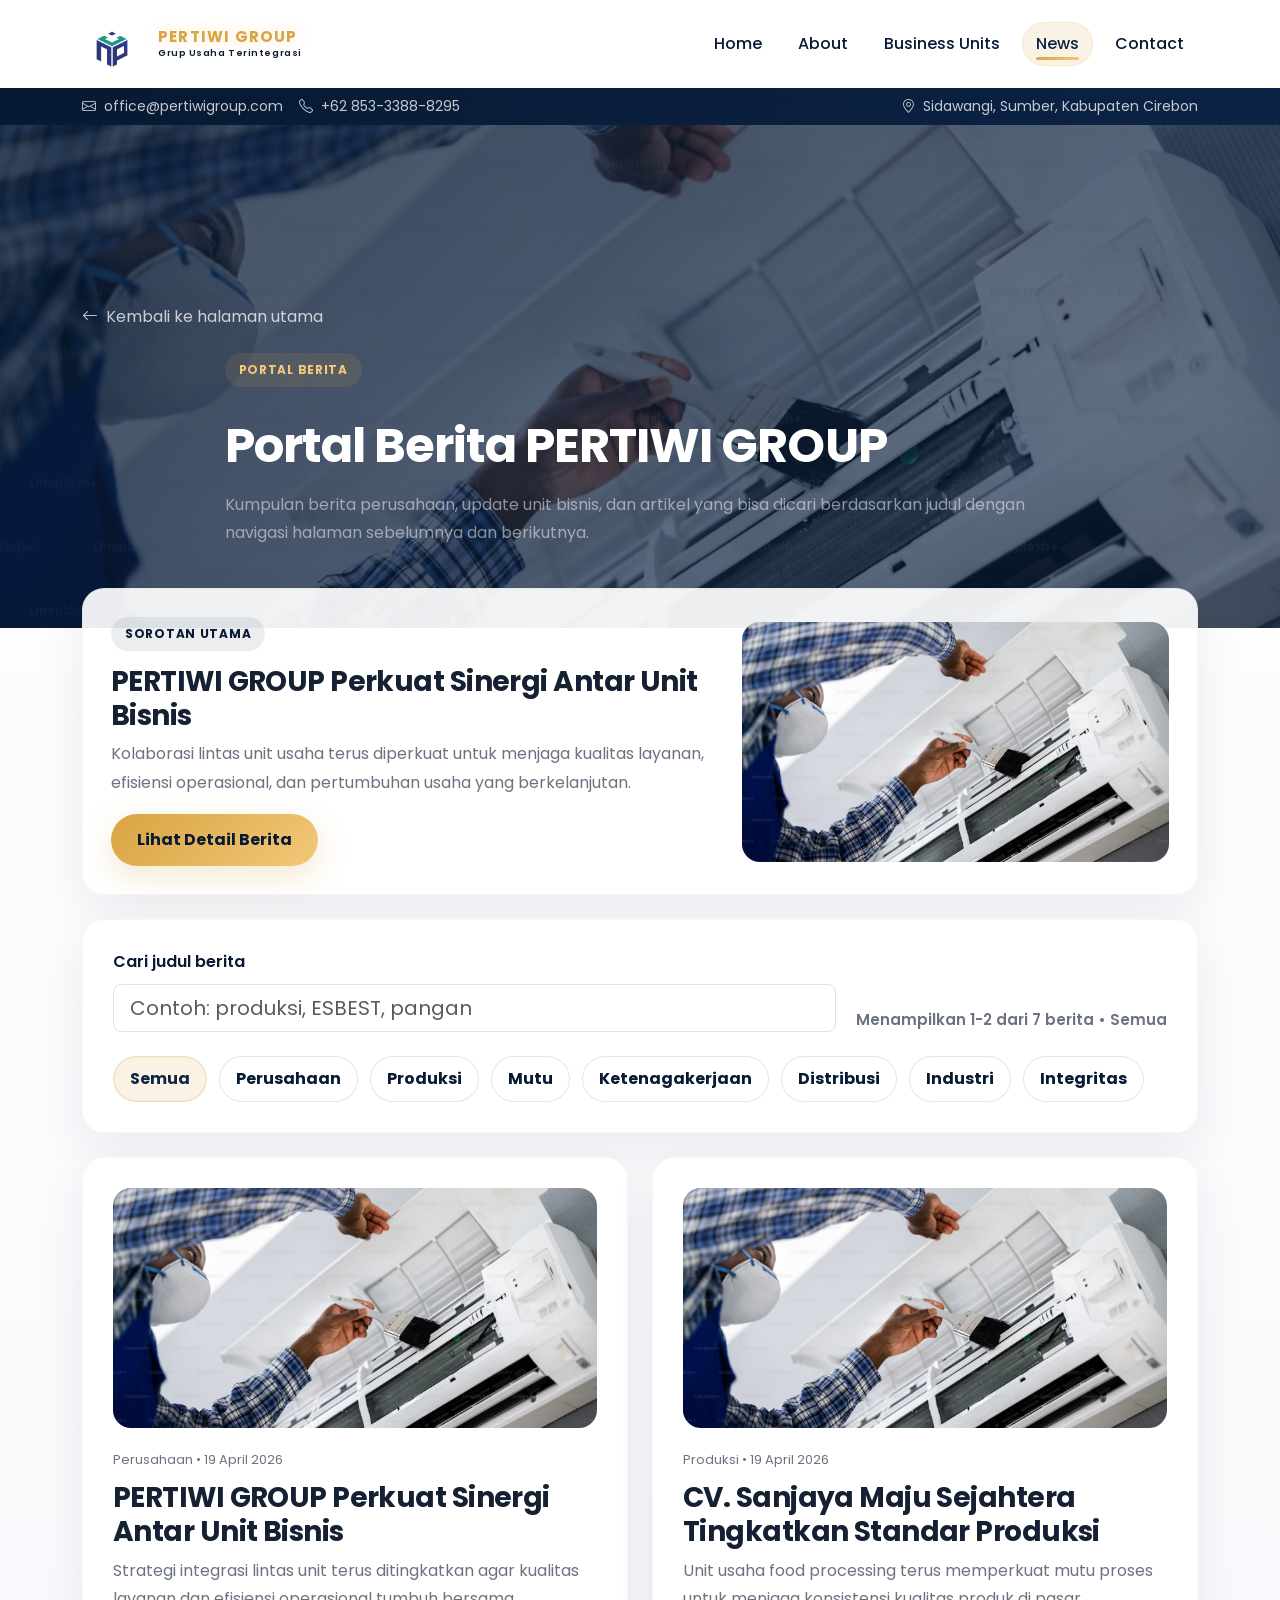
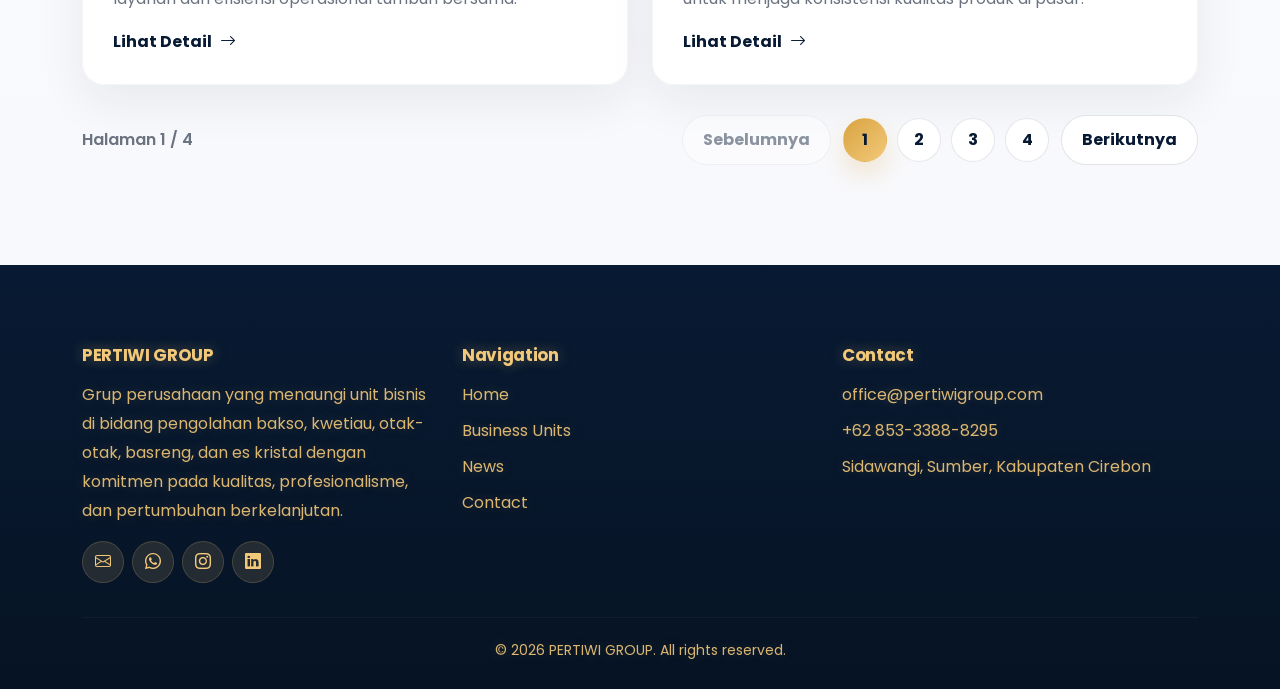
<file: portal-berita.html>
<!doctype html>
<html lang="id">
  <head>
    <meta charset="UTF-8" />
    <meta name="viewport" content="width=device-width, initial-scale=1.0" />
    <title>
      Portal Berita PERTIWI GROUP | Berita Perusahaan dan Unit Bisnis
    </title>
    <meta
      name="description"
      content="Portal berita resmi PERTIWI GROUP berisi informasi perusahaan, aktivitas unit bisnis, dan artikel industri dari PERTIWI GROUP di Cirebon."
    />
    <meta name="author" content="PERTIWI GROUP" />
    <meta name="robots" content="index,follow,max-image-preview:large" />
    <meta name="theme-color" content="#081a33" />
    <meta property="og:locale" content="id_ID" />
    <meta property="og:site_name" content="PERTIWI GROUP" />
    <meta property="og:type" content="website" />
    <meta
      property="og:title"
      content="Portal Berita PERTIWI GROUP | Berita Perusahaan dan Unit Bisnis"
    />
    <meta
      property="og:description"
      content="Portal berita resmi PERTIWI GROUP berisi informasi perusahaan, aktivitas unit bisnis, dan artikel industri dari PERTIWI GROUP di Cirebon."
    />
    <meta name="twitter:card" content="summary" />
    <meta
      name="twitter:title"
      content="Portal Berita PERTIWI GROUP | Berita Perusahaan dan Unit Bisnis"
    />
    <meta
      name="twitter:description"
      content="Portal berita resmi PERTIWI GROUP berisi informasi perusahaan, aktivitas unit bisnis, dan artikel industri dari PERTIWI GROUP di Cirebon."
    />

    <link rel="preconnect" href="https://fonts.googleapis.com" />
    <link rel="preconnect" href="https://fonts.gstatic.com" crossorigin />

    <link
      href="https://fonts.googleapis.com/css2?family=Poppins:wght@300;400;600;700&amp;display=swap"
      rel="stylesheet"
    />
    <link
      rel="stylesheet"
      href="https://cdnjs.cloudflare.com/ajax/libs/animate.css/4.1.1/animate.min.css"
    />
    <link
      href="https://cdn.jsdelivr.net/npm/bootstrap@5.3.3/dist/css/bootstrap.min.css"
      rel="stylesheet"
    />
    <link
      href="https://cdn.jsdelivr.net/npm/bootstrap-icons/font/bootstrap-icons.css"
      rel="stylesheet"
    />

    <link
      rel="shortcut icon"
      href="img/logo/logo-njp.jpeg"
      type="image/x-icon"
    />
    <link rel="stylesheet" href="css/style.css?v=20260922-2" />
  </head>
  <body>
    <div class="topbar py-2">
      <div
        class="container d-flex flex-wrap justify-content-between align-items-center gap-2 small text-white-50"
      >
        <div class="d-flex flex-wrap gap-3">
          <a class="topbar-link" href="mailto:office@pertiwigroup.com">
            <i class="bi bi-envelope me-2"></i>office@pertiwigroup.com
          </a>
          <a class="topbar-link" href="tel:+6285333888295">
            <i class="bi bi-telephone me-2"></i>+62 853-3388-8295
          </a>
        </div>
        <div>
          <a
            class="topbar-link"
            href="https://maps.google.com/?q=Seureuh+Beureum+Blok+Capar+03+Sidawangi+Sumber+Cirebon"
            target="_blank"
            rel="noopener noreferrer"
          >
            <i class="bi bi-geo-alt me-2"></i>Sidawangi, Sumber, Kabupaten
            Cirebon
          </a>
        </div>
      </div>
    </div>

    <nav
      class="navbar navbar-expand-lg fixed-top navbar-dark scrolled"
      id="mainNavbar"
    >
      <div class="container">
        <a
          class="navbar-brand fw-bold d-flex align-items-center gap-3"
          href="index.html#home"
        >
          <img
            src="img/logo/logo-njp.jpeg"
            alt="Logo PERTIWI GROUP"
            class="navbar-logo"
          />
          <span class="navbar-brand-text">
            <span class="navbar-brand-title">PERTIWI GROUP</span>
            <span class="navbar-brand-subtitle">Grup Usaha Terintegrasi</span>
          </span>
        </a>
        <button
          class="navbar-toggler border-0 shadow-none"
          type="button"
          data-bs-toggle="collapse"
          data-bs-target="#navbarNav"
          aria-controls="navbarNav"
          aria-expanded="false"
          aria-label="Buka navigasi"
        >
          <span><i class="bi bi-list fs-2"></i></span>
        </button>
        <div class="collapse navbar-collapse" id="navbarNav">
          <ul class="navbar-nav ms-auto align-items-lg-center gap-lg-2">
            <li class="nav-item">
              <a class="nav-link" href="index.html#home">Home</a>
            </li>
            <li class="nav-item">
              <a class="nav-link" href="index.html#about">About</a>
            </li>
            <li class="nav-item">
              <a class="nav-link" href="index.html#business">Business Units</a>
            </li>
            <li class="nav-item">
              <a
                class="nav-link active"
                href="portal-berita.html"
                aria-current="page"
                >News</a
              >
            </li>
            <li class="nav-item">
              <a class="nav-link" href="index.html#contact">Contact</a>
            </li>
          </ul>
        </div>
      </div>
    </nav>

    <header class="page-hero page-hero-news">
      <div class="container">
        <a class="breadcrumb-link" href="index.html#home">
          <i class="bi bi-arrow-left me-2"></i>Kembali ke halaman utama
        </a>
        <div class="row justify-content-center mt-4">
          <div class="col-xl-9">
            <span class="category-chip gold">Portal Berita</span>
            <h1 class="display-5 fw-bold mt-3">Portal Berita PERTIWI GROUP</h1>
            <p class="mt-3 mb-0 text-white-50">
              Kumpulan berita perusahaan, update unit bisnis, dan artikel yang
              bisa dicari berdasarkan judul dengan navigasi halaman sebelumnya
              dan berikutnya.
            </p>
          </div>
        </div>
      </div>
    </header>

    <main class="section-pad pt-0">
      <div class="container article-wrapper">
        <div class="feature-news premium-card mb-4">
          <div class="row align-items-center g-4">
            <div class="col-lg-7">
              <span class="category-chip">Sorotan Utama</span>
              <h3>PERTIWI GROUP Perkuat Sinergi Antar Unit Bisnis</h3>
              <p>
                Kolaborasi lintas unit usaha terus diperkuat untuk menjaga
                kualitas layanan, efisiensi operasional, dan pertumbuhan usaha
                yang berkelanjutan.
              </p>
              <a href="news/berita-detail.html" class="btn btn-gold"
                >Lihat Detail Berita</a
              >
            </div>
            <div class="col-lg-5">
              <div class="image-frame shadow-none mb-0">
                <img
                  src="img/logo/hero.jpg"
                  alt="Sorotan berita utama PERTIWI GROUP"
                />
              </div>
            </div>
          </div>
        </div>

        <div class="premium-card mb-4">
          <div class="portal-toolbar">
            <div class="portal-search-group">
              <label for="searchPortalNews">Cari judul berita</label>
              <input
                type="text"
                id="searchPortalNews"
                class="form-control form-control-lg"
                placeholder="Contoh: produksi, ESBEST, pangan"
              />
            </div>
            <div id="portalResultsInfo" class="portal-results-info">
              Menampilkan 1-2 dari 7 berita
            </div>
          </div>
          <div
            class="portal-filter-group mt-4"
            id="portalCategoryFilters"
            aria-label="Filter kategori berita"
          >
            <button
              type="button"
              class="portal-filter-btn active"
              data-news-filter="all"
            >
              Semua
            </button>
            <button
              type="button"
              class="portal-filter-btn"
              data-news-filter="perusahaan"
            >
              Perusahaan
            </button>
            <button
              type="button"
              class="portal-filter-btn"
              data-news-filter="produksi"
            >
              Produksi
            </button>
            <button
              type="button"
              class="portal-filter-btn"
              data-news-filter="mutu"
            >
              Mutu
            </button>
            <button
              type="button"
              class="portal-filter-btn"
              data-news-filter="ketenagakerjaan"
            >
              Ketenagakerjaan
            </button>
            <button
              type="button"
              class="portal-filter-btn"
              data-news-filter="distribusi"
            >
              Distribusi
            </button>
            <button
              type="button"
              class="portal-filter-btn"
              data-news-filter="industri"
            >
              Industri
            </button>
            <button
              type="button"
              class="portal-filter-btn"
              data-news-filter="integritas"
            >
              Integritas
            </button>
          </div>
        </div>

        <div class="row g-4" id="portalNewsList" data-page-size="2">
          <div
            class="col-md-6 portal-news-item"
            data-news-title="PERTIWI GROUP Perkuat Sinergi Antar Unit Bisnis"
            data-news-category="perusahaan"
          >
            <article class="premium-card news-card h-100">
              <div class="image-frame">
                <img src="img/logo/hero.jpg" alt="Sinergi antar unit bisnis" />
              </div>
              <div class="portal-news-meta">Perusahaan • 19 April 2026</div>
              <h3>PERTIWI GROUP Perkuat Sinergi Antar Unit Bisnis</h3>
              <p>
                Strategi integrasi lintas unit terus ditingkatkan agar kualitas
                layanan dan efisiensi operasional tumbuh bersama.
              </p>
              <a href="news/berita-detail.html" class="link-arrow"
                >Lihat Detail <i class="bi bi-arrow-right"></i
              ></a>
            </article>
          </div>

          <div
            class="col-md-6 portal-news-item"
            data-news-title="CV. Sanjaya Maju Sejahtera Tingkatkan Standar Produksi"
            data-news-category="produksi"
          >
            <article class="premium-card news-card h-100">
              <div class="image-frame">
                <img src="img/logo/hero.jpg" alt="Standar produksi SMS" />
              </div>
              <div class="portal-news-meta">Produksi • 19 April 2026</div>
              <h3>CV. Sanjaya Maju Sejahtera Tingkatkan Standar Produksi</h3>
              <p>
                Unit usaha food processing terus memperkuat mutu proses untuk
                menjaga konsistensi kualitas produk di pasar.
              </p>
              <a href="news/berita-produksi-sms.html" class="link-arrow"
                >Lihat Detail <i class="bi bi-arrow-right"></i
              ></a>
            </article>
          </div>

          <div
            class="col-md-6 portal-news-item"
            data-news-title="TEMBUS AUDIT BPOM: CV Sanjaya Maju Sejahtera Raih Peringkat B CPPOB (Cara Produksi Pangan Olahan yang Baik), Komitmen Gaspol Menuju Standar Lebih Tinggi"
            data-news-category="mutu"
          >
            <article class="premium-card news-card h-100">
              <div class="image-frame portal-news-photo">
                <img
                  src="img/logo/AC-Cassette.jpg"
                  alt="Audit CPPOB BPOM CV Sanjaya Maju Sejahtera"
                />
              </div>
              <div class="portal-news-meta">
                Mutu &amp; Keamanan Pangan • 5 Maret 2026
              </div>
              <h3>CV Sanjaya Maju Sejahtera Raih Peringkat B CPPOB</h3>
              <p>
                Hasil audit BPOM menjadi dorongan untuk memperkuat sistem
                produksi, pengendalian mutu, dan budaya keamanan pangan.
              </p>
              <a href="news/berita-hasil-bpom.html" class="link-arrow"
                >Lihat Detail <i class="bi bi-arrow-right"></i
              ></a>
            </article>
          </div>

          <div
            class="col-md-6 portal-news-item"
            data-news-title="PATUH &amp; BERBENAH: Pemeriksaan Ketenagakerjaan di CV Sanjaya Maju Sejahtera Dorong Peningkatan Sistem dan Kepatuhan"
            data-news-category="ketenagakerjaan"
          >
            <article class="premium-card news-card h-100">
              <div class="image-frame portal-news-photo">
                <img
                  src="img/logo/hero.jpg"
                  alt="Pemeriksaan ketenagakerjaan di CV Sanjaya Maju Sejahtera"
                />
              </div>
              <div class="portal-news-meta">
                Ketenagakerjaan • 14 Januari 2026
              </div>
              <h3>Pemeriksaan Ketenagakerjaan Dorong Sistem Lebih Patuh</h3>
              <p>
                CV Sanjaya Maju Sejahtera menindaklanjuti pemeriksaan melalui
                penguatan administrasi, dokumentasi, dan kepatuhan regulasi.
              </p>
              <a href="news/berita-audit-tenaga-kerja.html" class="link-arrow"
                >Lihat Detail <i class="bi bi-arrow-right"></i
              ></a>
            </article>
          </div>

          <div
            class="col-md-6 portal-news-item"
            data-news-title="ESBEST Perluas Layanan Distribusi Es Kristal"
            data-news-category="distribusi"
          >
            <article class="premium-card news-card h-100">
              <div class="image-frame">
                <img src="img/logo/hero.jpg" alt="Distribusi ESBEST" />
              </div>
              <div class="portal-news-meta">Distribusi • 19 April 2026</div>
              <h3>ESBEST Perluas Layanan Distribusi Es Kristal</h3>
              <p>
                Perluasan layanan dilakukan untuk menjawab kebutuhan pasar yang
                semakin berkembang dari sektor usaha dan industri.
              </p>
              <a href="news/berita-distribusi-esbest.html" class="link-arrow"
                >Lihat Detail <i class="bi bi-arrow-right"></i
              ></a>
            </article>
          </div>

          <div
            class="col-md-6 portal-news-item"
            data-news-title="SINERGI INDUSTRI & PENDIDIKAN: PT Bersama Bangun Pangan dan CV Sanjaya Maju Sejahtera Gandeng SMKN 6 Kuningan Tingkatkan Kompetensi Siswa Lewat PKL"
            data-news-category="industri"
          >
            <article class="premium-card news-card h-100">
              <div class="image-frame portal-news-photo">
                <img
                  src="img/logo/hero.jpg"
                  alt="Kerja sama industri dan pendidikan bersama SMKN 6 Kuningan"
                />
              </div>
              <div class="portal-news-meta">
                Industri &amp; Pendidikan • 19 April 2026
              </div>
              <h3>Sinergi Industri &amp; Pendidikan Lewat Program PKL</h3>
              <p>
                PT Bersama Bangun Pangan dan CV Sanjaya Maju Sejahtera
                menggandeng SMKN 6 Kuningan untuk meningkatkan kompetensi siswa.
              </p>
              <a
                href="news/berita-industri&amp;pendidikan.html"
                class="link-arrow"
                >Lihat Detail <i class="bi bi-arrow-right"></i
              ></a>
            </article>
          </div>

          <div
            class="col-md-6 portal-news-item"
            data-news-title="PERTIWI GROUP KOMITMEN KERJA DI HOTEL PATRA CIREBON: SATU VISI, SATU INTEGRITAS, SATU TUJUAN"
            data-news-category="integritas"
          >
            <article class="premium-card news-card h-100">
              <div class="image-frame portal-news-photo">
                <img
                  src="img/logo/hero.jpg"
                  alt="Kegiatan komitmen kerja PERTIWI GROUP di Hotel Patra Cirebon"
                />
              </div>
              <div class="portal-news-meta">Integritas • 8 Februari 2026</div>
              <h3>Komitmen Kerja PERTIWI GROUP di Hotel Patra Cirebon</h3>
              <p>
                Penandatanganan pakta integritas memperkuat budaya kerja
                profesional, transparan, dan selaras lintas unit usaha.
              </p>
              <a href="news/berita-integritas.html" class="link-arrow"
                >Lihat Detail <i class="bi bi-arrow-right"></i
              ></a>
            </article>
          </div>
        </div>

        <div id="portalNewsEmptyState" class="portal-empty-state d-none">
          Tidak ada judul berita yang cocok dengan pencarian tersebut.
        </div>

        <div class="portal-pagination">
          <div id="portalPageInfo" class="portal-page-info">Halaman 1 / 4</div>
          <div class="portal-pagination-actions">
            <button type="button" id="portalPrev" class="portal-nav-btn">
              Sebelumnya
            </button>
            <div id="portalPageNumbers" class="portal-page-numbers"></div>
            <button type="button" id="portalNext" class="portal-nav-btn">
              Berikutnya
            </button>
          </div>
        </div>
      </div>
    </main>

    <footer class="footer-section">
      <div class="container">
        <div class="row g-4">
          <div class="col-lg-4">
            <h4 class="text-white fw-bold mb-3">PERTIWI GROUP</h4>
            <p class="text-white-50">
              Grup perusahaan yang menaungi unit bisnis di bidang pengolahan
              bakso, kwetiau, otak-otak, basreng, dan es kristal dengan komitmen
              pada kualitas, profesionalisme, dan pertumbuhan berkelanjutan.
            </p>
            <div class="d-flex gap-2 mt-3">
              <a
                href="mailto:office@pertiwigroup.com"
                class="social-btn"
                aria-label="Kirim email ke PERTIWI GROUP"
                ><i class="bi bi-envelope"></i
              ></a>
              <a
                href="https://wa.me/6285333888295"
                target="_blank"
                rel="noopener noreferrer"
                class="social-btn"
                aria-label="Hubungi PERTIWI GROUP via WhatsApp"
                ><i class="bi bi-whatsapp"></i
              ></a>
              <a
                href="https://wa.me/6285333888295"
                target="_blank"
                rel="noopener noreferrer"
                class="social-btn"
                aria-label="Kunjungi Instagram PERTIWI GROUP"
                ><i class="bi bi-instagram"></i
              ></a>
              <a
                href="https://maps.google.com/?q=Cipta+Regency+Tukmudal+Cirebon"
                target="_blank"
                rel="noopener noreferrer"
                class="social-btn"
                aria-label="Kunjungi LinkedIn PERTIWI GROUP"
                ><i class="bi bi-linkedin"></i
              ></a>
            </div>
          </div>
          <div class="col-lg-4">
            <h5 class="footer-title">Navigation</h5>
            <ul class="footer-links">
              <li><a href="index.html#home">Home</a></li>
              <li><a href="index.html#business">Business Units</a></li>
              <li><a href="portal-berita.html">News</a></li>
              <li><a href="index.html#contact">Contact</a></li>
            </ul>
          </div>
          <div class="col-lg-4">
            <h5 class="footer-title">Contact</h5>
            <ul class="footer-links">
              <li>
                <a
                  class="footer-contact-link"
                  href="mailto:office@pertiwigroup.com"
                  >office@pertiwigroup.com</a
                >
              </li>
              <li>
                <a class="footer-contact-link" href="tel:+6285333888295"
                  >+62 853-3388-8295</a
                >
              </li>
              <li>
                <a
                  class="footer-contact-link"
                  href="https://maps.google.com/?q=Seureuh+Beureum+Blok+Capar+03+Sidawangi+Sumber+Cirebon"
                  target="_blank"
                  rel="noopener noreferrer"
                  >Sidawangi, Sumber, Kabupaten Cirebon</a
                >
              </li>
            </ul>
          </div>
        </div>
        <hr class="footer-divider" />
        <div class="text-center text-white-50 small">
          &copy; <span id="currentYear">2026</span> PERTIWI GROUP. All rights
          reserved.
        </div>
      </div>
    </footer>

    <button class="back-to-top" id="backToTop" aria-label="Kembali ke atas">
      <i class="bi bi-arrow-up"></i>
    </button>

    <script src="https://cdn.jsdelivr.net/npm/bootstrap@5.3.3/dist/js/bootstrap.bundle.min.js"></script>
    <script src="js/main.js?v=20260922-2"></script>
  </body>
</html>
</file>
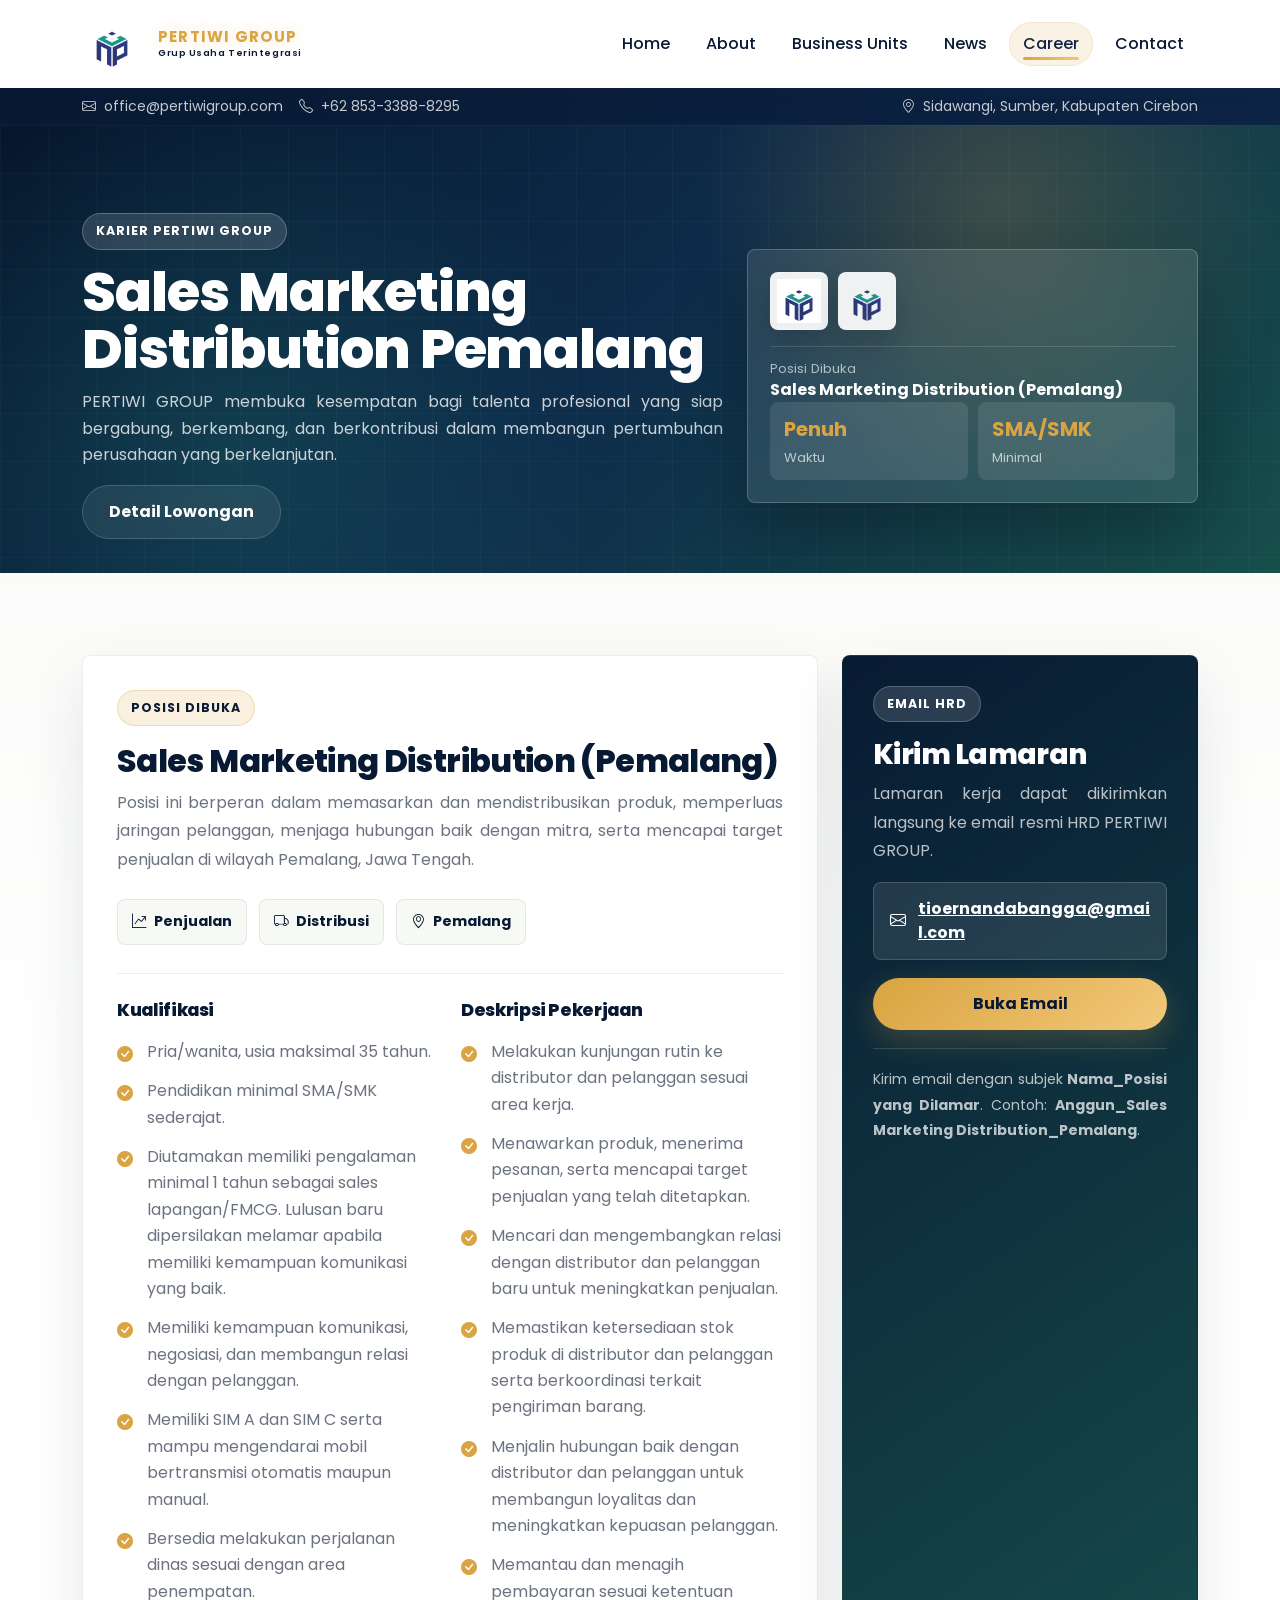
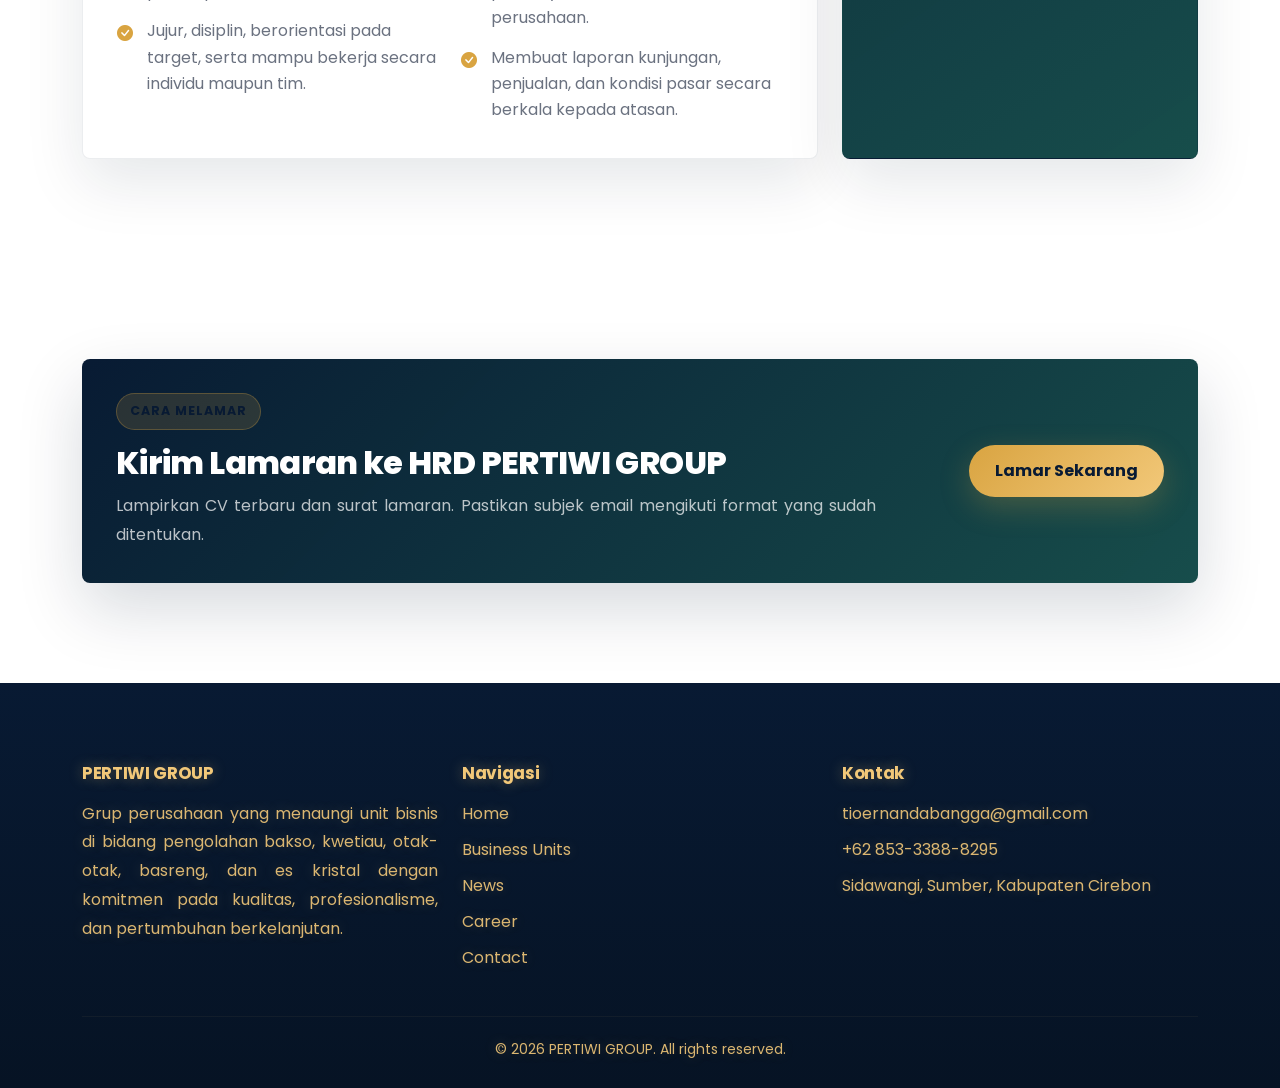
<file: career/Lamaran-kerja.html>
<!doctype html>
<html lang="id">
  <head>
    <meta charset="UTF-8" />
    <meta name="viewport" content="width=device-width, initial-scale=1.0" />
    <title>Career PERTIWI GROUP | Sales Marketing Distribution Pemalang</title>
    <meta
      name="description"
      content="Lowongan Sales Marketing Distribution PERTIWI GROUP untuk wilayah Pemalang, Jawa Tengah. Kirim lamaran melalui email resmi HRD."
    />
    <meta name="author" content="PERTIWI GROUP" />
    <meta name="robots" content="index,follow,max-image-preview:large" />
    <meta name="theme-color" content="#081a33" />
    <meta property="og:locale" content="id_ID" />
    <meta property="og:site_name" content="PERTIWI GROUP" />
    <meta property="og:type" content="website" />
    <meta
      property="og:title"
      content="Career PERTIWI GROUP | Sales Marketing Distribution Pemalang"
    />
    <meta
      property="og:description"
      content="PERTIWI GROUP membuka lowongan Sales Marketing Distribution untuk wilayah Pemalang, Jawa Tengah."
    />
    <meta name="twitter:card" content="summary" />
    <meta
      name="twitter:title"
      content="Career PERTIWI GROUP | Sales Marketing Distribution Pemalang"
    />
    <meta
      name="twitter:description"
      content="PERTIWI GROUP membuka lowongan Sales Marketing Distribution untuk wilayah Pemalang, Jawa Tengah."
    />

    <link rel="preconnect" href="https://fonts.googleapis.com" />
    <link rel="preconnect" href="https://fonts.gstatic.com" crossorigin />

    <link
      href="https://fonts.googleapis.com/css2?family=Poppins:wght@300;400;600;700&amp;display=swap"
      rel="stylesheet"
    />
    <link
      rel="stylesheet"
      href="https://cdnjs.cloudflare.com/ajax/libs/animate.css/4.1.1/animate.min.css"
    />
    <link
      href="https://cdn.jsdelivr.net/npm/bootstrap@5.3.3/dist/css/bootstrap.min.css"
      rel="stylesheet"
    />
    <link
      href="https://cdn.jsdelivr.net/npm/bootstrap-icons/font/bootstrap-icons.css"
      rel="stylesheet"
    />

    <link
      rel="shortcut icon"
      href="../img/logo/logo-njp.jpeg"
      type="image/x-icon"
    />
    <link rel="stylesheet" href="../css/style.css?v=20260922-2" />
  </head>
  <body class="career-page">
    <div class="topbar py-2">
      <div
        class="container d-flex flex-wrap justify-content-between align-items-center gap-2 small text-white-50"
      >
        <div class="d-flex flex-wrap gap-3">
          <a class="topbar-link" href="mailto:office@pertiwigroup.com">
            <i class="bi bi-envelope me-2"></i>office@pertiwigroup.com
          </a>
          <a class="topbar-link" href="tel:+6285333888295">
            <i class="bi bi-telephone me-2"></i>+62 853-3388-8295
          </a>
        </div>
        <div>
          <a
            class="topbar-link"
            href="https://maps.google.com/?q=Seureuh+Beureum+Blok+Capar+03+Sidawangi+Sumber+Cirebon"
            target="_blank"
            rel="noopener noreferrer"
          >
            <i class="bi bi-geo-alt me-2"></i>Sidawangi, Sumber, Kabupaten
            Cirebon
          </a>
        </div>
      </div>
    </div>

    <nav
      class="navbar navbar-expand-lg fixed-top navbar-dark scrolled"
      id="mainNavbar"
    >
      <div class="container">
        <a
          class="navbar-brand fw-bold d-flex align-items-center gap-3"
          href="../index.html#home"
        >
          <img
            src="../img/logo/logo-njp.jpeg"
            alt="Logo PERTIWI GROUP"
            class="navbar-logo"
          />
          <span class="navbar-brand-text">
            <span class="navbar-brand-title">PERTIWI GROUP</span>
            <span class="navbar-brand-subtitle">Grup Usaha Terintegrasi</span>
          </span>
        </a>
        <button
          class="navbar-toggler border-0 shadow-none"
          type="button"
          data-bs-toggle="collapse"
          data-bs-target="#navbarNav"
          aria-controls="navbarNav"
          aria-expanded="false"
          aria-label="Buka navigasi"
        >
          <span><i class="bi bi-list fs-2"></i></span>
        </button>
        <div class="collapse navbar-collapse" id="navbarNav">
          <ul class="navbar-nav ms-auto align-items-lg-center gap-lg-2">
            <li class="nav-item">
              <a class="nav-link" href="../index.html#home">Home</a>
            </li>
            <li class="nav-item">
              <a class="nav-link" href="../index.html#about">About</a>
            </li>
            <li class="nav-item">
              <a class="nav-link" href="../index.html#business"
                >Business Units</a
              >
            </li>
            <li class="nav-item">
              <a class="nav-link" href="../portal-berita.html">News</a>
            </li>
            <li class="nav-item">
              <a
                class="nav-link active"
                href="Lamaran-kerja.html"
                aria-current="page"
                >Career</a
              >
            </li>
            <li class="nav-item">
              <a class="nav-link" href="../index.html#contact">Contact</a>
            </li>
          </ul>
        </div>
      </div>
    </nav>

    <header class="career-hero">
      <div class="career-hero-overlay" aria-hidden="true"></div>
      <div class="container position-relative">
        <div class="row align-items-center g-4 career-hero-content">
          <div class="col-lg-7">
            <span class="career-pill">Karier PERTIWI GROUP</span>
            <h1>Sales Marketing Distribution Pemalang</h1>
            <p>
              PERTIWI GROUP membuka kesempatan bagi talenta profesional yang
              siap bergabung, berkembang, dan berkontribusi dalam membangun
              pertumbuhan perusahaan yang berkelanjutan.
            </p>
            <div class="d-flex flex-wrap gap-3 mt-3">
              <a class="btn btn-glass" href="#detail-lowongan"
                >Detail Lowongan</a
              >
            </div>
          </div>
          <div class="col-lg-5">
            <div class="career-hero-panel">
              <div class="career-logo-row" aria-label="Logo perusahaan">
                <span class="career-logo-box">
                  <img
                    src="../img/logo/logo-njp.jpeg"
                    alt="Logo PERTIWI GROUP"
                  />
                </span>
                <span class="career-logo-box">
                  <img
                    src="../img/logo/logo-njp.png"
                    alt="Logo CV Sanjaya Maju Sejahtera"
                  />
                </span>
              </div>
              <div class="career-panel-header career-panel-position">
                <div>
                  <span>Posisi Dibuka</span>
                  <strong>Sales Marketing Distribution (Pemalang)</strong>
                </div>
              </div>
              <div class="career-hero-stats">
                <div>
                  <strong>Penuh</strong>
                  <span>Waktu</span>
                </div>
                <div>
                  <strong>SMA/SMK</strong>
                  <span>Minimal</span>
                </div>
              </div>
            </div>
          </div>
        </div>
      </div>
    </header>

    <main>
      <section class="section-pad career-overview-section" id="detail-lowongan">
        <div class="container">
          <div class="row g-4 align-items-stretch">
            <div class="col-lg-8">
              <article class="career-card h-100">
                <span class="career-section-label">Posisi Dibuka</span>
                <h2 class="mt-3">Sales Marketing Distribution (Pemalang)</h2>
                <p>
                  Posisi ini berperan dalam memasarkan dan mendistribusikan
                  produk, memperluas jaringan pelanggan, menjaga hubungan baik
                  dengan mitra, serta mencapai target penjualan di wilayah
                  Pemalang, Jawa Tengah.
                </p>
                <div class="career-job-tags">
                  <span
                    ><i class="bi bi-graph-up-arrow" aria-hidden="true"></i>
                    Penjualan</span
                  >
                  <span
                    ><i class="bi bi-truck" aria-hidden="true"></i>
                    Distribusi</span
                  >
                  <span
                    ><i class="bi bi-geo-alt" aria-hidden="true"></i>
                    Pemalang</span
                  >
                </div>

                <div class="career-inline-details">
                  <div class="career-inline-list">
                    <h3>Kualifikasi</h3>
                    <ul class="career-list">
                      <li>Pria/wanita, usia maksimal 35 tahun.</li>
                      <li>Pendidikan minimal SMA/SMK sederajat.</li>
                      <li>
                        Diutamakan memiliki pengalaman minimal 1 tahun sebagai
                        sales lapangan/FMCG. Lulusan baru dipersilakan melamar
                        apabila memiliki kemampuan komunikasi yang baik.
                      </li>
                      <li>
                        Memiliki kemampuan komunikasi, negosiasi, dan membangun
                        relasi dengan pelanggan.
                      </li>
                      <li>
                        Memiliki SIM A dan SIM C serta mampu mengendarai mobil
                        bertransmisi otomatis maupun manual.
                      </li>
                      <li>
                        Bersedia melakukan perjalanan dinas sesuai dengan area
                        penempatan.
                      </li>
                      <li>
                        Jujur, disiplin, berorientasi pada target, serta mampu
                        bekerja secara individu maupun tim.
                      </li>
                    </ul>
                  </div>

                  <div class="career-inline-list">
                    <h3>Deskripsi Pekerjaan</h3>
                    <ul class="career-list">
                      <li>
                        Melakukan kunjungan rutin ke distributor dan pelanggan
                        sesuai area kerja.
                      </li>
                      <li>
                        Menawarkan produk, menerima pesanan, serta mencapai
                        target penjualan yang telah ditetapkan.
                      </li>
                      <li>
                        Mencari dan mengembangkan relasi dengan distributor dan
                        pelanggan baru untuk meningkatkan penjualan.
                      </li>
                      <li>
                        Memastikan ketersediaan stok produk di distributor dan
                        pelanggan serta berkoordinasi terkait pengiriman barang.
                      </li>
                      <li>
                        Menjalin hubungan baik dengan distributor dan pelanggan
                        untuk membangun loyalitas dan meningkatkan kepuasan
                        pelanggan.
                      </li>
                      <li>
                        Memantau dan menagih pembayaran sesuai ketentuan
                        perusahaan.
                      </li>
                      <li>
                        Membuat laporan kunjungan, penjualan, dan kondisi pasar
                        secara berkala kepada atasan.
                      </li>
                    </ul>
                  </div>
                </div>
              </article>
            </div>

            <div class="col-lg-4">
              <aside class="career-apply-panel h-100">
                <span class="career-section-label light">Email HRD</span>
                <h3 class="mt-3">Kirim Lamaran</h3>
                <p>
                  Lamaran kerja dapat dikirimkan langsung ke email resmi HRD
                  PERTIWI GROUP.
                </p>
                <a
                  class="career-apply-email"
                  href="mailto:tioernandabangga@gmail.com"
                >
                  <i class="bi bi-envelope" aria-hidden="true"></i>
                  tioernandabangga@gmail.com
                </a>
                <a
                  class="btn btn-gold w-100"
                  href="mailto:tioernandabangga@gmail.com?subject=Nama_Sales%20Marketing%20Distribution_Pemalang"
                  >Buka Email</a
                >
                <p class="career-note mb-0">
                  Kirim email dengan subjek
                  <b>Nama_Posisi yang Dilamar</b>. Contoh:
                  <b>Anggun_Sales Marketing Distribution_Pemalang</b>.
                </p>
              </aside>
            </div>
          </div>
        </div>
      </section>

      <section class="section-pad career-open-section">
        <div class="container">
          <div class="career-apply-strip">
            <div>
              <span class="career-section-label">Cara Melamar</span>
              <h2>Kirim Lamaran ke HRD PERTIWI GROUP</h2>
              <p>
                Lampirkan CV terbaru dan surat lamaran. Pastikan subjek email
                mengikuti format yang sudah ditentukan.
              </p>
            </div>
            <a
              class="btn btn-gold"
              href="mailto:tioernandabangga@gmail.com?subject=Nama_Sales%20Marketing%20Distribution_Pemalang"
              >Lamar Sekarang</a
            >
          </div>
        </div>
      </section>
    </main>

    <footer class="footer-section">
      <div class="container">
        <div class="row g-4">
          <div class="col-lg-4">
            <h4 class="text-white fw-bold mb-3">PERTIWI GROUP</h4>
            <p class="text-white-50">
              Grup perusahaan yang menaungi unit bisnis di bidang pengolahan
              bakso, kwetiau, otak-otak, basreng, dan es kristal dengan komitmen
              pada kualitas, profesionalisme, dan pertumbuhan berkelanjutan.
            </p>
          </div>
          <div class="col-lg-4">
            <h5 class="footer-title">Navigasi</h5>
            <ul class="footer-links">
              <li><a href="../index.html#home">Home</a></li>
              <li><a href="../index.html#business">Business Units</a></li>
              <li><a href="../portal-berita.html">News</a></li>
              <li><a href="Lamaran-kerja.html">Career</a></li>
              <li><a href="../index.html#contact">Contact</a></li>
            </ul>
          </div>
          <div class="col-lg-4">
            <h5 class="footer-title">Kontak</h5>
            <ul class="footer-links">
              <li>
                <a
                  class="footer-contact-link"
                  href="mailto:tioernandabangga@gmail.com"
                  >tioernandabangga@gmail.com</a
                >
              </li>
              <li>
                <a class="footer-contact-link" href="tel:+6285333888295"
                  >+62 853-3388-8295</a
                >
              </li>
              <li>
                <a
                  class="footer-contact-link"
                  href="https://maps.google.com/?q=Seureuh+Beureum+Blok+Capar+03+Sidawangi+Sumber+Cirebon"
                  target="_blank"
                  rel="noopener noreferrer"
                  >Sidawangi, Sumber, Kabupaten Cirebon</a
                >
              </li>
            </ul>
          </div>
        </div>
        <hr class="footer-divider" />
        <div class="text-center text-white-50 small">
          &copy; <span id="currentYear">2026</span> PERTIWI GROUP. All rights
          reserved.
        </div>
      </div>
    </footer>

    <button class="back-to-top" id="backToTop" aria-label="Kembali ke atas">
      <i class="bi bi-arrow-up"></i>
    </button>

    <script src="https://cdn.jsdelivr.net/npm/bootstrap@5.3.3/dist/js/bootstrap.bundle.min.js"></script>
    <script src="../js/main.js?v=20260922-2"></script>
  </body>
</html>
</file>
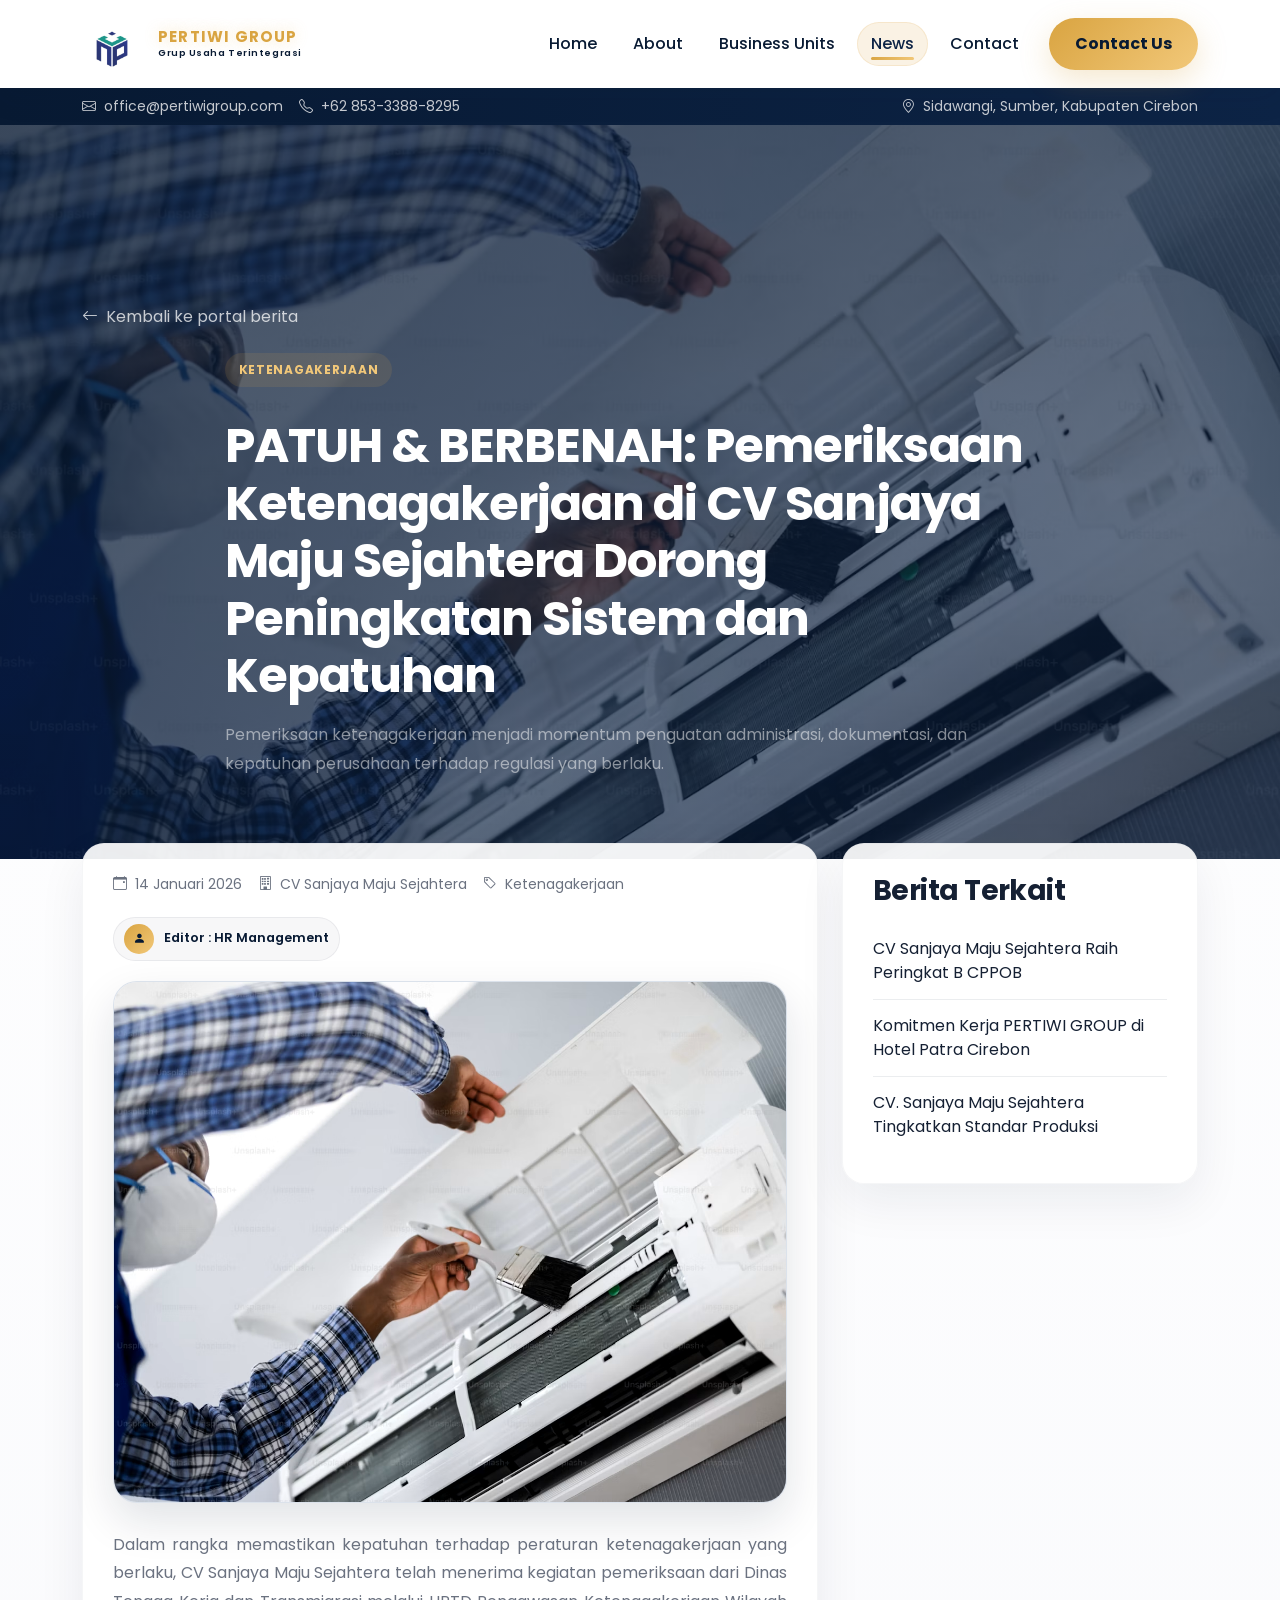
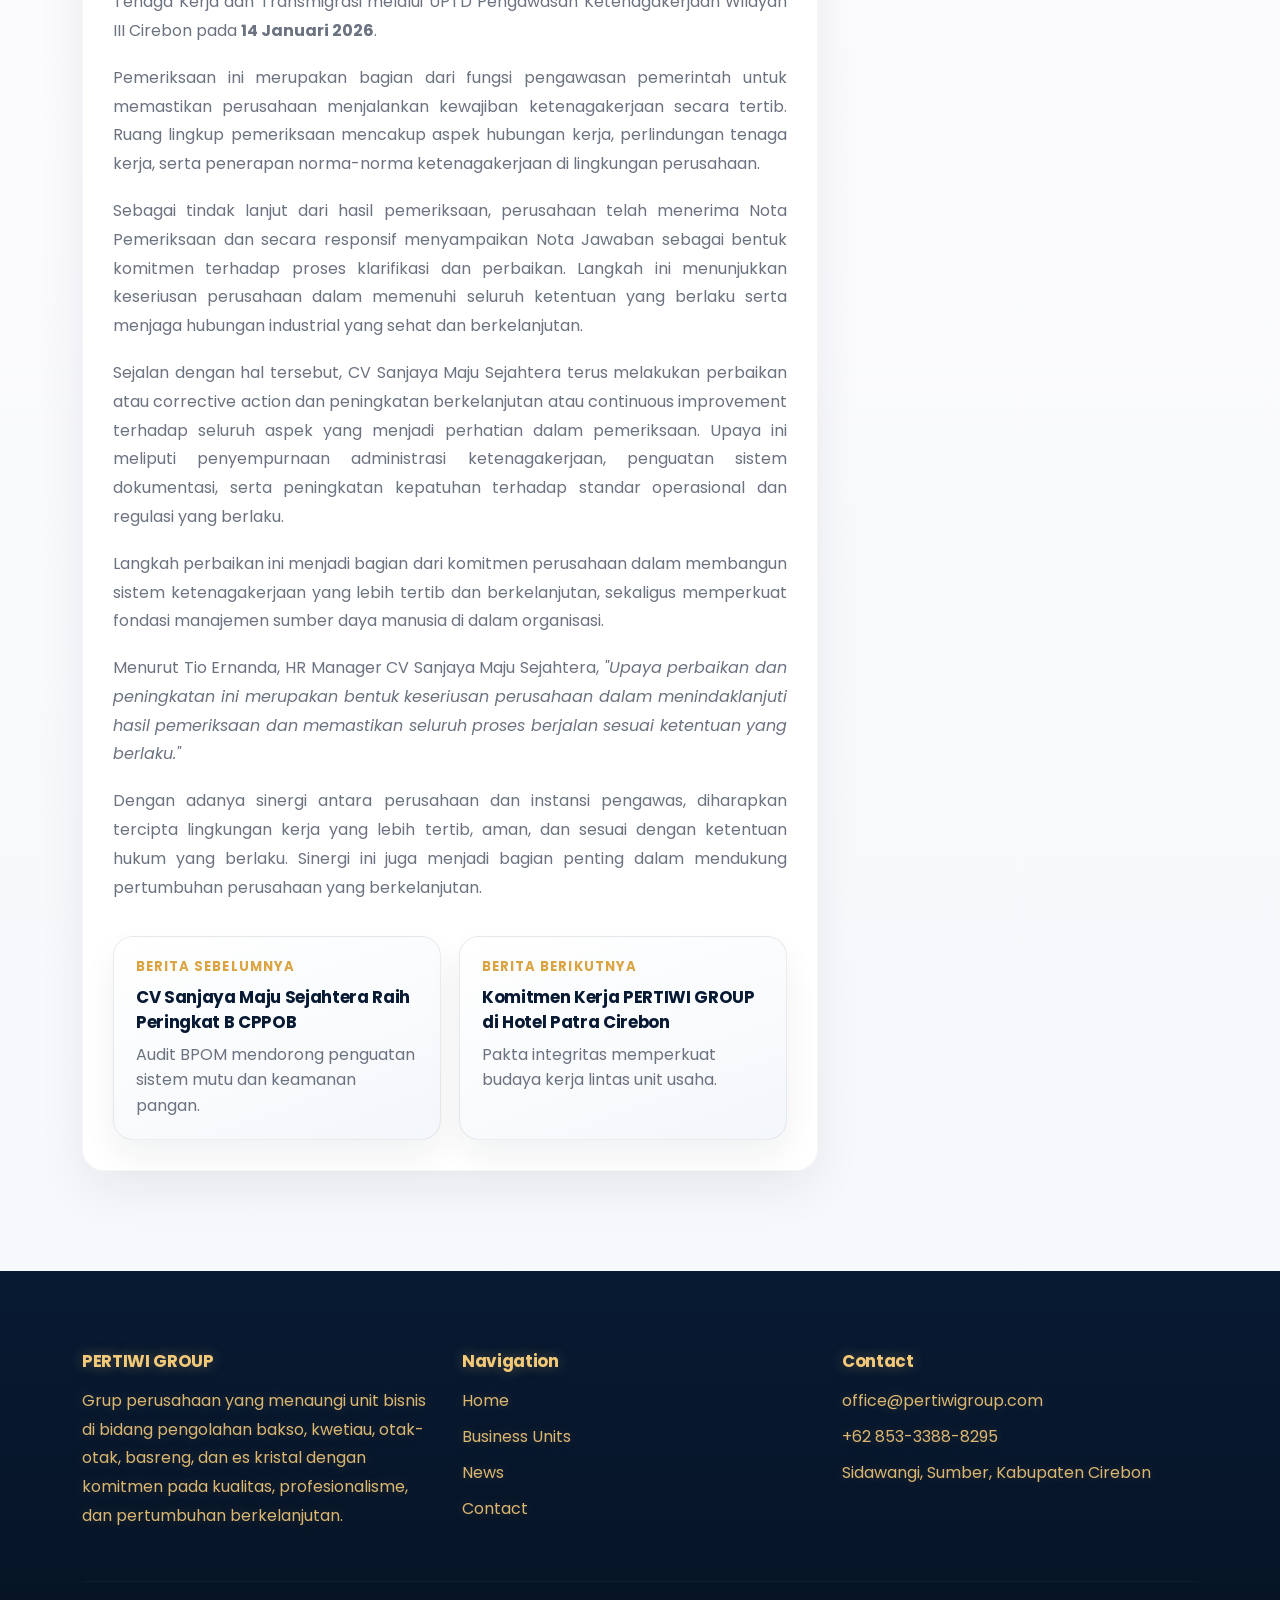
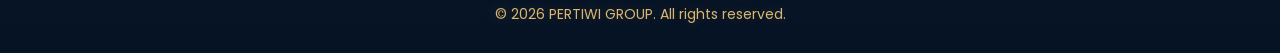
<file: news/berita-audit-tenaga-kerja.html>
<!doctype html>
<html lang="id">
  <head>
    <meta charset="UTF-8" />
    <meta name="viewport" content="width=device-width, initial-scale=1.0" />
    <title>Berita PERTIWI GROUP | Pemeriksaan Ketenagakerjaan CV SMS</title>
    <meta
      name="description"
      content="Berita resmi PERTIWI GROUP tentang pemeriksaan ketenagakerjaan di CV Sanjaya Maju Sejahtera dan komitmen perusahaan terhadap peningkatan sistem kepatuhan."
    />
    <meta name="author" content="PERTIWI GROUP" />
    <meta name="robots" content="index,follow,max-image-preview:large" />
    <meta name="theme-color" content="#081a33" />
    <meta property="og:locale" content="id_ID" />
    <meta property="og:site_name" content="PERTIWI GROUP" />
    <meta property="og:type" content="article" />
    <meta
      property="og:title"
      content="Berita PERTIWI GROUP | Pemeriksaan Ketenagakerjaan CV SMS"
    />
    <meta
      property="og:description"
      content="Berita resmi PERTIWI GROUP tentang pemeriksaan ketenagakerjaan di CV Sanjaya Maju Sejahtera dan komitmen perusahaan terhadap peningkatan sistem kepatuhan."
    />
    <meta property="article:published_time" content="2026-01-14" />
    <meta name="twitter:card" content="summary" />
    <meta
      name="twitter:title"
      content="Berita PERTIWI GROUP | Pemeriksaan Ketenagakerjaan CV SMS"
    />
    <meta
      name="twitter:description"
      content="Berita resmi PERTIWI GROUP tentang pemeriksaan ketenagakerjaan di CV Sanjaya Maju Sejahtera dan komitmen perusahaan terhadap peningkatan sistem kepatuhan."
    />

    <link rel="preconnect" href="https://fonts.googleapis.com" />
    <link rel="preconnect" href="https://fonts.gstatic.com" crossorigin />

    <link
      href="https://fonts.googleapis.com/css2?family=Poppins:wght@300;400;600;700&amp;display=swap"
      rel="stylesheet"
    />
    <link
      rel="stylesheet"
      href="https://cdnjs.cloudflare.com/ajax/libs/animate.css/4.1.1/animate.min.css"
    />
    <link
      href="https://cdn.jsdelivr.net/npm/bootstrap@5.3.3/dist/css/bootstrap.min.css"
      rel="stylesheet"
    />
    <link
      href="https://cdn.jsdelivr.net/npm/bootstrap-icons/font/bootstrap-icons.css"
      rel="stylesheet"
    />

    <link
      rel="shortcut icon"
      href="../img/logo/logo-njp.jpeg"
      type="image/x-icon"
    />
    <link rel="stylesheet" href="../css/style.css?v=20260922-2" />
  </head>
  <body>
    <div class="topbar py-2">
      <div
        class="container d-flex flex-wrap justify-content-between align-items-center gap-2 small text-white-50"
      >
        <div class="d-flex flex-wrap gap-3">
          <a class="topbar-link" href="mailto:office@pertiwigroup.com">
            <i class="bi bi-envelope me-2"></i>office@pertiwigroup.com
          </a>
          <a class="topbar-link" href="tel:+6285333888295">
            <i class="bi bi-telephone me-2"></i>+62 853-3388-8295
          </a>
        </div>
        <div>
          <a
            class="topbar-link"
            href="https://maps.google.com/?q=Seureuh+Beureum+Blok+Capar+03+Sidawangi+Sumber+Cirebon"
            target="_blank"
            rel="noopener noreferrer"
          >
            <i class="bi bi-geo-alt me-2"></i>Sidawangi, Sumber, Kabupaten
            Cirebon
          </a>
        </div>
      </div>
    </div>

    <nav
      class="navbar navbar-expand-lg fixed-top navbar-dark scrolled"
      id="mainNavbar"
    >
      <div class="container">
        <a
          class="navbar-brand fw-bold d-flex align-items-center gap-3"
          href="../index.html#home"
        >
          <img
            src="../img/logo/logo-njp.jpeg"
            alt="Logo PERTIWI GROUP"
            class="navbar-logo"
          />
          <span class="navbar-brand-text">
            <span class="navbar-brand-title">PERTIWI GROUP</span>
            <span class="navbar-brand-subtitle">Grup Usaha Terintegrasi</span>
          </span>
        </a>
        <button
          class="navbar-toggler border-0 shadow-none"
          type="button"
          data-bs-toggle="collapse"
          data-bs-target="#navbarNav"
          aria-controls="navbarNav"
          aria-expanded="false"
          aria-label="Buka navigasi"
        >
          <span><i class="bi bi-list fs-2"></i></span>
        </button>
        <div class="collapse navbar-collapse" id="navbarNav">
          <ul class="navbar-nav ms-auto align-items-lg-center gap-lg-2">
            <li class="nav-item">
              <a class="nav-link" href="../index.html#home">Home</a>
            </li>
            <li class="nav-item">
              <a class="nav-link" href="../index.html#about">About</a>
            </li>
            <li class="nav-item">
              <a class="nav-link" href="../index.html#business"
                >Business Units</a
              >
            </li>
            <li class="nav-item">
              <a
                class="nav-link active"
                href="../portal-berita.html"
                aria-current="page"
                >News</a
              >
            </li>
            <li class="nav-item">
              <a class="nav-link" href="../index.html#contact">Contact</a>
            </li>
            <li class="nav-item ms-lg-2 mt-3 mt-lg-0">
              <a class="btn btn-gold" href="../index.html#contact"
                >Contact Us</a
              >
            </li>
          </ul>
        </div>
      </div>
    </nav>

    <header class="page-hero page-hero-news">
      <div class="container">
        <a class="breadcrumb-link" href="../portal-berita.html">
          <i class="bi bi-arrow-left me-2"></i>Kembali ke portal berita
        </a>
        <div class="row justify-content-center mt-4">
          <div class="col-xl-9">
            <span class="category-chip gold">Ketenagakerjaan</span>
            <h1 class="display-5 fw-bold mt-3">
              PATUH &amp; BERBENAH: Pemeriksaan Ketenagakerjaan di CV Sanjaya
              Maju Sejahtera Dorong Peningkatan Sistem dan Kepatuhan
            </h1>
            <p class="mt-3 mb-0 text-white-50">
              Pemeriksaan ketenagakerjaan menjadi momentum penguatan
              administrasi, dokumentasi, dan kepatuhan perusahaan terhadap
              regulasi yang berlaku.
            </p>
          </div>
        </div>
      </div>
    </header>

    <main class="section-pad pt-0">
      <div class="container article-wrapper">
        <div class="row g-4">
          <div class="col-lg-8">
            <article class="premium-card">
              <div class="article-meta">
                <span
                  ><i class="bi bi-calendar-event me-2"></i>14 Januari
                  2026</span
                >
                <span
                  ><i class="bi bi-building me-2"></i>CV Sanjaya Maju
                  Sejahtera</span
                >
                <span><i class="bi bi-tag me-2"></i>Ketenagakerjaan</span>
              </div>

              <div class="article-editor">
                <span class="article-editor-avatar" aria-hidden="true">
                  <i class="bi bi-person-fill"></i>
                </span>
                <span class="article-editor-text">Editor : HR Management</span>
              </div>

              <div class="article-cover article-cover-news">
                <img
                  src="../img/logo/hero.jpg"
                  alt="Pemeriksaan ketenagakerjaan di CV Sanjaya Maju Sejahtera"
                />
              </div>

              <div class="article-content">
                <p>
                  Dalam rangka memastikan kepatuhan terhadap peraturan
                  ketenagakerjaan yang berlaku, CV Sanjaya Maju Sejahtera telah
                  menerima kegiatan pemeriksaan dari Dinas Tenaga Kerja dan
                  Transmigrasi melalui UPTD Pengawasan Ketenagakerjaan Wilayah
                  III Cirebon pada <b>14 Januari 2026</b>.
                </p>
                <p>
                  Pemeriksaan ini merupakan bagian dari fungsi pengawasan
                  pemerintah untuk memastikan perusahaan menjalankan kewajiban
                  ketenagakerjaan secara tertib. Ruang lingkup pemeriksaan
                  mencakup aspek hubungan kerja, perlindungan tenaga kerja,
                  serta penerapan norma-norma ketenagakerjaan di lingkungan
                  perusahaan.
                </p>
                <p>
                  Sebagai tindak lanjut dari hasil pemeriksaan, perusahaan telah
                  menerima Nota Pemeriksaan dan secara responsif menyampaikan
                  Nota Jawaban sebagai bentuk komitmen terhadap proses
                  klarifikasi dan perbaikan. Langkah ini menunjukkan keseriusan
                  perusahaan dalam memenuhi seluruh ketentuan yang berlaku serta
                  menjaga hubungan industrial yang sehat dan berkelanjutan.
                </p>
                <p>
                  Sejalan dengan hal tersebut, CV Sanjaya Maju Sejahtera terus
                  melakukan perbaikan atau corrective action dan peningkatan
                  berkelanjutan atau continuous improvement terhadap seluruh
                  aspek yang menjadi perhatian dalam pemeriksaan. Upaya ini
                  meliputi penyempurnaan administrasi ketenagakerjaan, penguatan
                  sistem dokumentasi, serta peningkatan kepatuhan terhadap
                  standar operasional dan regulasi yang berlaku.
                </p>
                <p>
                  Langkah perbaikan ini menjadi bagian dari komitmen perusahaan
                  dalam membangun sistem ketenagakerjaan yang lebih tertib dan
                  berkelanjutan, sekaligus memperkuat fondasi manajemen sumber
                  daya manusia di dalam organisasi.
                </p>
                <p>
                  Menurut Tio Ernanda, HR Manager CV Sanjaya Maju Sejahtera,
                  <i
                    >"Upaya perbaikan dan peningkatan ini merupakan bentuk
                    keseriusan perusahaan dalam menindaklanjuti hasil
                    pemeriksaan dan memastikan seluruh proses berjalan sesuai
                    ketentuan yang berlaku."</i
                  >
                </p>
                <p>
                  Dengan adanya sinergi antara perusahaan dan instansi pengawas,
                  diharapkan tercipta lingkungan kerja yang lebih tertib, aman,
                  dan sesuai dengan ketentuan hukum yang berlaku. Sinergi ini
                  juga menjadi bagian penting dalam mendukung pertumbuhan
                  perusahaan yang berkelanjutan.
                </p>
              </div>

              <div class="article-post-nav">
                <a class="article-post-link" href="berita-hasil-bpom.html">
                  <span class="article-post-label">Berita Sebelumnya</span>
                  <h4>CV Sanjaya Maju Sejahtera Raih Peringkat B CPPOB</h4>
                  <p>
                    Audit BPOM mendorong penguatan sistem mutu dan keamanan
                    pangan.
                  </p>
                </a>
                <a class="article-post-link" href="berita-integritas.html">
                  <span class="article-post-label">Berita Berikutnya</span>
                  <h4>Komitmen Kerja PERTIWI GROUP di Hotel Patra Cirebon</h4>
                  <p>
                    Pakta integritas memperkuat budaya kerja lintas unit usaha.
                  </p>
                </a>
              </div>
            </article>
          </div>

          <div class="col-lg-4 article-sidebar">
            <aside class="premium-card mt-0">
              <h3 class="mb-3">Berita Terkait</h3>
              <a class="related-post" href="berita-hasil-bpom.html">
                CV Sanjaya Maju Sejahtera Raih Peringkat B CPPOB
              </a>
              <a class="related-post" href="berita-integritas.html">
                Komitmen Kerja PERTIWI GROUP di Hotel Patra Cirebon
              </a>
              <a class="related-post" href="berita-produksi-sms.html">
                CV. Sanjaya Maju Sejahtera Tingkatkan Standar Produksi
              </a>
            </aside>
          </div>
        </div>
      </div>
    </main>

    <footer class="footer-section">
      <div class="container">
        <div class="row g-4">
          <div class="col-lg-4">
            <h4 class="text-white fw-bold mb-3">PERTIWI GROUP</h4>
            <p class="text-white-50">
              Grup perusahaan yang menaungi unit bisnis di bidang pengolahan
              bakso, kwetiau, otak-otak, basreng, dan es kristal dengan komitmen
              pada kualitas, profesionalisme, dan pertumbuhan berkelanjutan.
            </p>
          </div>
          <div class="col-lg-4">
            <h5 class="footer-title">Navigation</h5>
            <ul class="footer-links">
              <li><a href="../index.html#home">Home</a></li>
              <li><a href="../index.html#business">Business Units</a></li>
              <li><a href="../portal-berita.html">News</a></li>
              <li><a href="../index.html#contact">Contact</a></li>
            </ul>
          </div>
          <div class="col-lg-4">
            <h5 class="footer-title">Contact</h5>
            <ul class="footer-links">
              <li>
                <a
                  class="footer-contact-link"
                  href="mailto:office@pertiwigroup.com"
                  >office@pertiwigroup.com</a
                >
              </li>
              <li>
                <a class="footer-contact-link" href="tel:+6285333888295"
                  >+62 853-3388-8295</a
                >
              </li>
              <li>
                <a
                  class="footer-contact-link"
                  href="https://maps.google.com/?q=Seureuh+Beureum+Blok+Capar+03+Sidawangi+Sumber+Cirebon"
                  target="_blank"
                  rel="noopener noreferrer"
                  >Sidawangi, Sumber, Kabupaten Cirebon</a
                >
              </li>
            </ul>
          </div>
        </div>
        <hr class="footer-divider" />
        <div class="text-center text-white-50 small">
          &copy; <span id="currentYear">2026</span> PERTIWI GROUP. All rights
          reserved.
        </div>
      </div>
    </footer>

    <button class="back-to-top" id="backToTop" aria-label="Kembali ke atas">
      <i class="bi bi-arrow-up"></i>
    </button>

    <script src="https://cdn.jsdelivr.net/npm/bootstrap@5.3.3/dist/js/bootstrap.bundle.min.js"></script>
    <script src="../js/main.js?v=20260922-2"></script>
  </body>
</html>
</file>
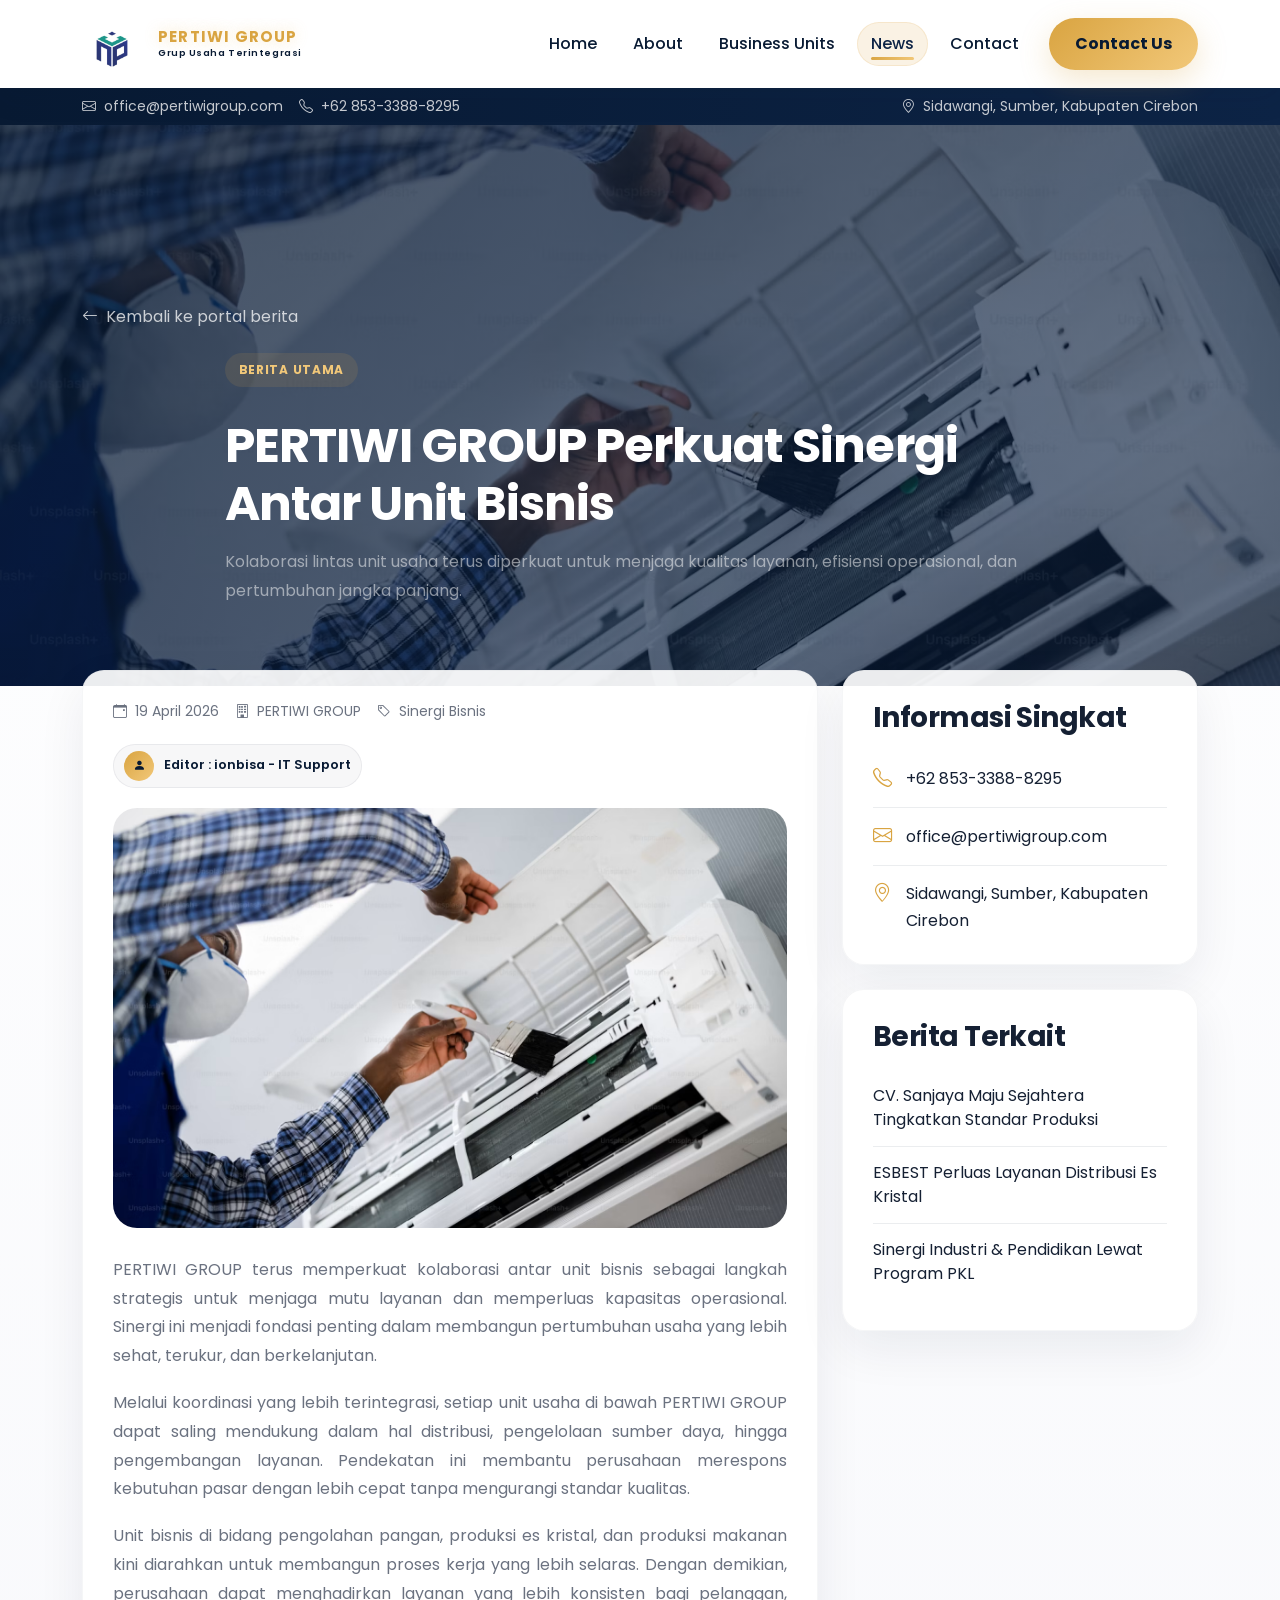
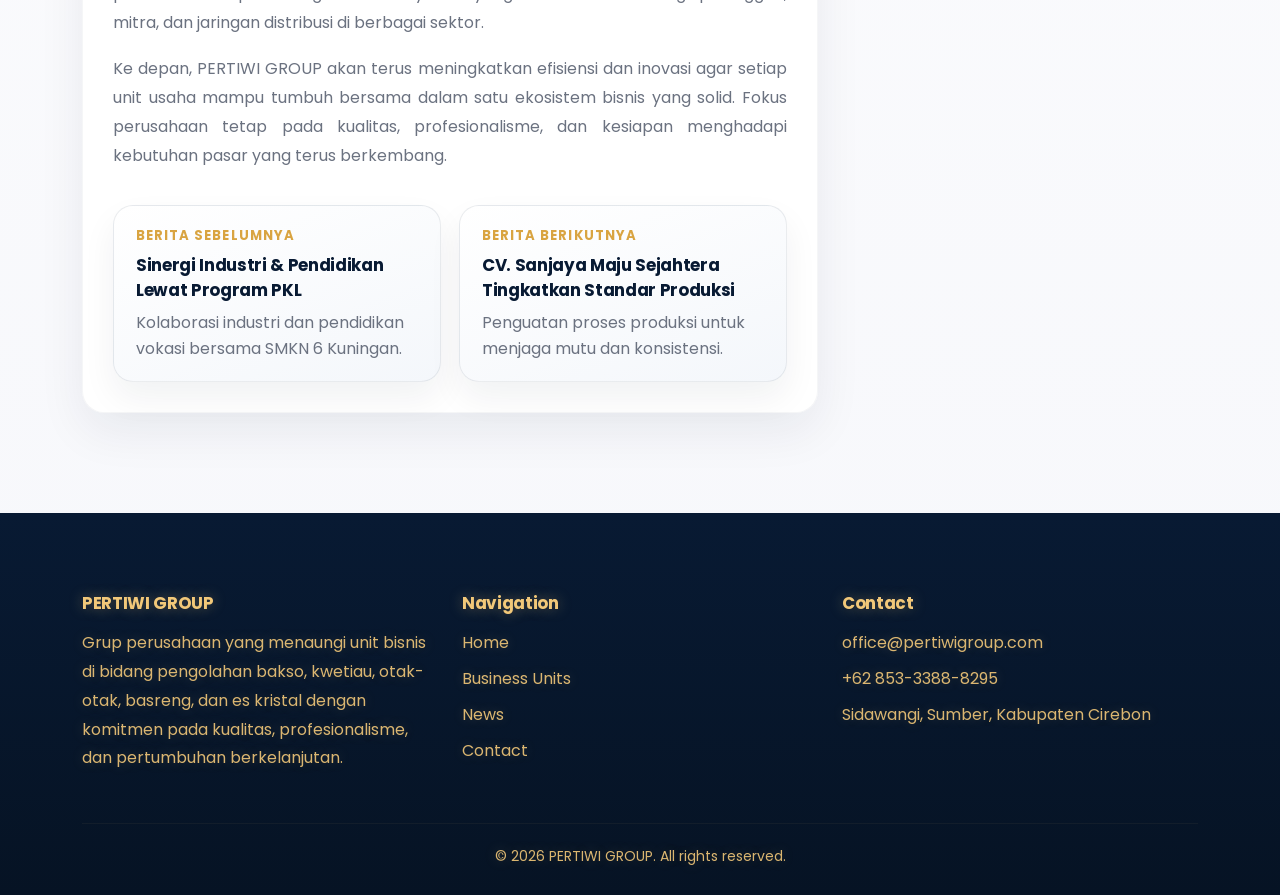
<file: news/berita-detail.html>
<!doctype html>
<html lang="id">
  <head>
    <meta charset="UTF-8" />
    <meta name="viewport" content="width=device-width, initial-scale=1.0" />
    <title>Berita PERTIWI GROUP | Sinergi Antar Unit Bisnis</title>
    <meta
      name="description"
      content="Berita resmi PERTIWI GROUP tentang penguatan sinergi antar unit bisnis untuk meningkatkan efisiensi, kualitas layanan, dan pertumbuhan berkelanjutan."
    />
    <meta name="author" content="PERTIWI GROUP" />
    <meta name="robots" content="index,follow,max-image-preview:large" />
    <meta name="theme-color" content="#081a33" />
    <meta property="og:locale" content="id_ID" />
    <meta property="og:site_name" content="PERTIWI GROUP" />
    <meta property="og:type" content="article" />
    <meta
      property="og:title"
      content="Berita PERTIWI GROUP | Sinergi Antar Unit Bisnis"
    />
    <meta
      property="og:description"
      content="Berita resmi PERTIWI GROUP tentang penguatan sinergi antar unit bisnis untuk meningkatkan efisiensi, kualitas layanan, dan pertumbuhan berkelanjutan."
    />
    <meta property="article:published_time" content="2026-04-19" />
    <meta name="twitter:card" content="summary" />
    <meta
      name="twitter:title"
      content="Berita PERTIWI GROUP | Sinergi Antar Unit Bisnis"
    />
    <meta
      name="twitter:description"
      content="Berita resmi PERTIWI GROUP tentang penguatan sinergi antar unit bisnis untuk meningkatkan efisiensi, kualitas layanan, dan pertumbuhan berkelanjutan."
    />

    <link rel="preconnect" href="https://fonts.googleapis.com" />
    <link rel="preconnect" href="https://fonts.gstatic.com" crossorigin />

    <link
      href="https://fonts.googleapis.com/css2?family=Poppins:wght@300;400;600;700&amp;display=swap"
      rel="stylesheet"
    />
    <link
      rel="stylesheet"
      href="https://cdnjs.cloudflare.com/ajax/libs/animate.css/4.1.1/animate.min.css"
    />
    <link
      href="https://cdn.jsdelivr.net/npm/bootstrap@5.3.3/dist/css/bootstrap.min.css"
      rel="stylesheet"
    />
    <link
      href="https://cdn.jsdelivr.net/npm/bootstrap-icons/font/bootstrap-icons.css"
      rel="stylesheet"
    />

    <link
      rel="shortcut icon"
      href="../img/logo/logo-njp.jpeg"
      type="image/x-icon"
    />
    <link rel="stylesheet" href="../css/style.css?v=20260922-2" />
  </head>
  <body>
    <div class="topbar py-2">
      <div
        class="container d-flex flex-wrap justify-content-between align-items-center gap-2 small text-white-50"
      >
        <div class="d-flex flex-wrap gap-3">
          <a class="topbar-link" href="mailto:office@pertiwigroup.com">
            <i class="bi bi-envelope me-2"></i>office@pertiwigroup.com
          </a>
          <a class="topbar-link" href="tel:+6285333888295">
            <i class="bi bi-telephone me-2"></i>+62 853-3388-8295
          </a>
        </div>
        <div>
          <a
            class="topbar-link"
            href="https://maps.google.com/?q=Seureuh+Beureum+Blok+Capar+03+Sidawangi+Sumber+Cirebon"
            target="_blank"
            rel="noopener noreferrer"
          >
            <i class="bi bi-geo-alt me-2"></i>Sidawangi, Sumber, Kabupaten
            Cirebon
          </a>
        </div>
      </div>
    </div>

    <nav
      class="navbar navbar-expand-lg fixed-top navbar-dark scrolled"
      id="mainNavbar"
    >
      <div class="container">
        <a
          class="navbar-brand fw-bold d-flex align-items-center gap-3"
          href="../index.html#home"
        >
          <img
            src="../img/logo/logo-njp.jpeg"
            alt="Logo PERTIWI GROUP"
            class="navbar-logo"
          />
          <span class="navbar-brand-text">
            <span class="navbar-brand-title">PERTIWI GROUP</span>
            <span class="navbar-brand-subtitle">Grup Usaha Terintegrasi</span>
          </span>
        </a>
        <button
          class="navbar-toggler border-0 shadow-none"
          type="button"
          data-bs-toggle="collapse"
          data-bs-target="#navbarNav"
          aria-controls="navbarNav"
          aria-expanded="false"
          aria-label="Buka navigasi"
        >
          <span><i class="bi bi-list fs-2"></i></span>
        </button>
        <div class="collapse navbar-collapse" id="navbarNav">
          <ul class="navbar-nav ms-auto align-items-lg-center gap-lg-2">
            <li class="nav-item">
              <a class="nav-link" href="../index.html#home">Home</a>
            </li>
            <li class="nav-item">
              <a class="nav-link" href="../index.html#about">About</a>
            </li>
            <li class="nav-item">
              <a class="nav-link" href="../index.html#business"
                >Business Units</a
              >
            </li>
            <li class="nav-item">
              <a
                class="nav-link active"
                href="../portal-berita.html"
                aria-current="page"
                >News</a
              >
            </li>
            <li class="nav-item">
              <a class="nav-link" href="../index.html#contact">Contact</a>
            </li>
            <li class="nav-item ms-lg-2 mt-3 mt-lg-0">
              <a class="btn btn-gold" href="../index.html#contact"
                >Contact Us</a
              >
            </li>
          </ul>
        </div>
      </div>
    </nav>

    <header class="page-hero page-hero-news">
      <div class="container">
        <a class="breadcrumb-link" href="../portal-berita.html">
          <i class="bi bi-arrow-left me-2"></i>Kembali ke portal berita
        </a>
        <div class="row justify-content-center mt-4">
          <div class="col-xl-9">
            <span class="category-chip gold">Berita Utama</span>
            <h1 class="display-5 fw-bold mt-3">
              PERTIWI GROUP Perkuat Sinergi Antar Unit Bisnis
            </h1>
            <p class="mt-3 mb-0 text-white-50">
              Kolaborasi lintas unit usaha terus diperkuat untuk menjaga
              kualitas layanan, efisiensi operasional, dan pertumbuhan jangka
              panjang.
            </p>
          </div>
        </div>
      </div>
    </header>

    <main class="section-pad pt-0">
      <div class="container article-wrapper">
        <div class="row g-4">
          <div class="col-lg-8">
            <article class="premium-card">
              <div class="article-meta">
                <span
                  ><i class="bi bi-calendar-event me-2"></i>19 April 2026</span
                >
                <span><i class="bi bi-building me-2"></i>PERTIWI GROUP</span>
                <span><i class="bi bi-tag me-2"></i>Sinergi Bisnis</span>
              </div>

              <div class="article-editor">
                <span class="article-editor-avatar" aria-hidden="true">
                  <i class="bi bi-person-fill"></i>
                </span>
                <span class="article-editor-text"
                  >Editor : ionbisa - IT Support</span
                >
              </div>

              <div class="article-cover">
                <img src="../img/logo/hero.jpg" alt="Aktivitas perusahaan" />
              </div>

              <div class="article-content">
                <p>
                  PERTIWI GROUP terus memperkuat kolaborasi antar unit bisnis
                  sebagai langkah strategis untuk menjaga mutu layanan dan
                  memperluas kapasitas operasional. Sinergi ini menjadi fondasi
                  penting dalam membangun pertumbuhan usaha yang lebih sehat,
                  terukur, dan berkelanjutan.
                </p>
                <p>
                  Melalui koordinasi yang lebih terintegrasi, setiap unit usaha
                  di bawah PERTIWI GROUP dapat saling mendukung dalam hal
                  distribusi, pengelolaan sumber daya, hingga pengembangan
                  layanan. Pendekatan ini membantu perusahaan merespons
                  kebutuhan pasar dengan lebih cepat tanpa mengurangi standar
                  kualitas.
                </p>
                <p>
                  Unit bisnis di bidang pengolahan pangan, produksi es kristal,
                  dan produksi makanan kini diarahkan untuk membangun proses
                  kerja yang lebih selaras. Dengan demikian, perusahaan dapat
                  menghadirkan layanan yang lebih konsisten bagi pelanggan,
                  mitra, dan jaringan distribusi di berbagai sektor.
                </p>
                <p>
                  Ke depan, PERTIWI GROUP akan terus meningkatkan efisiensi dan
                  inovasi agar setiap unit usaha mampu tumbuh bersama dalam satu
                  ekosistem bisnis yang solid. Fokus perusahaan tetap pada
                  kualitas, profesionalisme, dan kesiapan menghadapi kebutuhan
                  pasar yang terus berkembang.
                </p>
              </div>

              <div class="article-post-nav">
                <a
                  class="article-post-link"
                  href="berita-industri&amp;pendidikan.html"
                >
                  <span class="article-post-label">Berita Sebelumnya</span>
                  <h4>Sinergi Industri &amp; Pendidikan Lewat Program PKL</h4>
                  <p>
                    Kolaborasi industri dan pendidikan vokasi bersama SMKN 6
                    Kuningan.
                  </p>
                </a>
                <a class="article-post-link" href="berita-produksi-sms.html">
                  <span class="article-post-label">Berita Berikutnya</span>
                  <h4>
                    CV. Sanjaya Maju Sejahtera Tingkatkan Standar Produksi
                  </h4>
                  <p>
                    Penguatan proses produksi untuk menjaga mutu dan
                    konsistensi.
                  </p>
                </a>
              </div>
            </article>
          </div>

          <div class="col-lg-4 article-sidebar">
            <aside class="premium-card">
              <h3 class="mb-3">Informasi Singkat</h3>
              <div class="contact-item">
                <i class="bi bi-telephone"></i>
                <a class="contact-item-link" href="tel:+6285333888295"
                  >+62 853-3388-8295</a
                >
              </div>
              <div class="contact-item">
                <i class="bi bi-envelope"></i>
                <a
                  class="contact-item-link"
                  href="mailto:office@pertiwigroup.com"
                  >office@pertiwigroup.com</a
                >
              </div>
              <div class="contact-item align-items-start">
                <i class="bi bi-geo-alt"></i>
                <a
                  class="contact-item-link"
                  href="https://maps.google.com/?q=Seureuh+Beureum+Blok+Capar+03+Sidawangi+Sumber+Cirebon"
                  target="_blank"
                  rel="noopener noreferrer"
                  >Sidawangi, Sumber, Kabupaten Cirebon</a
                >
              </div>
            </aside>

            <aside class="premium-card mt-4">
              <h3 class="mb-3">Berita Terkait</h3>
              <a class="related-post" href="berita-produksi-sms.html">
                CV. Sanjaya Maju Sejahtera Tingkatkan Standar Produksi
              </a>
              <a class="related-post" href="berita-distribusi-esbest.html">
                ESBEST Perluas Layanan Distribusi Es Kristal
              </a>
              <a
                class="related-post"
                href="berita-industri&amp;pendidikan.html"
              >
                Sinergi Industri &amp; Pendidikan Lewat Program PKL
              </a>
            </aside>
          </div>
        </div>
      </div>
    </main>

    <footer class="footer-section">
      <div class="container">
        <div class="row g-4">
          <div class="col-lg-4">
            <h4 class="text-white fw-bold mb-3">PERTIWI GROUP</h4>
            <p class="text-white-50">
              Grup perusahaan yang menaungi unit bisnis di bidang pengolahan
              bakso, kwetiau, otak-otak, basreng, dan es kristal dengan komitmen
              pada kualitas, profesionalisme, dan pertumbuhan berkelanjutan.
            </p>
          </div>
          <div class="col-lg-4">
            <h5 class="footer-title">Navigation</h5>
            <ul class="footer-links">
              <li><a href="../index.html#home">Home</a></li>
              <li><a href="../index.html#business">Business Units</a></li>
              <li><a href="../portal-berita.html">News</a></li>
              <li><a href="../index.html#contact">Contact</a></li>
            </ul>
          </div>
          <div class="col-lg-4">
            <h5 class="footer-title">Contact</h5>
            <ul class="footer-links">
              <li>
                <a
                  class="footer-contact-link"
                  href="mailto:office@pertiwigroup.com"
                  >office@pertiwigroup.com</a
                >
              </li>
              <li>
                <a class="footer-contact-link" href="tel:+6285333888295"
                  >+62 853-3388-8295</a
                >
              </li>
              <li>
                <a
                  class="footer-contact-link"
                  href="https://maps.google.com/?q=Seureuh+Beureum+Blok+Capar+03+Sidawangi+Sumber+Cirebon"
                  target="_blank"
                  rel="noopener noreferrer"
                  >Sidawangi, Sumber, Kabupaten Cirebon</a
                >
              </li>
            </ul>
          </div>
        </div>
        <hr class="footer-divider" />
        <div class="text-center text-white-50 small">
          &copy; <span id="currentYear">2026</span> PERTIWI GROUP. All rights
          reserved.
        </div>
      </div>
    </footer>

    <button class="back-to-top" id="backToTop" aria-label="Kembali ke atas">
      <i class="bi bi-arrow-up"></i>
    </button>

    <script src="https://cdn.jsdelivr.net/npm/bootstrap@5.3.3/dist/js/bootstrap.bundle.min.js"></script>
    <script src="../js/main.js?v=20260922-2"></script>
  </body>
</html>
</file>
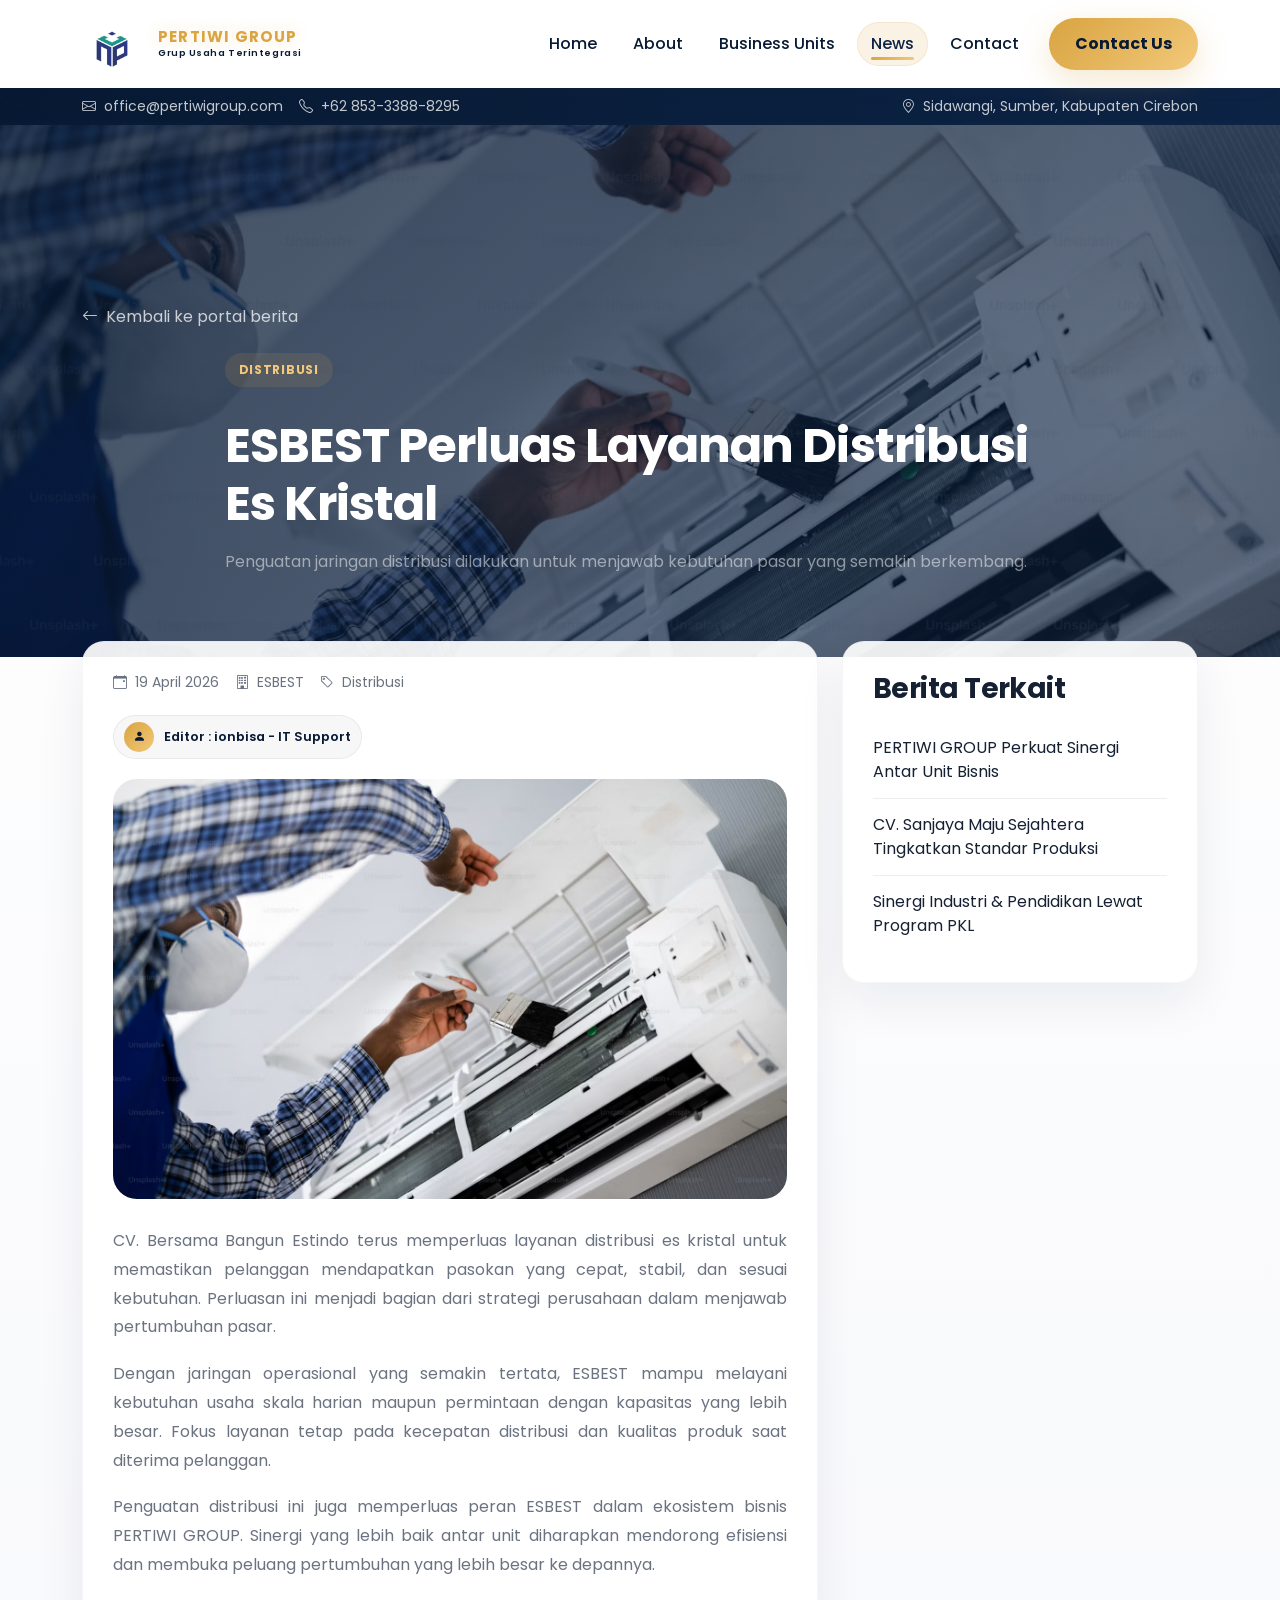
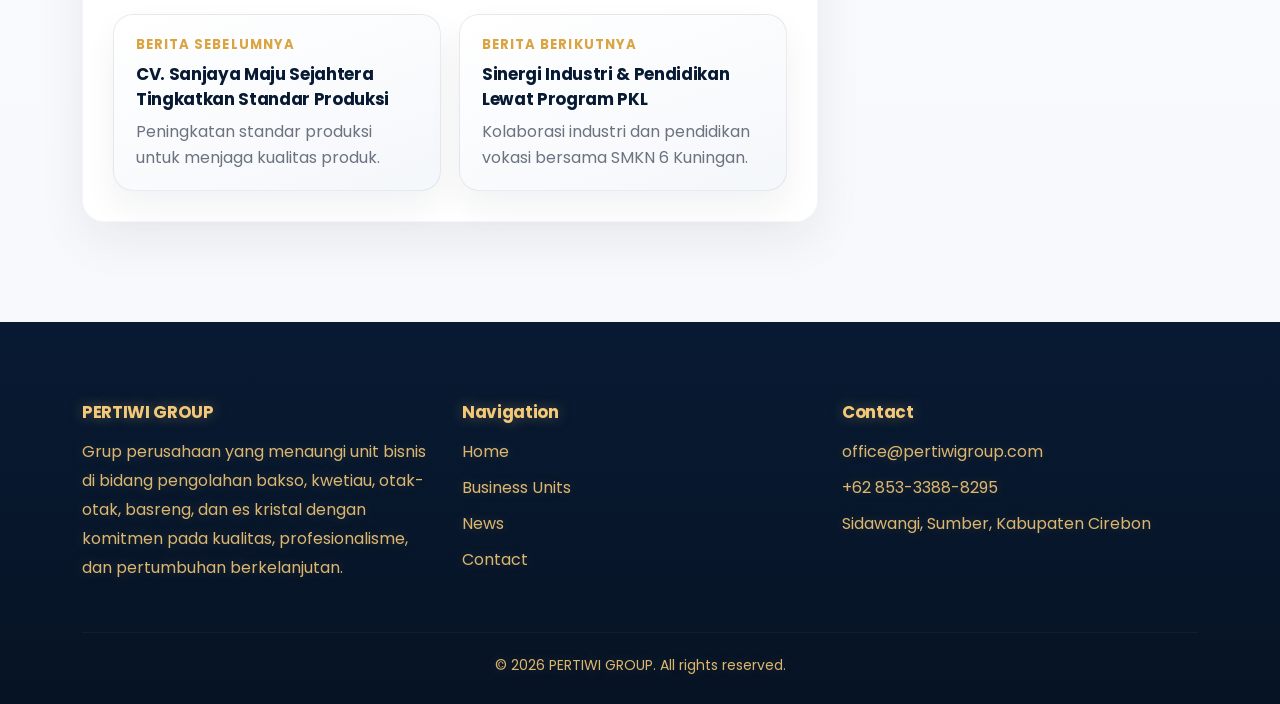
<file: news/berita-distribusi-esbest.html>
<!doctype html>
<html lang="id">
  <head>
    <meta charset="UTF-8" />
    <meta name="viewport" content="width=device-width, initial-scale=1.0" />
    <title>Berita PERTIWI GROUP | ESBEST Perluas Distribusi</title>
    <meta
      name="description"
      content="Berita resmi PERTIWI GROUP tentang perluasan layanan distribusi es kristal oleh CV. Bersama Bangun Estindo untuk mendukung kebutuhan usaha dan industri."
    />
    <meta name="author" content="PERTIWI GROUP" />
    <meta name="robots" content="index,follow,max-image-preview:large" />
    <meta name="theme-color" content="#081a33" />
    <meta property="og:locale" content="id_ID" />
    <meta property="og:site_name" content="PERTIWI GROUP" />
    <meta property="og:type" content="article" />
    <meta
      property="og:title"
      content="Berita PERTIWI GROUP | ESBEST Perluas Distribusi"
    />
    <meta
      property="og:description"
      content="Berita resmi PERTIWI GROUP tentang perluasan layanan distribusi es kristal oleh CV. Bersama Bangun Estindo untuk mendukung kebutuhan usaha dan industri."
    />
    <meta property="article:published_time" content="2026-04-19" />
    <meta name="twitter:card" content="summary" />
    <meta
      name="twitter:title"
      content="Berita PERTIWI GROUP | ESBEST Perluas Distribusi"
    />
    <meta
      name="twitter:description"
      content="Berita resmi PERTIWI GROUP tentang perluasan layanan distribusi es kristal oleh CV. Bersama Bangun Estindo untuk mendukung kebutuhan usaha dan industri."
    />

    <link rel="preconnect" href="https://fonts.googleapis.com" />
    <link rel="preconnect" href="https://fonts.gstatic.com" crossorigin />

    <link
      href="https://fonts.googleapis.com/css2?family=Poppins:wght@300;400;600;700&amp;display=swap"
      rel="stylesheet"
    />
    <link
      rel="stylesheet"
      href="https://cdnjs.cloudflare.com/ajax/libs/animate.css/4.1.1/animate.min.css"
    />
    <link
      href="https://cdn.jsdelivr.net/npm/bootstrap@5.3.3/dist/css/bootstrap.min.css"
      rel="stylesheet"
    />
    <link
      href="https://cdn.jsdelivr.net/npm/bootstrap-icons/font/bootstrap-icons.css"
      rel="stylesheet"
    />

    <link
      rel="shortcut icon"
      href="../img/logo/logo-njp.jpeg"
      type="image/x-icon"
    />
    <link rel="stylesheet" href="../css/style.css?v=20260922-2" />
  </head>
  <body>
    <div class="topbar py-2">
      <div
        class="container d-flex flex-wrap justify-content-between align-items-center gap-2 small text-white-50"
      >
        <div class="d-flex flex-wrap gap-3">
          <a class="topbar-link" href="mailto:office@pertiwigroup.com">
            <i class="bi bi-envelope me-2"></i>office@pertiwigroup.com
          </a>
          <a class="topbar-link" href="tel:+6285333888295">
            <i class="bi bi-telephone me-2"></i>+62 853-3388-8295
          </a>
        </div>
        <div>
          <a
            class="topbar-link"
            href="https://maps.google.com/?q=Seureuh+Beureum+Blok+Capar+03+Sidawangi+Sumber+Cirebon"
            target="_blank"
            rel="noopener noreferrer"
          >
            <i class="bi bi-geo-alt me-2"></i>Sidawangi, Sumber, Kabupaten
            Cirebon
          </a>
        </div>
      </div>
    </div>

    <nav
      class="navbar navbar-expand-lg fixed-top navbar-dark scrolled"
      id="mainNavbar"
    >
      <div class="container">
        <a
          class="navbar-brand fw-bold d-flex align-items-center gap-3"
          href="../index.html#home"
        >
          <img
            src="../img/logo/logo-njp.jpeg"
            alt="Logo PERTIWI GROUP"
            class="navbar-logo"
          />
          <span class="navbar-brand-text">
            <span class="navbar-brand-title">PERTIWI GROUP</span>
            <span class="navbar-brand-subtitle">Grup Usaha Terintegrasi</span>
          </span>
        </a>
        <button
          class="navbar-toggler border-0 shadow-none"
          type="button"
          data-bs-toggle="collapse"
          data-bs-target="#navbarNav"
          aria-controls="navbarNav"
          aria-expanded="false"
          aria-label="Buka navigasi"
        >
          <span><i class="bi bi-list fs-2"></i></span>
        </button>
        <div class="collapse navbar-collapse" id="navbarNav">
          <ul class="navbar-nav ms-auto align-items-lg-center gap-lg-2">
            <li class="nav-item">
              <a class="nav-link" href="../index.html#home">Home</a>
            </li>
            <li class="nav-item">
              <a class="nav-link" href="../index.html#about">About</a>
            </li>
            <li class="nav-item">
              <a class="nav-link" href="../index.html#business"
                >Business Units</a
              >
            </li>
            <li class="nav-item">
              <a
                class="nav-link active"
                href="../portal-berita.html"
                aria-current="page"
                >News</a
              >
            </li>
            <li class="nav-item">
              <a class="nav-link" href="../index.html#contact">Contact</a>
            </li>
            <li class="nav-item ms-lg-2 mt-3 mt-lg-0">
              <a class="btn btn-gold" href="../index.html#contact"
                >Contact Us</a
              >
            </li>
          </ul>
        </div>
      </div>
    </nav>

    <header class="page-hero page-hero-news">
      <div class="container">
        <a class="breadcrumb-link" href="../portal-berita.html">
          <i class="bi bi-arrow-left me-2"></i>Kembali ke portal berita
        </a>
        <div class="row justify-content-center mt-4">
          <div class="col-xl-9">
            <span class="category-chip gold">Distribusi</span>
            <h1 class="display-5 fw-bold mt-3">
              ESBEST Perluas Layanan Distribusi Es Kristal
            </h1>
            <p class="mt-3 mb-0 text-white-50">
              Penguatan jaringan distribusi dilakukan untuk menjawab kebutuhan
              pasar yang semakin berkembang.
            </p>
          </div>
        </div>
      </div>
    </header>

    <main class="section-pad pt-0">
      <div class="container article-wrapper">
        <div class="row g-4">
          <div class="col-lg-8">
            <article class="premium-card">
              <div class="article-meta">
                <span
                  ><i class="bi bi-calendar-event me-2"></i>19 April 2026</span
                >
                <span><i class="bi bi-building me-2"></i>ESBEST</span>
                <span><i class="bi bi-tag me-2"></i>Distribusi</span>
              </div>

              <div class="article-editor">
                <span class="article-editor-avatar" aria-hidden="true">
                  <i class="bi bi-person-fill"></i>
                </span>
                <span class="article-editor-text"
                  >Editor : ionbisa - IT Support</span
                >
              </div>

              <div class="article-cover">
                <img
                  src="../img/logo/hero.jpg"
                  alt="Distribusi es kristal ESBEST"
                />
              </div>

              <div class="article-content">
                <p>
                  CV. Bersama Bangun Estindo terus memperluas layanan distribusi
                  es kristal untuk memastikan pelanggan mendapatkan pasokan yang
                  cepat, stabil, dan sesuai kebutuhan. Perluasan ini menjadi
                  bagian dari strategi perusahaan dalam menjawab pertumbuhan
                  pasar.
                </p>
                <p>
                  Dengan jaringan operasional yang semakin tertata, ESBEST mampu
                  melayani kebutuhan usaha skala harian maupun permintaan dengan
                  kapasitas yang lebih besar. Fokus layanan tetap pada kecepatan
                  distribusi dan kualitas produk saat diterima pelanggan.
                </p>
                <p>
                  Penguatan distribusi ini juga memperluas peran ESBEST dalam
                  ekosistem bisnis PERTIWI GROUP. Sinergi yang lebih baik antar
                  unit diharapkan mendorong efisiensi dan membuka peluang
                  pertumbuhan yang lebih besar ke depannya.
                </p>
              </div>

              <div class="article-post-nav">
                <a class="article-post-link" href="berita-produksi-sms.html">
                  <span class="article-post-label">Berita Sebelumnya</span>
                  <h4>
                    CV. Sanjaya Maju Sejahtera Tingkatkan Standar Produksi
                  </h4>
                  <p>
                    Peningkatan standar produksi untuk menjaga kualitas produk.
                  </p>
                </a>
                <a
                  class="article-post-link"
                  href="berita-industri&amp;pendidikan.html"
                >
                  <span class="article-post-label">Berita Berikutnya</span>
                  <h4>Sinergi Industri &amp; Pendidikan Lewat Program PKL</h4>
                  <p>
                    Kolaborasi industri dan pendidikan vokasi bersama SMKN 6
                    Kuningan.
                  </p>
                </a>
              </div>
            </article>
          </div>

          <div class="col-lg-4 article-sidebar">
            <aside class="premium-card mt-0">
              <h3 class="mb-3">Berita Terkait</h3>
              <a class="related-post" href="berita-detail.html">
                PERTIWI GROUP Perkuat Sinergi Antar Unit Bisnis
              </a>
              <a class="related-post" href="berita-produksi-sms.html">
                CV. Sanjaya Maju Sejahtera Tingkatkan Standar Produksi
              </a>
              <a
                class="related-post"
                href="berita-industri&amp;pendidikan.html"
              >
                Sinergi Industri &amp; Pendidikan Lewat Program PKL
              </a>
            </aside>
          </div>
        </div>
      </div>
    </main>

    <footer class="footer-section">
      <div class="container">
        <div class="row g-4">
          <div class="col-lg-4">
            <h4 class="text-white fw-bold mb-3">PERTIWI GROUP</h4>
            <p class="text-white-50">
              Grup perusahaan yang menaungi unit bisnis di bidang pengolahan
              bakso, kwetiau, otak-otak, basreng, dan es kristal dengan komitmen
              pada kualitas, profesionalisme, dan pertumbuhan berkelanjutan.
            </p>
          </div>
          <div class="col-lg-4">
            <h5 class="footer-title">Navigation</h5>
            <ul class="footer-links">
              <li><a href="../index.html#home">Home</a></li>
              <li><a href="../index.html#business">Business Units</a></li>
              <li><a href="../portal-berita.html">News</a></li>
              <li><a href="../index.html#contact">Contact</a></li>
            </ul>
          </div>
          <div class="col-lg-4">
            <h5 class="footer-title">Contact</h5>
            <ul class="footer-links">
              <li>
                <a
                  class="footer-contact-link"
                  href="mailto:office@pertiwigroup.com"
                  >office@pertiwigroup.com</a
                >
              </li>
              <li>
                <a class="footer-contact-link" href="tel:+6285333888295"
                  >+62 853-3388-8295</a
                >
              </li>
              <li>
                <a
                  class="footer-contact-link"
                  href="https://maps.google.com/?q=Seureuh+Beureum+Blok+Capar+03+Sidawangi+Sumber+Cirebon"
                  target="_blank"
                  rel="noopener noreferrer"
                  >Sidawangi, Sumber, Kabupaten Cirebon</a
                >
              </li>
            </ul>
          </div>
        </div>
        <hr class="footer-divider" />
        <div class="text-center text-white-50 small">
          &copy; <span id="currentYear">2026</span> PERTIWI GROUP. All rights
          reserved.
        </div>
      </div>
    </footer>

    <button class="back-to-top" id="backToTop" aria-label="Kembali ke atas">
      <i class="bi bi-arrow-up"></i>
    </button>

    <script src="https://cdn.jsdelivr.net/npm/bootstrap@5.3.3/dist/js/bootstrap.bundle.min.js"></script>
    <script src="../js/main.js?v=20260922-2"></script>
  </body>
</html>
</file>
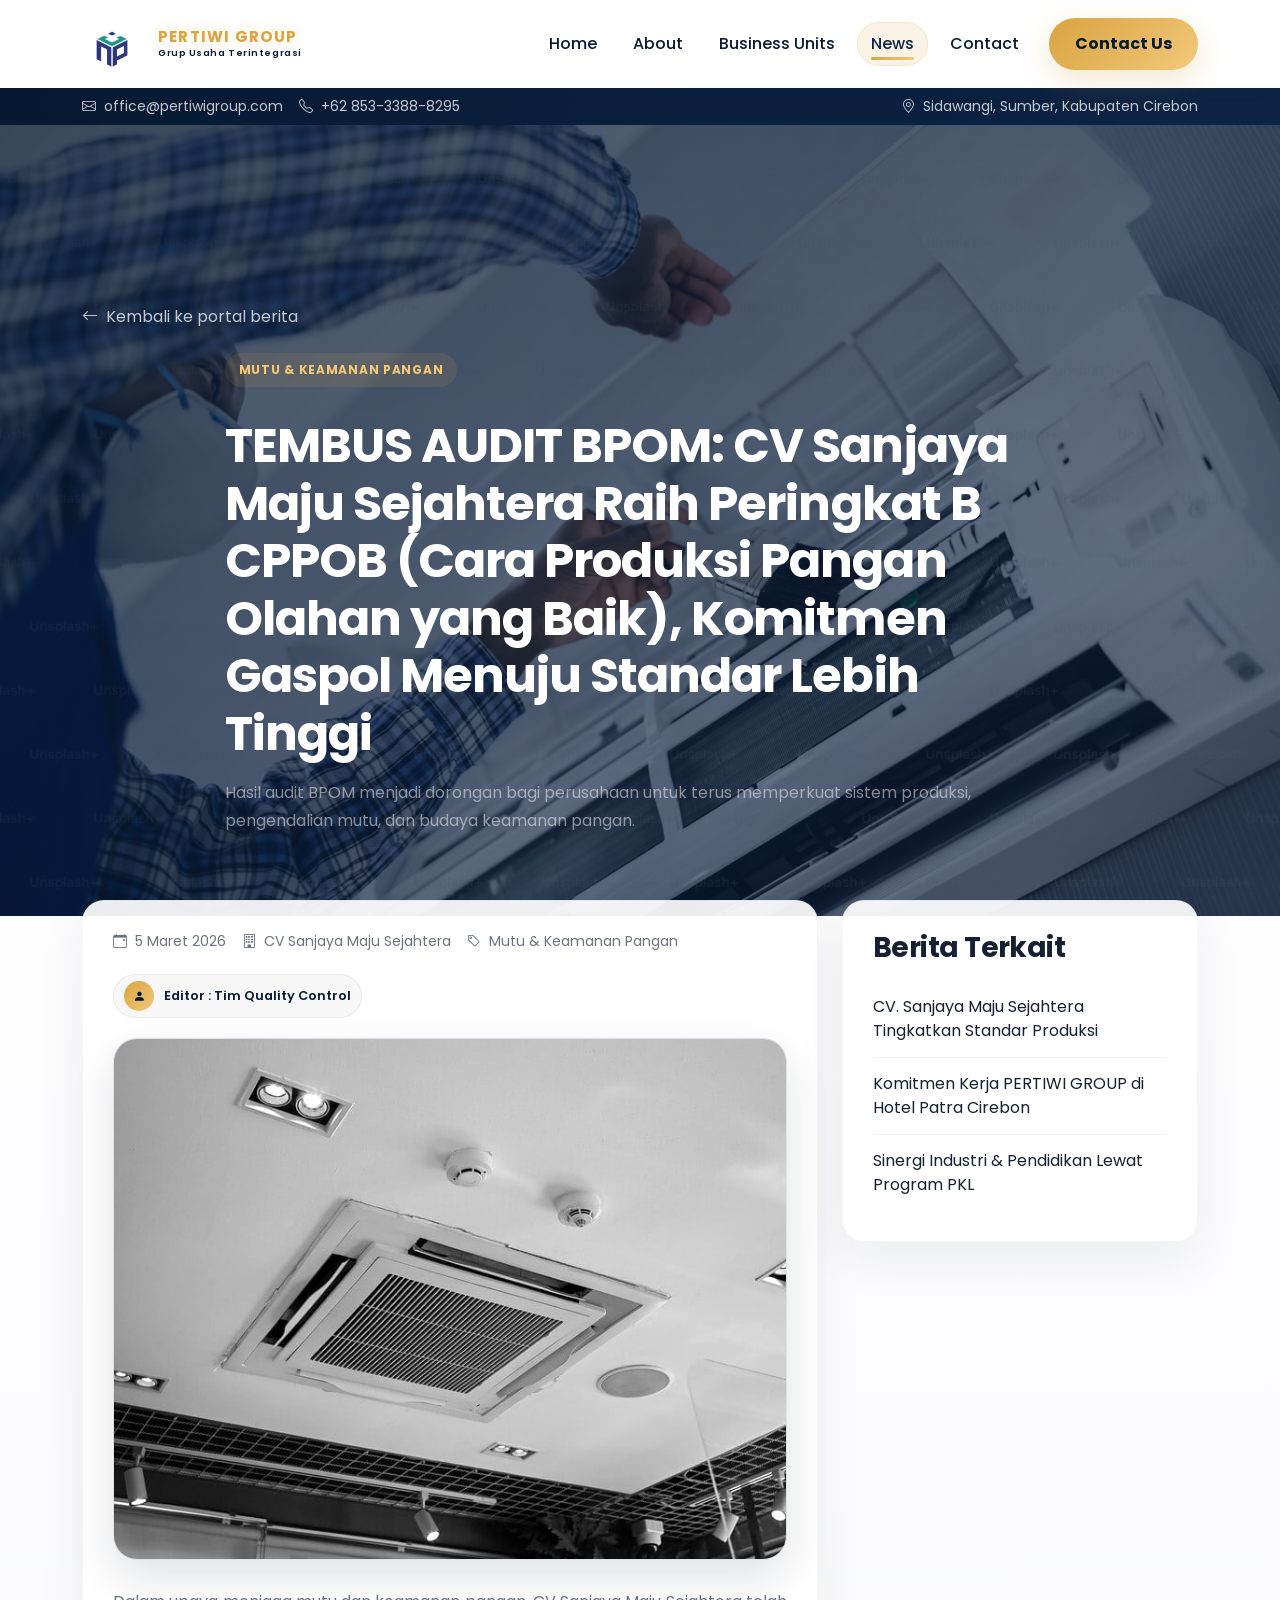
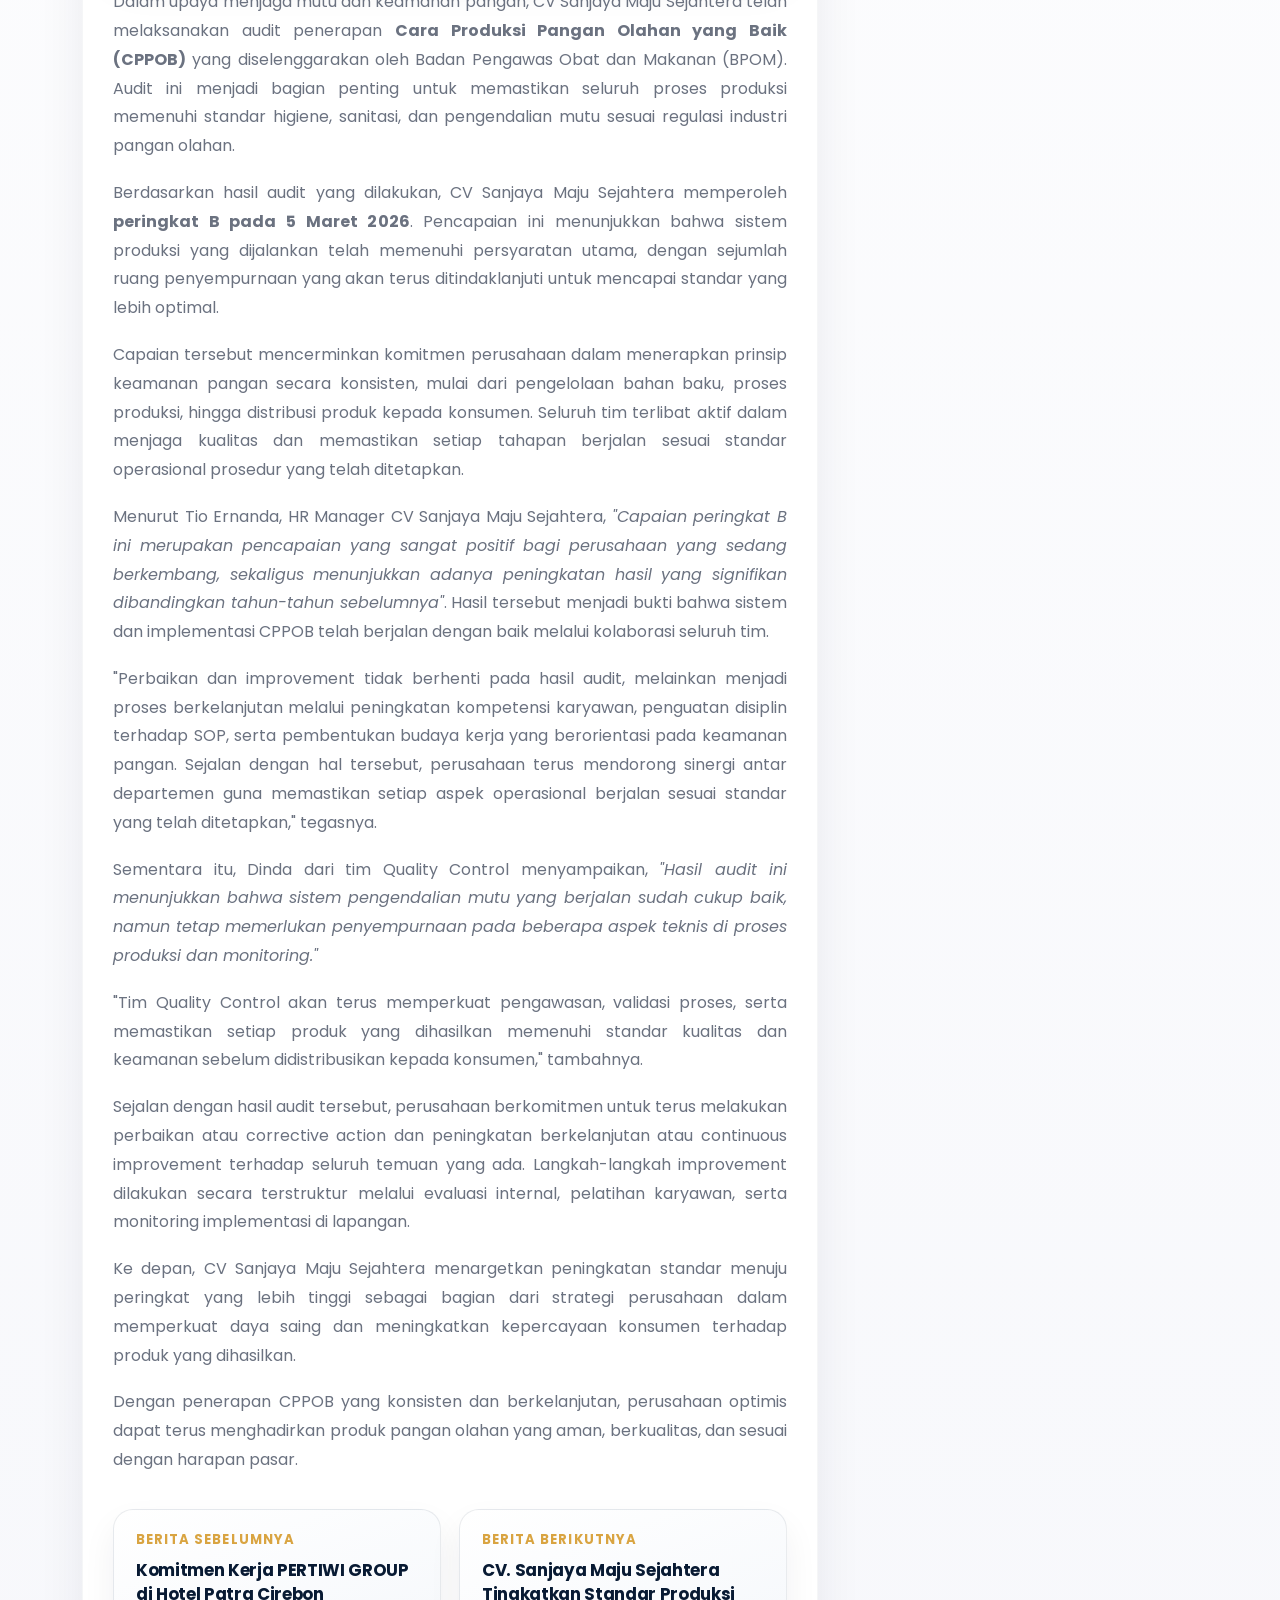
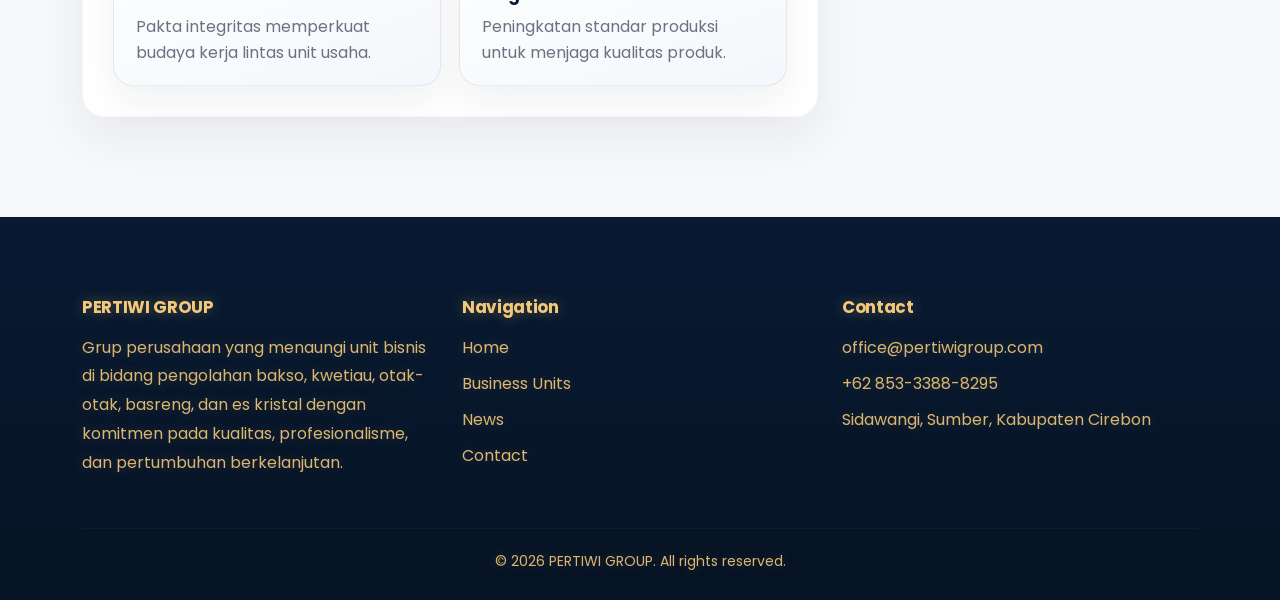
<file: news/berita-hasil-bpom.html>
<!doctype html>
<html lang="id">
  <head>
    <meta charset="UTF-8" />
    <meta name="viewport" content="width=device-width, initial-scale=1.0" />
    <title>Berita PERTIWI GROUP | CV SMS Raih Peringkat B CPPOB</title>
    <meta
      name="description"
      content="Berita resmi PERTIWI GROUP tentang hasil audit BPOM dan capaian peringkat B CPPOB CV Sanjaya Maju Sejahtera."
    />
    <meta name="author" content="PERTIWI GROUP" />
    <meta name="robots" content="index,follow,max-image-preview:large" />
    <meta name="theme-color" content="#081a33" />
    <meta property="og:locale" content="id_ID" />
    <meta property="og:site_name" content="PERTIWI GROUP" />
    <meta property="og:type" content="article" />
    <meta
      property="og:title"
      content="Berita PERTIWI GROUP | CV SMS Raih Peringkat B CPPOB"
    />
    <meta
      property="og:description"
      content="Berita resmi PERTIWI GROUP tentang hasil audit BPOM dan capaian peringkat B CPPOB CV Sanjaya Maju Sejahtera."
    />
    <meta property="article:published_time" content="2026-03-05" />
    <meta name="twitter:card" content="summary" />
    <meta
      name="twitter:title"
      content="Berita PERTIWI GROUP | CV SMS Raih Peringkat B CPPOB"
    />
    <meta
      name="twitter:description"
      content="Berita resmi PERTIWI GROUP tentang hasil audit BPOM dan capaian peringkat B CPPOB CV Sanjaya Maju Sejahtera."
    />

    <link rel="preconnect" href="https://fonts.googleapis.com" />
    <link rel="preconnect" href="https://fonts.gstatic.com" crossorigin />

    <link
      href="https://fonts.googleapis.com/css2?family=Poppins:wght@300;400;600;700&amp;display=swap"
      rel="stylesheet"
    />
    <link
      rel="stylesheet"
      href="https://cdnjs.cloudflare.com/ajax/libs/animate.css/4.1.1/animate.min.css"
    />
    <link
      href="https://cdn.jsdelivr.net/npm/bootstrap@5.3.3/dist/css/bootstrap.min.css"
      rel="stylesheet"
    />
    <link
      href="https://cdn.jsdelivr.net/npm/bootstrap-icons/font/bootstrap-icons.css"
      rel="stylesheet"
    />

    <link
      rel="shortcut icon"
      href="../img/logo/logo-njp.jpeg"
      type="image/x-icon"
    />
    <link rel="stylesheet" href="../css/style.css?v=20260922-2" />
  </head>
  <body>
    <div class="topbar py-2">
      <div
        class="container d-flex flex-wrap justify-content-between align-items-center gap-2 small text-white-50"
      >
        <div class="d-flex flex-wrap gap-3">
          <a class="topbar-link" href="mailto:office@pertiwigroup.com">
            <i class="bi bi-envelope me-2"></i>office@pertiwigroup.com
          </a>
          <a class="topbar-link" href="tel:+6285333888295">
            <i class="bi bi-telephone me-2"></i>+62 853-3388-8295
          </a>
        </div>
        <div>
          <a
            class="topbar-link"
            href="https://maps.google.com/?q=Seureuh+Beureum+Blok+Capar+03+Sidawangi+Sumber+Cirebon"
            target="_blank"
            rel="noopener noreferrer"
          >
            <i class="bi bi-geo-alt me-2"></i>Sidawangi, Sumber, Kabupaten
            Cirebon
          </a>
        </div>
      </div>
    </div>

    <nav
      class="navbar navbar-expand-lg fixed-top navbar-dark scrolled"
      id="mainNavbar"
    >
      <div class="container">
        <a
          class="navbar-brand fw-bold d-flex align-items-center gap-3"
          href="../index.html#home"
        >
          <img
            src="../img/logo/logo-njp.jpeg"
            alt="Logo PERTIWI GROUP"
            class="navbar-logo"
          />
          <span class="navbar-brand-text">
            <span class="navbar-brand-title">PERTIWI GROUP</span>
            <span class="navbar-brand-subtitle">Grup Usaha Terintegrasi</span>
          </span>
        </a>
        <button
          class="navbar-toggler border-0 shadow-none"
          type="button"
          data-bs-toggle="collapse"
          data-bs-target="#navbarNav"
          aria-controls="navbarNav"
          aria-expanded="false"
          aria-label="Buka navigasi"
        >
          <span><i class="bi bi-list fs-2"></i></span>
        </button>
        <div class="collapse navbar-collapse" id="navbarNav">
          <ul class="navbar-nav ms-auto align-items-lg-center gap-lg-2">
            <li class="nav-item">
              <a class="nav-link" href="../index.html#home">Home</a>
            </li>
            <li class="nav-item">
              <a class="nav-link" href="../index.html#about">About</a>
            </li>
            <li class="nav-item">
              <a class="nav-link" href="../index.html#business"
                >Business Units</a
              >
            </li>
            <li class="nav-item">
              <a
                class="nav-link active"
                href="../portal-berita.html"
                aria-current="page"
                >News</a
              >
            </li>
            <li class="nav-item">
              <a class="nav-link" href="../index.html#contact">Contact</a>
            </li>
            <li class="nav-item ms-lg-2 mt-3 mt-lg-0">
              <a class="btn btn-gold" href="../index.html#contact"
                >Contact Us</a
              >
            </li>
          </ul>
        </div>
      </div>
    </nav>

    <header class="page-hero page-hero-news">
      <div class="container">
        <a class="breadcrumb-link" href="../portal-berita.html">
          <i class="bi bi-arrow-left me-2"></i>Kembali ke portal berita
        </a>
        <div class="row justify-content-center mt-4">
          <div class="col-xl-9">
            <span class="category-chip gold">Mutu &amp; Keamanan Pangan</span>
            <h1 class="display-5 fw-bold mt-3">
              TEMBUS AUDIT BPOM: CV Sanjaya Maju Sejahtera Raih Peringkat B
              CPPOB (Cara Produksi Pangan Olahan yang Baik), Komitmen Gaspol
              Menuju Standar Lebih Tinggi
            </h1>
            <p class="mt-3 mb-0 text-white-50">
              Hasil audit BPOM menjadi dorongan bagi perusahaan untuk terus
              memperkuat sistem produksi, pengendalian mutu, dan budaya keamanan
              pangan.
            </p>
          </div>
        </div>
      </div>
    </header>

    <main class="section-pad pt-0">
      <div class="container article-wrapper">
        <div class="row g-4">
          <div class="col-lg-8">
            <article class="premium-card">
              <div class="article-meta">
                <span
                  ><i class="bi bi-calendar-event me-2"></i>5 Maret 2026</span
                >
                <span
                  ><i class="bi bi-building me-2"></i>CV Sanjaya Maju
                  Sejahtera</span
                >
                <span
                  ><i class="bi bi-tag me-2"></i>Mutu &amp; Keamanan
                  Pangan</span
                >
              </div>

              <div class="article-editor">
                <span class="article-editor-avatar" aria-hidden="true">
                  <i class="bi bi-person-fill"></i>
                </span>
                <span class="article-editor-text"
                  >Editor : Tim Quality Control</span
                >
              </div>

              <div class="article-cover article-cover-news">
                <img
                  src="../img/logo/AC-Cassette.jpg"
                  alt="Audit CPPOB BPOM CV Sanjaya Maju Sejahtera"
                />
              </div>

              <div class="article-content">
                <p>
                  Dalam upaya menjaga mutu dan keamanan pangan, CV Sanjaya Maju
                  Sejahtera telah melaksanakan audit penerapan
                  <b>Cara Produksi Pangan Olahan yang Baik (CPPOB)</b> yang
                  diselenggarakan oleh Badan Pengawas Obat dan Makanan (BPOM).
                  Audit ini menjadi bagian penting untuk memastikan seluruh
                  proses produksi memenuhi standar higiene, sanitasi, dan
                  pengendalian mutu sesuai regulasi industri pangan olahan.
                </p>
                <p>
                  Berdasarkan hasil audit yang dilakukan, CV Sanjaya Maju
                  Sejahtera memperoleh <b>peringkat B pada 5 Maret 2026</b>.
                  Pencapaian ini menunjukkan bahwa sistem produksi yang
                  dijalankan telah memenuhi persyaratan utama, dengan sejumlah
                  ruang penyempurnaan yang akan terus ditindaklanjuti untuk
                  mencapai standar yang lebih optimal.
                </p>
                <p>
                  Capaian tersebut mencerminkan komitmen perusahaan dalam
                  menerapkan prinsip keamanan pangan secara konsisten, mulai
                  dari pengelolaan bahan baku, proses produksi, hingga
                  distribusi produk kepada konsumen. Seluruh tim terlibat aktif
                  dalam menjaga kualitas dan memastikan setiap tahapan berjalan
                  sesuai standar operasional prosedur yang telah ditetapkan.
                </p>
                <p>
                  Menurut Tio Ernanda, HR Manager CV Sanjaya Maju Sejahtera,
                  <i
                    >"Capaian peringkat B ini merupakan pencapaian yang sangat
                    positif bagi perusahaan yang sedang berkembang, sekaligus
                    menunjukkan adanya peningkatan hasil yang signifikan
                    dibandingkan tahun-tahun sebelumnya"</i
                  >. Hasil tersebut menjadi bukti bahwa sistem dan implementasi
                  CPPOB telah berjalan dengan baik melalui kolaborasi seluruh
                  tim.
                </p>
                <p>
                  "Perbaikan dan improvement tidak berhenti pada hasil audit,
                  melainkan menjadi proses berkelanjutan melalui peningkatan
                  kompetensi karyawan, penguatan disiplin terhadap SOP, serta
                  pembentukan budaya kerja yang berorientasi pada keamanan
                  pangan. Sejalan dengan hal tersebut, perusahaan terus
                  mendorong sinergi antar departemen guna memastikan setiap
                  aspek operasional berjalan sesuai standar yang telah
                  ditetapkan," tegasnya.
                </p>
                <p>
                  Sementara itu, Dinda dari tim Quality Control menyampaikan,
                  <i
                    >"Hasil audit ini menunjukkan bahwa sistem pengendalian mutu
                    yang berjalan sudah cukup baik, namun tetap memerlukan
                    penyempurnaan pada beberapa aspek teknis di proses produksi
                    dan monitoring."</i
                  >
                </p>

                <p>
                  "Tim Quality Control akan terus memperkuat pengawasan,
                  validasi proses, serta memastikan setiap produk yang
                  dihasilkan memenuhi standar kualitas dan keamanan sebelum
                  didistribusikan kepada konsumen," tambahnya.
                </p>
                <p>
                  Sejalan dengan hasil audit tersebut, perusahaan berkomitmen
                  untuk terus melakukan perbaikan atau corrective action dan
                  peningkatan berkelanjutan atau continuous improvement terhadap
                  seluruh temuan yang ada. Langkah-langkah improvement dilakukan
                  secara terstruktur melalui evaluasi internal, pelatihan
                  karyawan, serta monitoring implementasi di lapangan.
                </p>
                <p>
                  Ke depan, CV Sanjaya Maju Sejahtera menargetkan peningkatan
                  standar menuju peringkat yang lebih tinggi sebagai bagian dari
                  strategi perusahaan dalam memperkuat daya saing dan
                  meningkatkan kepercayaan konsumen terhadap produk yang
                  dihasilkan.
                </p>
                <p>
                  Dengan penerapan CPPOB yang konsisten dan berkelanjutan,
                  perusahaan optimis dapat terus menghadirkan produk pangan
                  olahan yang aman, berkualitas, dan sesuai dengan harapan
                  pasar.
                </p>
              </div>

              <div class="article-post-nav">
                <a class="article-post-link" href="berita-integritas.html">
                  <span class="article-post-label">Berita Sebelumnya</span>
                  <h4>Komitmen Kerja PERTIWI GROUP di Hotel Patra Cirebon</h4>
                  <p>
                    Pakta integritas memperkuat budaya kerja lintas unit usaha.
                  </p>
                </a>
                <a class="article-post-link" href="berita-produksi-sms.html">
                  <span class="article-post-label">Berita Berikutnya</span>
                  <h4>
                    CV. Sanjaya Maju Sejahtera Tingkatkan Standar Produksi
                  </h4>
                  <p>
                    Peningkatan standar produksi untuk menjaga kualitas produk.
                  </p>
                </a>
              </div>
            </article>
          </div>

          <div class="col-lg-4 article-sidebar">
            <aside class="premium-card mt-0">
              <h3 class="mb-3">Berita Terkait</h3>
              <a class="related-post" href="berita-produksi-sms.html">
                CV. Sanjaya Maju Sejahtera Tingkatkan Standar Produksi
              </a>
              <a class="related-post" href="berita-integritas.html">
                Komitmen Kerja PERTIWI GROUP di Hotel Patra Cirebon
              </a>
              <a
                class="related-post"
                href="berita-industri&amp;pendidikan.html"
              >
                Sinergi Industri &amp; Pendidikan Lewat Program PKL
              </a>
            </aside>
          </div>
        </div>
      </div>
    </main>

    <footer class="footer-section">
      <div class="container">
        <div class="row g-4">
          <div class="col-lg-4">
            <h4 class="text-white fw-bold mb-3">PERTIWI GROUP</h4>
            <p class="text-white-50">
              Grup perusahaan yang menaungi unit bisnis di bidang pengolahan
              bakso, kwetiau, otak-otak, basreng, dan es kristal dengan komitmen
              pada kualitas, profesionalisme, dan pertumbuhan berkelanjutan.
            </p>
          </div>
          <div class="col-lg-4">
            <h5 class="footer-title">Navigation</h5>
            <ul class="footer-links">
              <li><a href="../index.html#home">Home</a></li>
              <li><a href="../index.html#business">Business Units</a></li>
              <li><a href="../portal-berita.html">News</a></li>
              <li><a href="../index.html#contact">Contact</a></li>
            </ul>
          </div>
          <div class="col-lg-4">
            <h5 class="footer-title">Contact</h5>
            <ul class="footer-links">
              <li>
                <a
                  class="footer-contact-link"
                  href="mailto:office@pertiwigroup.com"
                  >office@pertiwigroup.com</a
                >
              </li>
              <li>
                <a class="footer-contact-link" href="tel:+6285333888295"
                  >+62 853-3388-8295</a
                >
              </li>
              <li>
                <a
                  class="footer-contact-link"
                  href="https://maps.google.com/?q=Seureuh+Beureum+Blok+Capar+03+Sidawangi+Sumber+Cirebon"
                  target="_blank"
                  rel="noopener noreferrer"
                  >Sidawangi, Sumber, Kabupaten Cirebon</a
                >
              </li>
            </ul>
          </div>
        </div>
        <hr class="footer-divider" />
        <div class="text-center text-white-50 small">
          &copy; <span id="currentYear">2026</span> PERTIWI GROUP. All rights
          reserved.
        </div>
      </div>
    </footer>

    <button class="back-to-top" id="backToTop" aria-label="Kembali ke atas">
      <i class="bi bi-arrow-up"></i>
    </button>

    <script src="https://cdn.jsdelivr.net/npm/bootstrap@5.3.3/dist/js/bootstrap.bundle.min.js"></script>
    <script src="../js/main.js?v=20260922-2"></script>
  </body>
</html>
</file>
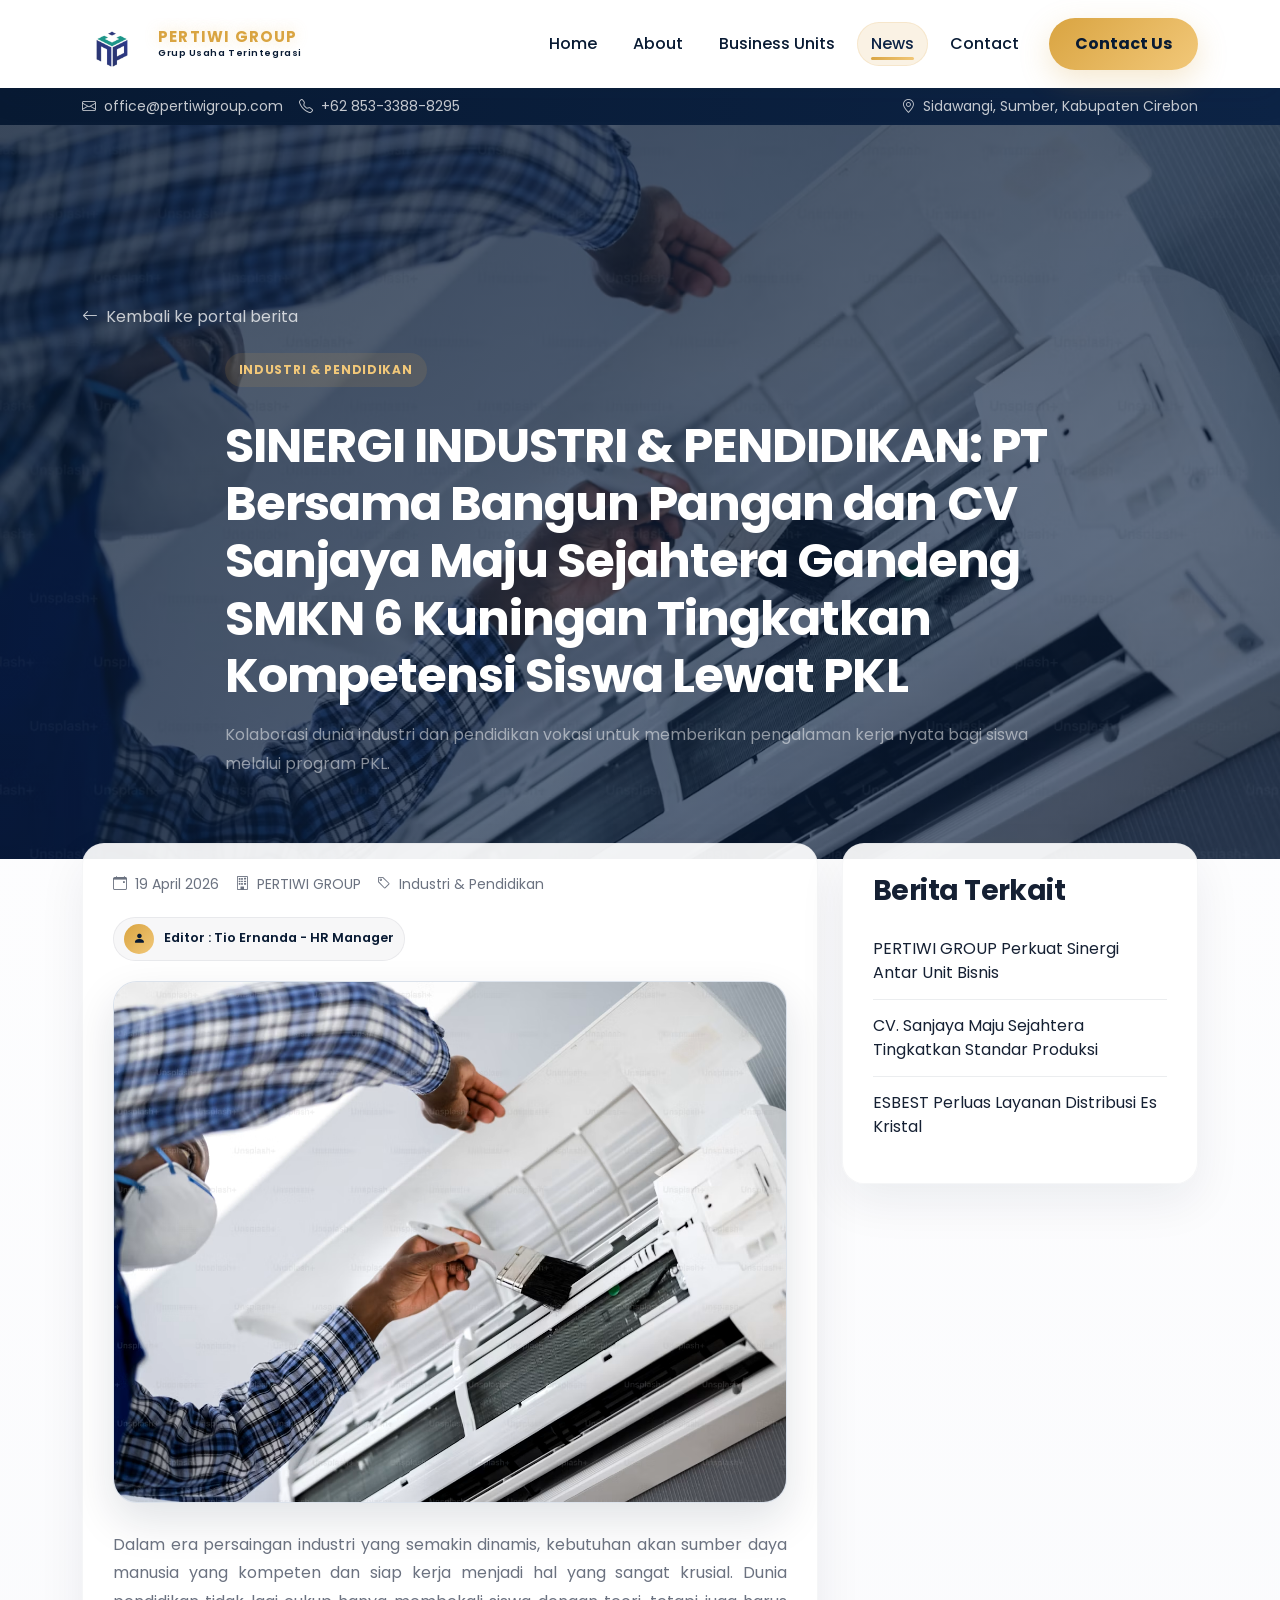
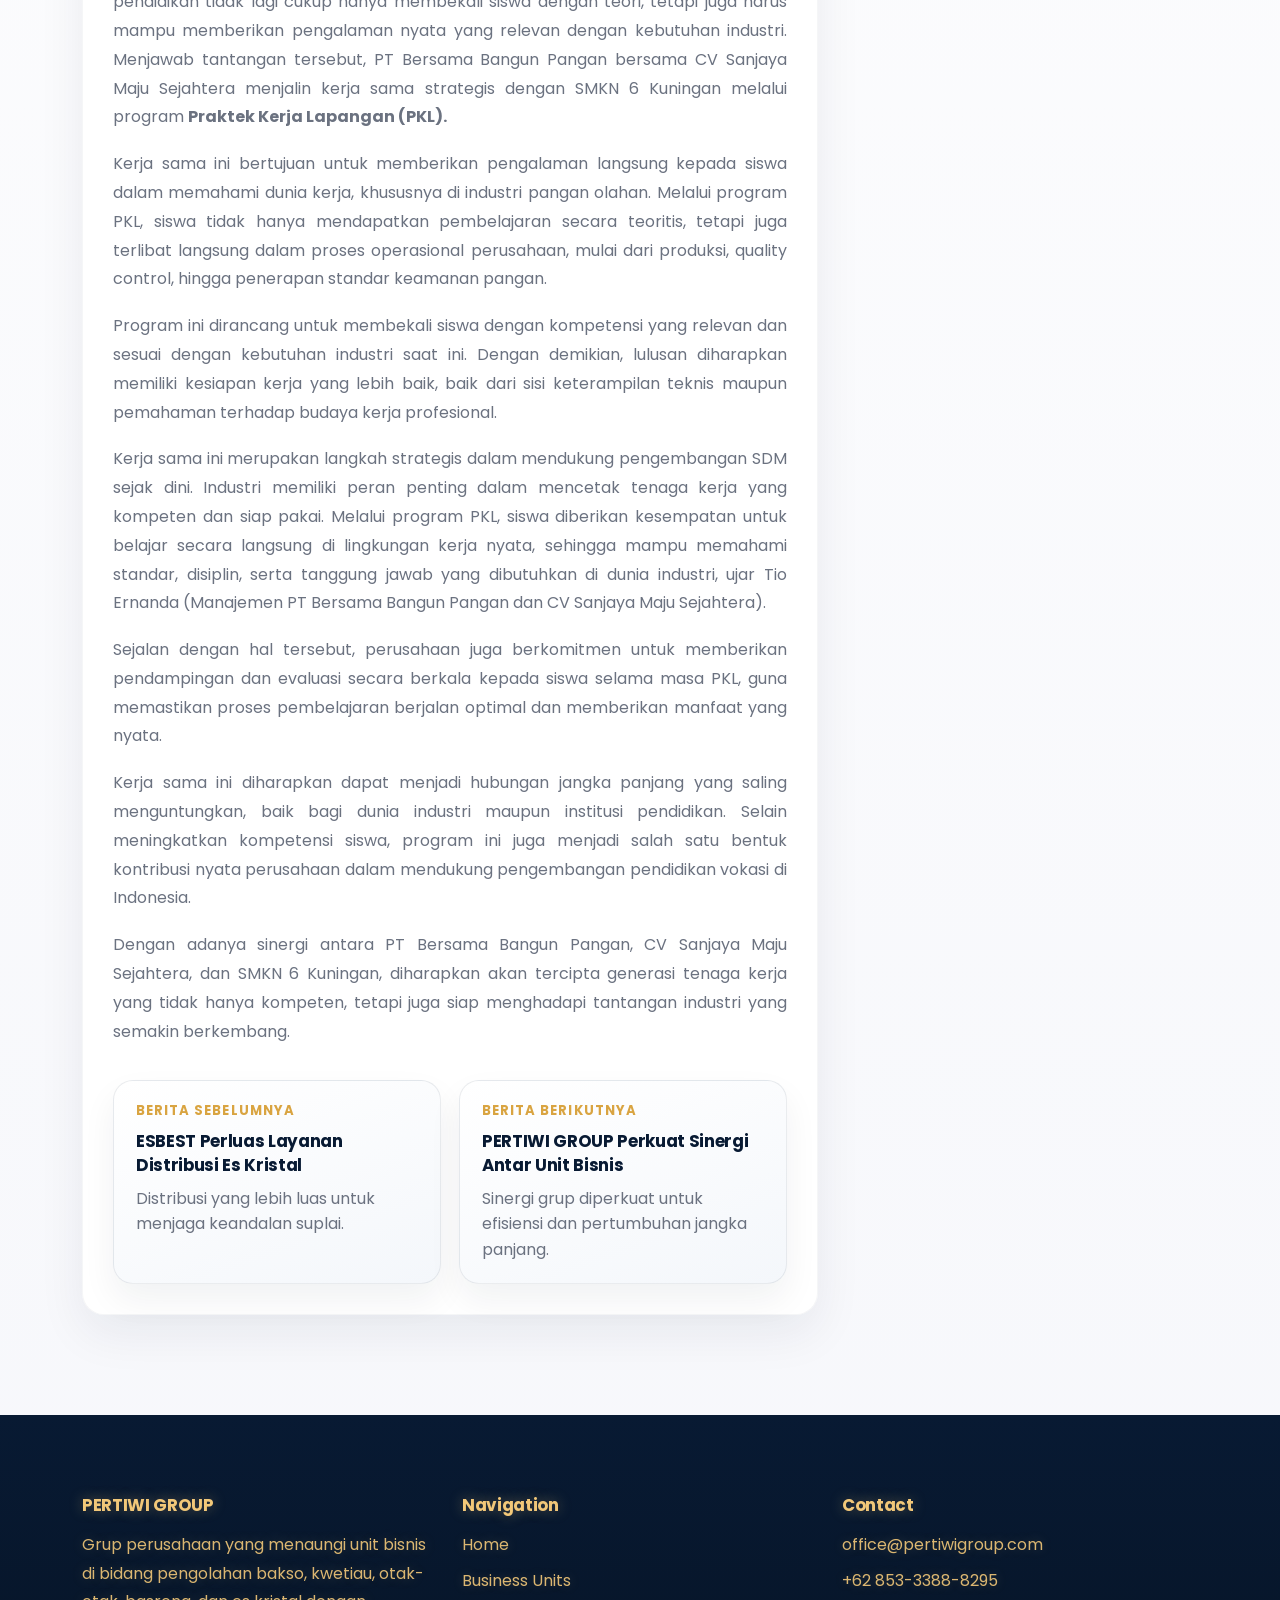
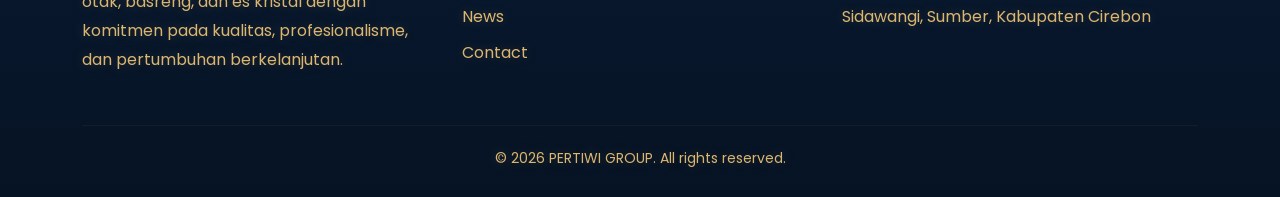
<file: news/berita-industri&pendidikan.html>
<!doctype html>
<html lang="id">
  <head>
    <meta charset="UTF-8" />
    <meta name="viewport" content="width=device-width, initial-scale=1.0" />
    <title>Berita PERTIWI GROUP | Sinergi Industri &amp; Pendidikan</title>
    <meta
      name="description"
      content="Berita resmi PERTIWI GROUP tentang sinergi PT Bersama Bangun Pangan dan CV Sanjaya Maju Sejahtera bersama SMKN 6 Kuningan melalui program PKL."
    />
    <meta name="author" content="PERTIWI GROUP" />
    <meta name="robots" content="index,follow,max-image-preview:large" />
    <meta name="theme-color" content="#081a33" />
    <meta property="og:locale" content="id_ID" />
    <meta property="og:site_name" content="PERTIWI GROUP" />
    <meta property="og:type" content="article" />
    <meta
      property="og:title"
      content="Berita PERTIWI GROUP | Sinergi Industri &amp; Pendidikan"
    />
    <meta
      property="og:description"
      content="Berita resmi PERTIWI GROUP tentang sinergi PT Bersama Bangun Pangan dan CV Sanjaya Maju Sejahtera bersama SMKN 6 Kuningan melalui program PKL."
    />
    <meta property="article:published_time" content="2026-04-19" />
    <meta name="twitter:card" content="summary" />
    <meta
      name="twitter:title"
      content="Berita PERTIWI GROUP | Sinergi Industri &amp; Pendidikan"
    />
    <meta
      name="twitter:description"
      content="Berita resmi PERTIWI GROUP tentang sinergi PT Bersama Bangun Pangan dan CV Sanjaya Maju Sejahtera bersama SMKN 6 Kuningan melalui program PKL."
    />

    <link rel="preconnect" href="https://fonts.googleapis.com" />
    <link rel="preconnect" href="https://fonts.gstatic.com" crossorigin />

    <link
      href="https://fonts.googleapis.com/css2?family=Poppins:wght@300;400;600;700&amp;display=swap"
      rel="stylesheet"
    />
    <link
      rel="stylesheet"
      href="https://cdnjs.cloudflare.com/ajax/libs/animate.css/4.1.1/animate.min.css"
    />
    <link
      href="https://cdn.jsdelivr.net/npm/bootstrap@5.3.3/dist/css/bootstrap.min.css"
      rel="stylesheet"
    />
    <link
      href="https://cdn.jsdelivr.net/npm/bootstrap-icons/font/bootstrap-icons.css"
      rel="stylesheet"
    />

    <link
      rel="shortcut icon"
      href="../img/logo/logo-njp.jpeg"
      type="image/x-icon"
    />
    <link rel="stylesheet" href="../css/style.css?v=20260922-2" />
  </head>
  <body>
    <div class="topbar py-2">
      <div
        class="container d-flex flex-wrap justify-content-between align-items-center gap-2 small text-white-50"
      >
        <div class="d-flex flex-wrap gap-3">
          <a class="topbar-link" href="mailto:office@pertiwigroup.com">
            <i class="bi bi-envelope me-2"></i>office@pertiwigroup.com
          </a>
          <a class="topbar-link" href="tel:+6285333888295">
            <i class="bi bi-telephone me-2"></i>+62 853-3388-8295
          </a>
        </div>
        <div>
          <a
            class="topbar-link"
            href="https://maps.google.com/?q=Seureuh+Beureum+Blok+Capar+03+Sidawangi+Sumber+Cirebon"
            target="_blank"
            rel="noopener noreferrer"
          >
            <i class="bi bi-geo-alt me-2"></i>Sidawangi, Sumber, Kabupaten
            Cirebon
          </a>
        </div>
      </div>
    </div>

    <nav
      class="navbar navbar-expand-lg fixed-top navbar-dark scrolled"
      id="mainNavbar"
    >
      <div class="container">
        <a
          class="navbar-brand fw-bold d-flex align-items-center gap-3"
          href="../index.html#home"
        >
          <img
            src="../img/logo/logo-njp.jpeg"
            alt="Logo PERTIWI GROUP"
            class="navbar-logo"
          />
          <span class="navbar-brand-text">
            <span class="navbar-brand-title">PERTIWI GROUP</span>
            <span class="navbar-brand-subtitle">Grup Usaha Terintegrasi</span>
          </span>
        </a>
        <button
          class="navbar-toggler border-0 shadow-none"
          type="button"
          data-bs-toggle="collapse"
          data-bs-target="#navbarNav"
          aria-controls="navbarNav"
          aria-expanded="false"
          aria-label="Buka navigasi"
        >
          <span><i class="bi bi-list fs-2"></i></span>
        </button>
        <div class="collapse navbar-collapse" id="navbarNav">
          <ul class="navbar-nav ms-auto align-items-lg-center gap-lg-2">
            <li class="nav-item">
              <a class="nav-link" href="../index.html#home">Home</a>
            </li>
            <li class="nav-item">
              <a class="nav-link" href="../index.html#about">About</a>
            </li>
            <li class="nav-item">
              <a class="nav-link" href="../index.html#business"
                >Business Units</a
              >
            </li>
            <li class="nav-item">
              <a
                class="nav-link active"
                href="../portal-berita.html"
                aria-current="page"
                >News</a
              >
            </li>
            <li class="nav-item">
              <a class="nav-link" href="../index.html#contact">Contact</a>
            </li>
            <li class="nav-item ms-lg-2 mt-3 mt-lg-0">
              <a class="btn btn-gold" href="../index.html#contact"
                >Contact Us</a
              >
            </li>
          </ul>
        </div>
      </div>
    </nav>

    <header class="page-hero page-hero-news">
      <div class="container">
        <a class="breadcrumb-link" href="../portal-berita.html">
          <i class="bi bi-arrow-left me-2"></i>Kembali ke portal berita
        </a>
        <div class="row justify-content-center mt-4">
          <div class="col-xl-9">
            <span class="category-chip gold">Industri &amp; Pendidikan</span>
            <h1 class="display-5 fw-bold mt-3">
              SINERGI INDUSTRI &amp; PENDIDIKAN: PT Bersama Bangun Pangan dan CV
              Sanjaya Maju Sejahtera Gandeng SMKN 6 Kuningan Tingkatkan
              Kompetensi Siswa Lewat PKL
            </h1>
            <p class="mt-3 mb-0 text-white-50">
              Kolaborasi dunia industri dan pendidikan vokasi untuk memberikan
              pengalaman kerja nyata bagi siswa melalui program PKL.
            </p>
          </div>
        </div>
      </div>
    </header>

    <main class="section-pad pt-0">
      <div class="container article-wrapper">
        <div class="row g-4">
          <div class="col-lg-8">
            <article class="premium-card">
              <div class="article-meta">
                <span
                  ><i class="bi bi-calendar-event me-2"></i>19 April 2026</span
                >
                <span><i class="bi bi-building me-2"></i>PERTIWI GROUP</span>
                <span
                  ><i class="bi bi-tag me-2"></i>Industri &amp; Pendidikan</span
                >
              </div>

              <div class="article-editor">
                <span class="article-editor-avatar" aria-hidden="true">
                  <i class="bi bi-person-fill"></i>
                </span>
                <span class="article-editor-text"
                  >Editor : Tio Ernanda - HR Manager</span
                >
              </div>

              <div class="article-cover article-cover-news">
                <img
                  src="../img/logo/hero.jpg"
                  alt="Kerja sama industri dan pendidikan bersama SMKN 6 Kuningan"
                />
              </div>

              <div class="article-content">
                <p>
                  Dalam era persaingan industri yang semakin dinamis, kebutuhan
                  akan sumber daya manusia yang kompeten dan siap kerja menjadi
                  hal yang sangat krusial. Dunia pendidikan tidak lagi cukup
                  hanya membekali siswa dengan teori, tetapi juga harus mampu
                  memberikan pengalaman nyata yang relevan dengan kebutuhan
                  industri. Menjawab tantangan tersebut, PT Bersama Bangun
                  Pangan bersama CV Sanjaya Maju Sejahtera menjalin kerja sama
                  strategis dengan SMKN 6 Kuningan melalui program
                  <b>Praktek Kerja Lapangan (PKL).</b>
                </p>
                <p>
                  Kerja sama ini bertujuan untuk memberikan pengalaman langsung
                  kepada siswa dalam memahami dunia kerja, khususnya di industri
                  pangan olahan. Melalui program PKL, siswa tidak hanya
                  mendapatkan pembelajaran secara teoritis, tetapi juga terlibat
                  langsung dalam proses operasional perusahaan, mulai dari
                  produksi, quality control, hingga penerapan standar keamanan
                  pangan.
                </p>
                <p>
                  Program ini dirancang untuk membekali siswa dengan kompetensi
                  yang relevan dan sesuai dengan kebutuhan industri saat ini.
                  Dengan demikian, lulusan diharapkan memiliki kesiapan kerja
                  yang lebih baik, baik dari sisi keterampilan teknis maupun
                  pemahaman terhadap budaya kerja profesional.
                </p>
                <p>
                  Kerja sama ini merupakan langkah strategis dalam mendukung
                  pengembangan SDM sejak dini. Industri memiliki peran penting
                  dalam mencetak tenaga kerja yang kompeten dan siap pakai.
                  Melalui program PKL, siswa diberikan kesempatan untuk belajar
                  secara langsung di lingkungan kerja nyata, sehingga mampu
                  memahami standar, disiplin, serta tanggung jawab yang
                  dibutuhkan di dunia industri, ujar Tio Ernanda (Manajemen PT
                  Bersama Bangun Pangan dan CV Sanjaya Maju Sejahtera).
                </p>
                <p>
                  Sejalan dengan hal tersebut, perusahaan juga berkomitmen untuk
                  memberikan pendampingan dan evaluasi secara berkala kepada
                  siswa selama masa PKL, guna memastikan proses pembelajaran
                  berjalan optimal dan memberikan manfaat yang nyata.
                </p>
                <p>
                  Kerja sama ini diharapkan dapat menjadi hubungan jangka
                  panjang yang saling menguntungkan, baik bagi dunia industri
                  maupun institusi pendidikan. Selain meningkatkan kompetensi
                  siswa, program ini juga menjadi salah satu bentuk kontribusi
                  nyata perusahaan dalam mendukung pengembangan pendidikan
                  vokasi di Indonesia.
                </p>
                <p>
                  Dengan adanya sinergi antara PT Bersama Bangun Pangan, CV
                  Sanjaya Maju Sejahtera, dan SMKN 6 Kuningan, diharapkan akan
                  tercipta generasi tenaga kerja yang tidak hanya kompeten,
                  tetapi juga siap menghadapi tantangan industri yang semakin
                  berkembang.
                </p>
              </div>

              <div class="article-post-nav">
                <a
                  class="article-post-link"
                  href="berita-distribusi-esbest.html"
                >
                  <span class="article-post-label">Berita Sebelumnya</span>
                  <h4>ESBEST Perluas Layanan Distribusi Es Kristal</h4>
                  <p>
                    Distribusi yang lebih luas untuk menjaga keandalan suplai.
                  </p>
                </a>
                <a class="article-post-link" href="berita-detail.html">
                  <span class="article-post-label">Berita Berikutnya</span>
                  <h4>PERTIWI GROUP Perkuat Sinergi Antar Unit Bisnis</h4>
                  <p>
                    Sinergi grup diperkuat untuk efisiensi dan pertumbuhan
                    jangka panjang.
                  </p>
                </a>
              </div>
            </article>
          </div>

          <div class="col-lg-4 article-sidebar">
            <aside class="premium-card mt-0">
              <h3 class="mb-3">Berita Terkait</h3>
              <a class="related-post" href="berita-detail.html">
                PERTIWI GROUP Perkuat Sinergi Antar Unit Bisnis
              </a>
              <a class="related-post" href="berita-produksi-sms.html">
                CV. Sanjaya Maju Sejahtera Tingkatkan Standar Produksi
              </a>
              <a class="related-post" href="berita-distribusi-esbest.html">
                ESBEST Perluas Layanan Distribusi Es Kristal
              </a>
            </aside>
          </div>
        </div>
      </div>
    </main>

    <footer class="footer-section">
      <div class="container">
        <div class="row g-4">
          <div class="col-lg-4">
            <h4 class="text-white fw-bold mb-3">PERTIWI GROUP</h4>
            <p class="text-white-50">
              Grup perusahaan yang menaungi unit bisnis di bidang pengolahan
              bakso, kwetiau, otak-otak, basreng, dan es kristal dengan komitmen
              pada kualitas, profesionalisme, dan pertumbuhan berkelanjutan.
            </p>
          </div>
          <div class="col-lg-4">
            <h5 class="footer-title">Navigation</h5>
            <ul class="footer-links">
              <li><a href="../index.html#home">Home</a></li>
              <li><a href="../index.html#business">Business Units</a></li>
              <li><a href="../portal-berita.html">News</a></li>
              <li><a href="../index.html#contact">Contact</a></li>
            </ul>
          </div>
          <div class="col-lg-4">
            <h5 class="footer-title">Contact</h5>
            <ul class="footer-links">
              <li>
                <a
                  class="footer-contact-link"
                  href="mailto:office@pertiwigroup.com"
                  >office@pertiwigroup.com</a
                >
              </li>
              <li>
                <a class="footer-contact-link" href="tel:+6285333888295"
                  >+62 853-3388-8295</a
                >
              </li>
              <li>
                <a
                  class="footer-contact-link"
                  href="https://maps.google.com/?q=Seureuh+Beureum+Blok+Capar+03+Sidawangi+Sumber+Cirebon"
                  target="_blank"
                  rel="noopener noreferrer"
                  >Sidawangi, Sumber, Kabupaten Cirebon</a
                >
              </li>
            </ul>
          </div>
        </div>
        <hr class="footer-divider" />
        <div class="text-center text-white-50 small">
          &copy; <span id="currentYear">2026</span> PERTIWI GROUP. All rights
          reserved.
        </div>
      </div>
    </footer>

    <button class="back-to-top" id="backToTop" aria-label="Kembali ke atas">
      <i class="bi bi-arrow-up"></i>
    </button>

    <script src="https://cdn.jsdelivr.net/npm/bootstrap@5.3.3/dist/js/bootstrap.bundle.min.js"></script>
    <script src="../js/main.js?v=20260922-2"></script>
  </body>
</html>
</file>
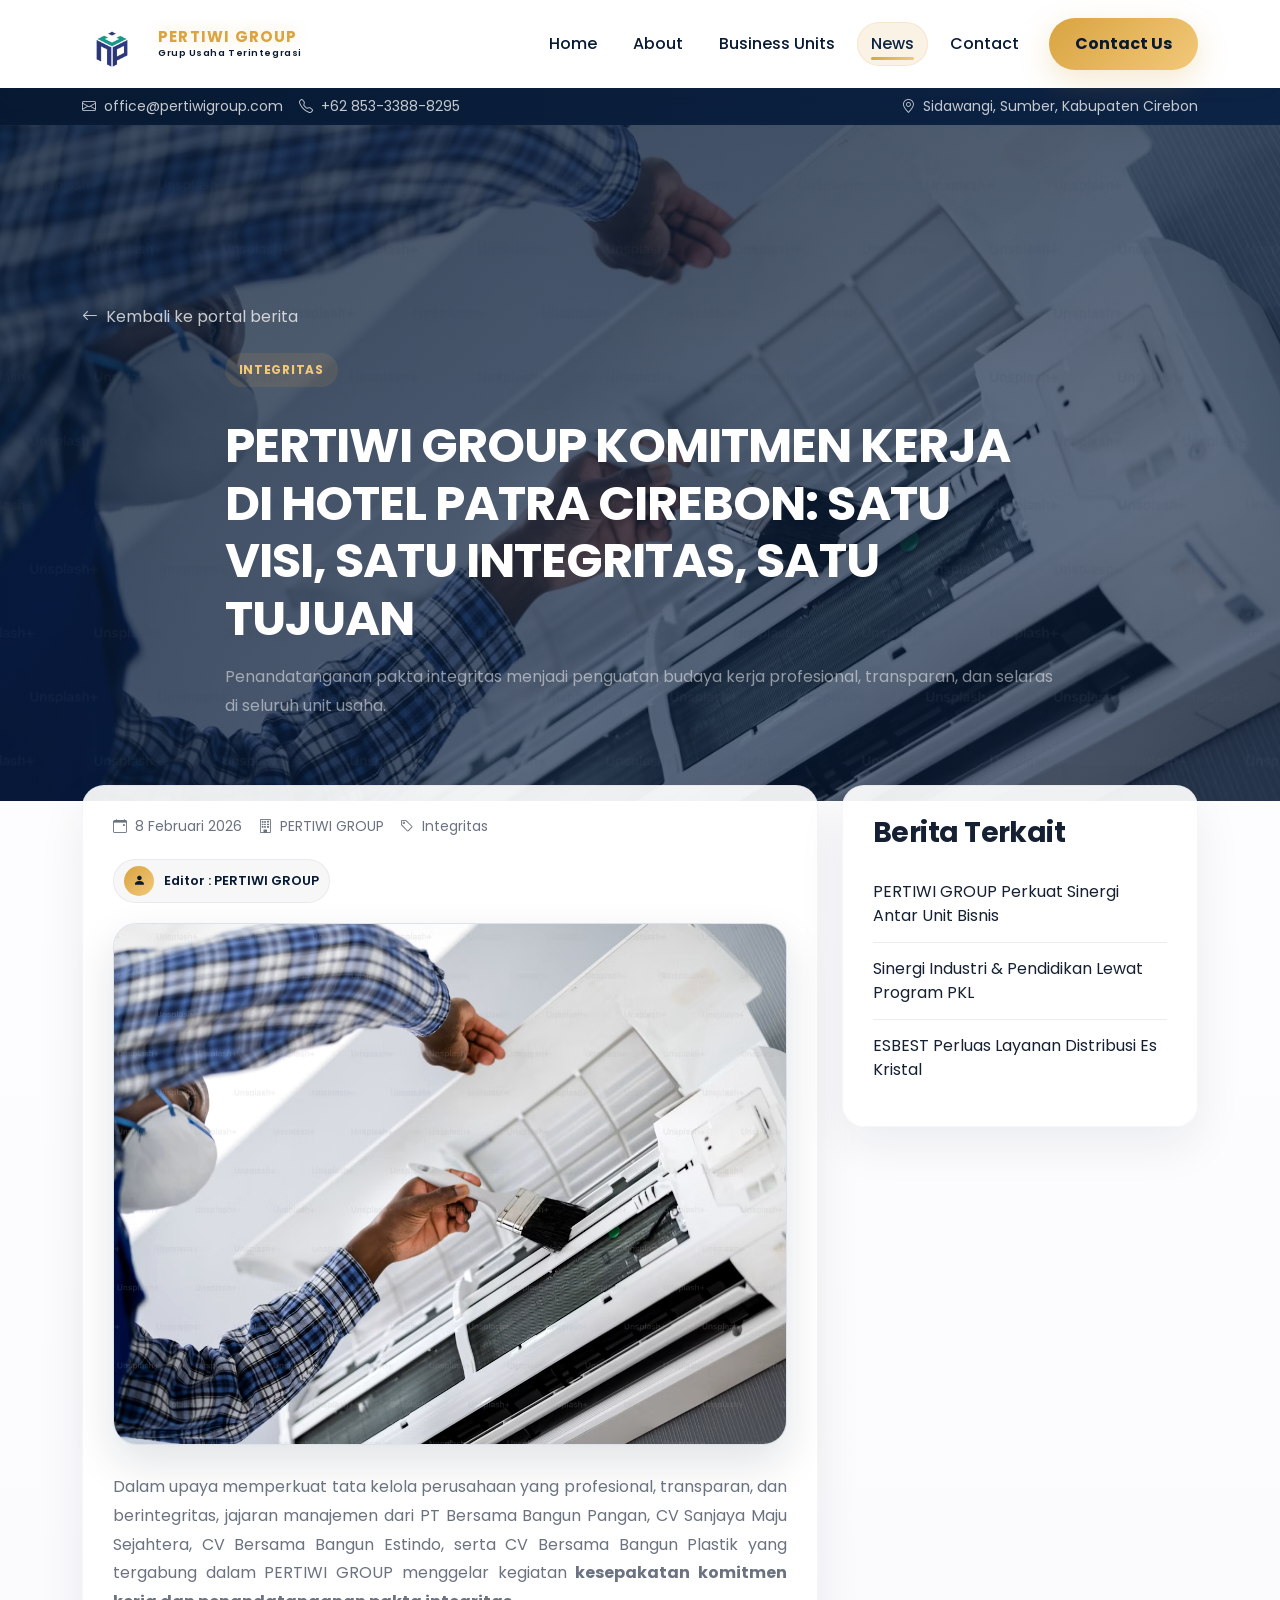
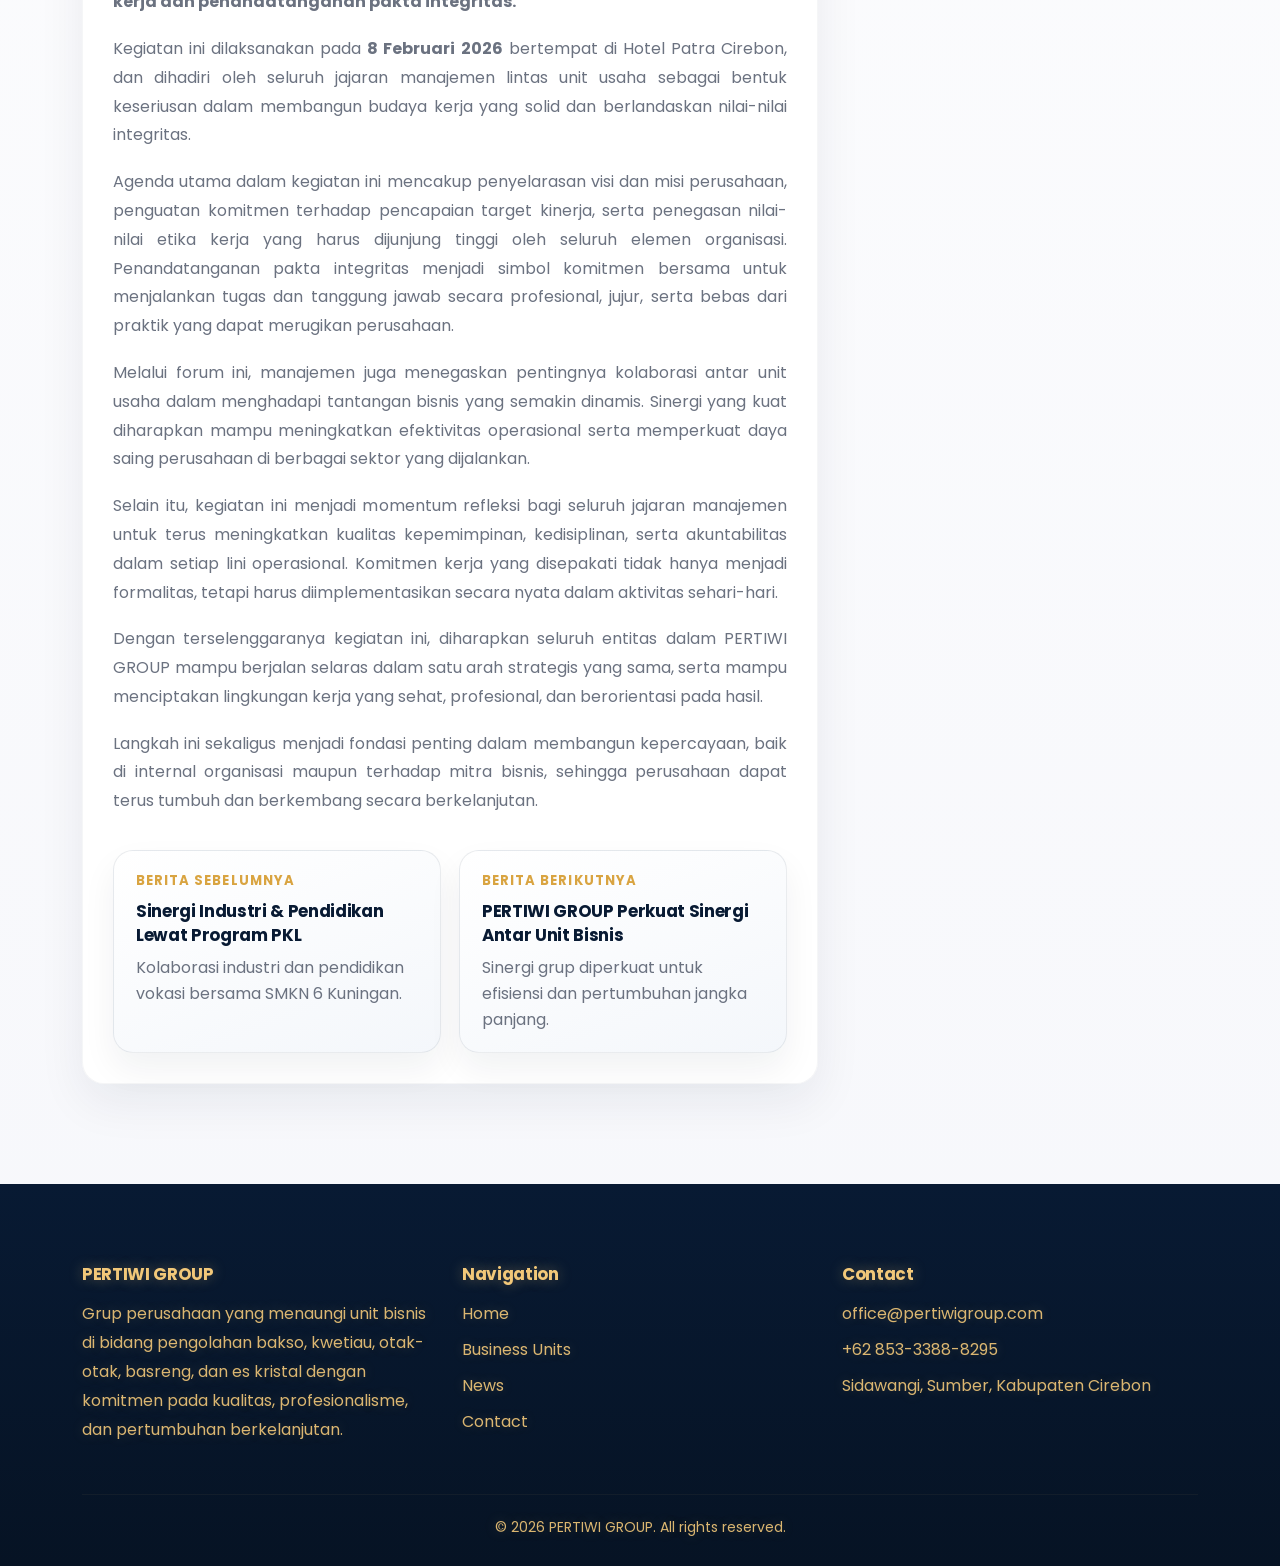
<file: news/berita-integritas.html>
<!doctype html>
<html lang="id">
  <head>
    <meta charset="UTF-8" />
    <meta name="viewport" content="width=device-width, initial-scale=1.0" />
    <title>Berita PERTIWI GROUP | Komitmen Kerja dan Integritas</title>
    <meta
      name="description"
      content="Berita resmi PERTIWI GROUP tentang kegiatan komitmen kerja dan penandatanganan pakta integritas di Hotel Patra Cirebon."
    />
    <meta name="author" content="PERTIWI GROUP" />
    <meta name="robots" content="index,follow,max-image-preview:large" />
    <meta name="theme-color" content="#081a33" />
    <meta property="og:locale" content="id_ID" />
    <meta property="og:site_name" content="PERTIWI GROUP" />
    <meta property="og:type" content="article" />
    <meta
      property="og:title"
      content="Berita PERTIWI GROUP | Komitmen Kerja dan Integritas"
    />
    <meta
      property="og:description"
      content="Berita resmi PERTIWI GROUP tentang kegiatan komitmen kerja dan penandatanganan pakta integritas di Hotel Patra Cirebon."
    />
    <meta property="article:published_time" content="2026-02-08" />
    <meta name="twitter:card" content="summary" />
    <meta
      name="twitter:title"
      content="Berita PERTIWI GROUP | Komitmen Kerja dan Integritas"
    />
    <meta
      name="twitter:description"
      content="Berita resmi PERTIWI GROUP tentang kegiatan komitmen kerja dan penandatanganan pakta integritas di Hotel Patra Cirebon."
    />

    <link rel="preconnect" href="https://fonts.googleapis.com" />
    <link rel="preconnect" href="https://fonts.gstatic.com" crossorigin />

    <link
      href="https://fonts.googleapis.com/css2?family=Poppins:wght@300;400;600;700&amp;display=swap"
      rel="stylesheet"
    />
    <link
      rel="stylesheet"
      href="https://cdnjs.cloudflare.com/ajax/libs/animate.css/4.1.1/animate.min.css"
    />
    <link
      href="https://cdn.jsdelivr.net/npm/bootstrap@5.3.3/dist/css/bootstrap.min.css"
      rel="stylesheet"
    />
    <link
      href="https://cdn.jsdelivr.net/npm/bootstrap-icons/font/bootstrap-icons.css"
      rel="stylesheet"
    />

    <link
      rel="shortcut icon"
      href="../img/logo/logo-njp.jpeg"
      type="image/x-icon"
    />
    <link rel="stylesheet" href="../css/style.css?v=20260922-2" />
  </head>
  <body>
    <div class="topbar py-2">
      <div
        class="container d-flex flex-wrap justify-content-between align-items-center gap-2 small text-white-50"
      >
        <div class="d-flex flex-wrap gap-3">
          <a class="topbar-link" href="mailto:office@pertiwigroup.com">
            <i class="bi bi-envelope me-2"></i>office@pertiwigroup.com
          </a>
          <a class="topbar-link" href="tel:+6285333888295">
            <i class="bi bi-telephone me-2"></i>+62 853-3388-8295
          </a>
        </div>
        <div>
          <a
            class="topbar-link"
            href="https://maps.google.com/?q=Seureuh+Beureum+Blok+Capar+03+Sidawangi+Sumber+Cirebon"
            target="_blank"
            rel="noopener noreferrer"
          >
            <i class="bi bi-geo-alt me-2"></i>Sidawangi, Sumber, Kabupaten
            Cirebon
          </a>
        </div>
      </div>
    </div>

    <nav
      class="navbar navbar-expand-lg fixed-top navbar-dark scrolled"
      id="mainNavbar"
    >
      <div class="container">
        <a
          class="navbar-brand fw-bold d-flex align-items-center gap-3"
          href="../index.html#home"
        >
          <img
            src="../img/logo/logo-njp.jpeg"
            alt="Logo PERTIWI GROUP"
            class="navbar-logo"
          />
          <span class="navbar-brand-text">
            <span class="navbar-brand-title">PERTIWI GROUP</span>
            <span class="navbar-brand-subtitle">Grup Usaha Terintegrasi</span>
          </span>
        </a>
        <button
          class="navbar-toggler border-0 shadow-none"
          type="button"
          data-bs-toggle="collapse"
          data-bs-target="#navbarNav"
          aria-controls="navbarNav"
          aria-expanded="false"
          aria-label="Buka navigasi"
        >
          <span><i class="bi bi-list fs-2"></i></span>
        </button>
        <div class="collapse navbar-collapse" id="navbarNav">
          <ul class="navbar-nav ms-auto align-items-lg-center gap-lg-2">
            <li class="nav-item">
              <a class="nav-link" href="../index.html#home">Home</a>
            </li>
            <li class="nav-item">
              <a class="nav-link" href="../index.html#about">About</a>
            </li>
            <li class="nav-item">
              <a class="nav-link" href="../index.html#business"
                >Business Units</a
              >
            </li>
            <li class="nav-item">
              <a
                class="nav-link active"
                href="../portal-berita.html"
                aria-current="page"
                >News</a
              >
            </li>
            <li class="nav-item">
              <a class="nav-link" href="../index.html#contact">Contact</a>
            </li>
            <li class="nav-item ms-lg-2 mt-3 mt-lg-0">
              <a class="btn btn-gold" href="../index.html#contact"
                >Contact Us</a
              >
            </li>
          </ul>
        </div>
      </div>
    </nav>

    <header class="page-hero page-hero-news">
      <div class="container">
        <a class="breadcrumb-link" href="../portal-berita.html">
          <i class="bi bi-arrow-left me-2"></i>Kembali ke portal berita
        </a>
        <div class="row justify-content-center mt-4">
          <div class="col-xl-9">
            <span class="category-chip gold">Integritas</span>
            <h1 class="display-5 fw-bold mt-3">
              PERTIWI GROUP KOMITMEN KERJA DI HOTEL PATRA CIREBON: SATU VISI,
              SATU INTEGRITAS, SATU TUJUAN
            </h1>
            <p class="mt-3 mb-0 text-white-50">
              Penandatanganan pakta integritas menjadi penguatan budaya kerja
              profesional, transparan, dan selaras di seluruh unit usaha.
            </p>
          </div>
        </div>
      </div>
    </header>

    <main class="section-pad pt-0">
      <div class="container article-wrapper">
        <div class="row g-4">
          <div class="col-lg-8">
            <article class="premium-card">
              <div class="article-meta">
                <span
                  ><i class="bi bi-calendar-event me-2"></i>8 Februari
                  2026</span
                >
                <span><i class="bi bi-building me-2"></i>PERTIWI GROUP</span>
                <span><i class="bi bi-tag me-2"></i>Integritas</span>
              </div>

              <div class="article-editor">
                <span class="article-editor-avatar" aria-hidden="true">
                  <i class="bi bi-person-fill"></i>
                </span>
                <span class="article-editor-text">Editor : PERTIWI GROUP</span>
              </div>

              <div class="article-cover article-cover-news">
                <img
                  src="../img/logo/hero.jpg"
                  alt="Kegiatan komitmen kerja PERTIWI GROUP di Hotel Patra Cirebon"
                />
              </div>

              <div class="article-content">
                <p>
                  Dalam upaya memperkuat tata kelola perusahaan yang
                  profesional, transparan, dan berintegritas, jajaran manajemen
                  dari PT Bersama Bangun Pangan, CV Sanjaya Maju Sejahtera, CV
                  Bersama Bangun Estindo, serta CV Bersama Bangun Plastik yang
                  tergabung dalam PERTIWI GROUP menggelar kegiatan
                  <b
                    >kesepakatan komitmen kerja dan penandatanganan pakta
                    integritas.</b
                  >
                </p>
                <p>
                  Kegiatan ini dilaksanakan pada
                  <b>8 Februari 2026</b> bertempat di Hotel Patra Cirebon, dan
                  dihadiri oleh seluruh jajaran manajemen lintas unit usaha
                  sebagai bentuk keseriusan dalam membangun budaya kerja yang
                  solid dan berlandaskan nilai-nilai integritas.
                </p>
                <p>
                  Agenda utama dalam kegiatan ini mencakup penyelarasan visi dan
                  misi perusahaan, penguatan komitmen terhadap pencapaian target
                  kinerja, serta penegasan nilai-nilai etika kerja yang harus
                  dijunjung tinggi oleh seluruh elemen organisasi.
                  Penandatanganan pakta integritas menjadi simbol komitmen
                  bersama untuk menjalankan tugas dan tanggung jawab secara
                  profesional, jujur, serta bebas dari praktik yang dapat
                  merugikan perusahaan.
                </p>
                <p>
                  Melalui forum ini, manajemen juga menegaskan pentingnya
                  kolaborasi antar unit usaha dalam menghadapi tantangan bisnis
                  yang semakin dinamis. Sinergi yang kuat diharapkan mampu
                  meningkatkan efektivitas operasional serta memperkuat daya
                  saing perusahaan di berbagai sektor yang dijalankan.
                </p>
                <p>
                  Selain itu, kegiatan ini menjadi momentum refleksi bagi
                  seluruh jajaran manajemen untuk terus meningkatkan kualitas
                  kepemimpinan, kedisiplinan, serta akuntabilitas dalam setiap
                  lini operasional. Komitmen kerja yang disepakati tidak hanya
                  menjadi formalitas, tetapi harus diimplementasikan secara
                  nyata dalam aktivitas sehari-hari.
                </p>
                <p>
                  Dengan terselenggaranya kegiatan ini, diharapkan seluruh
                  entitas dalam PERTIWI GROUP mampu berjalan selaras dalam satu
                  arah strategis yang sama, serta mampu menciptakan lingkungan
                  kerja yang sehat, profesional, dan berorientasi pada hasil.
                </p>
                <p>
                  Langkah ini sekaligus menjadi fondasi penting dalam membangun
                  kepercayaan, baik di internal organisasi maupun terhadap mitra
                  bisnis, sehingga perusahaan dapat terus tumbuh dan berkembang
                  secara berkelanjutan.
                </p>
              </div>

              <div class="article-post-nav">
                <a
                  class="article-post-link"
                  href="berita-industri&amp;pendidikan.html"
                >
                  <span class="article-post-label">Berita Sebelumnya</span>
                  <h4>Sinergi Industri &amp; Pendidikan Lewat Program PKL</h4>
                  <p>
                    Kolaborasi industri dan pendidikan vokasi bersama SMKN 6
                    Kuningan.
                  </p>
                </a>
                <a class="article-post-link" href="berita-detail.html">
                  <span class="article-post-label">Berita Berikutnya</span>
                  <h4>PERTIWI GROUP Perkuat Sinergi Antar Unit Bisnis</h4>
                  <p>
                    Sinergi grup diperkuat untuk efisiensi dan pertumbuhan
                    jangka panjang.
                  </p>
                </a>
              </div>
            </article>
          </div>

          <div class="col-lg-4 article-sidebar">
            <aside class="premium-card mt-0">
              <h3 class="mb-3">Berita Terkait</h3>
              <a class="related-post" href="berita-detail.html">
                PERTIWI GROUP Perkuat Sinergi Antar Unit Bisnis
              </a>
              <a
                class="related-post"
                href="berita-industri&amp;pendidikan.html"
              >
                Sinergi Industri &amp; Pendidikan Lewat Program PKL
              </a>
              <a class="related-post" href="berita-distribusi-esbest.html">
                ESBEST Perluas Layanan Distribusi Es Kristal
              </a>
            </aside>
          </div>
        </div>
      </div>
    </main>

    <footer class="footer-section">
      <div class="container">
        <div class="row g-4">
          <div class="col-lg-4">
            <h4 class="text-white fw-bold mb-3">PERTIWI GROUP</h4>
            <p class="text-white-50">
              Grup perusahaan yang menaungi unit bisnis di bidang pengolahan
              bakso, kwetiau, otak-otak, basreng, dan es kristal dengan komitmen
              pada kualitas, profesionalisme, dan pertumbuhan berkelanjutan.
            </p>
          </div>
          <div class="col-lg-4">
            <h5 class="footer-title">Navigation</h5>
            <ul class="footer-links">
              <li><a href="../index.html#home">Home</a></li>
              <li><a href="../index.html#business">Business Units</a></li>
              <li><a href="../portal-berita.html">News</a></li>
              <li><a href="../index.html#contact">Contact</a></li>
            </ul>
          </div>
          <div class="col-lg-4">
            <h5 class="footer-title">Contact</h5>
            <ul class="footer-links">
              <li>
                <a
                  class="footer-contact-link"
                  href="mailto:office@pertiwigroup.com"
                  >office@pertiwigroup.com</a
                >
              </li>
              <li>
                <a class="footer-contact-link" href="tel:+6285333888295"
                  >+62 853-3388-8295</a
                >
              </li>
              <li>
                <a
                  class="footer-contact-link"
                  href="https://maps.google.com/?q=Seureuh+Beureum+Blok+Capar+03+Sidawangi+Sumber+Cirebon"
                  target="_blank"
                  rel="noopener noreferrer"
                  >Sidawangi, Sumber, Kabupaten Cirebon</a
                >
              </li>
            </ul>
          </div>
        </div>
        <hr class="footer-divider" />
        <div class="text-center text-white-50 small">
          &copy; <span id="currentYear">2026</span> PERTIWI GROUP. All rights
          reserved.
        </div>
      </div>
    </footer>

    <button class="back-to-top" id="backToTop" aria-label="Kembali ke atas">
      <i class="bi bi-arrow-up"></i>
    </button>

    <script src="https://cdn.jsdelivr.net/npm/bootstrap@5.3.3/dist/js/bootstrap.bundle.min.js"></script>
    <script src="../js/main.js?v=20260922-2"></script>
  </body>
</html>
</file>
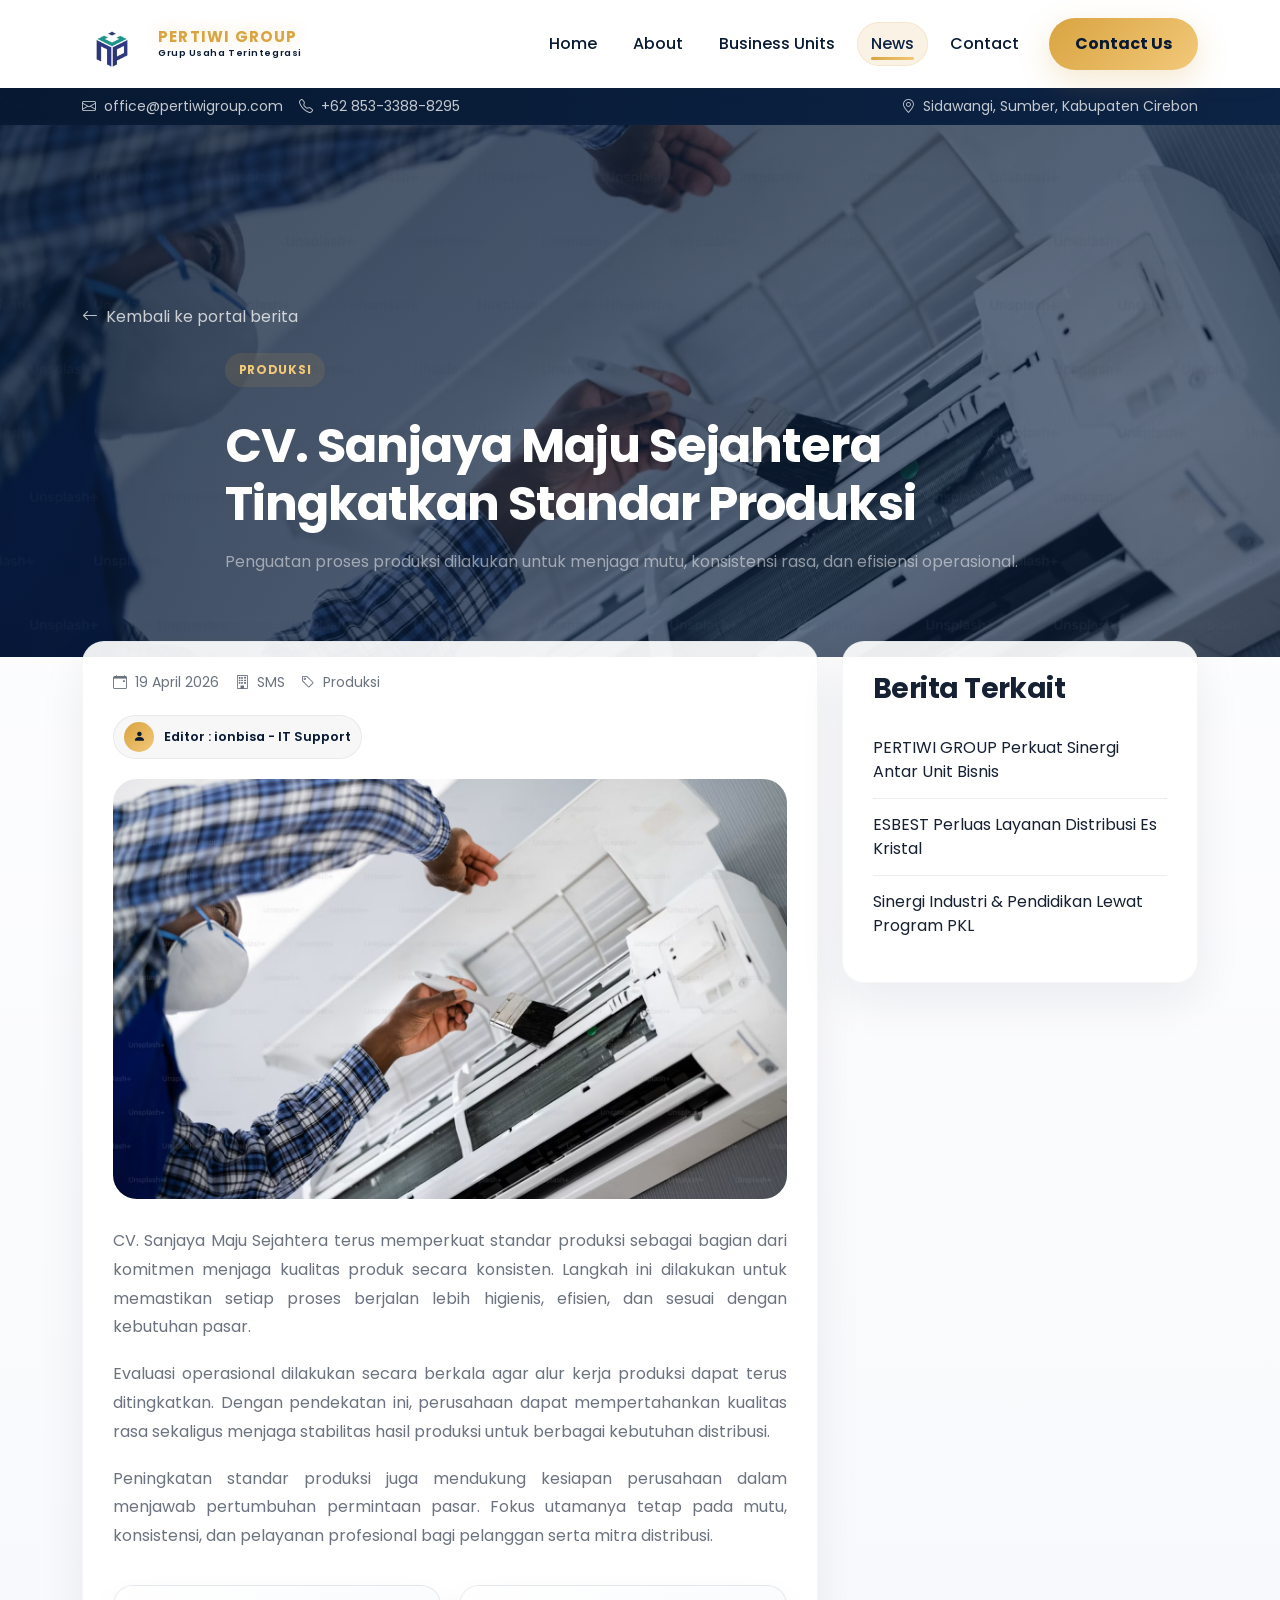
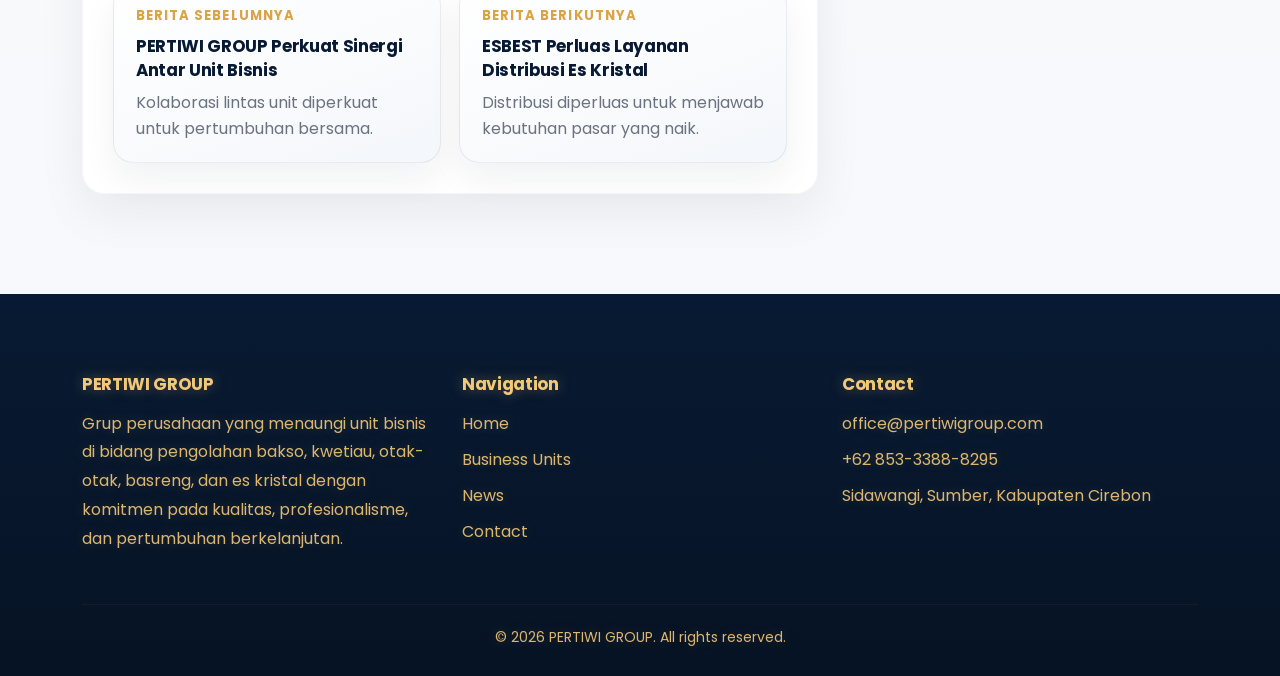
<file: news/berita-produksi-sms.html>
<!doctype html>
<html lang="id">
  <head>
    <meta charset="UTF-8" />
    <meta name="viewport" content="width=device-width, initial-scale=1.0" />
    <title>Berita PERTIWI GROUP | SMS Tingkatkan Standar Produksi</title>
    <meta
      name="description"
      content="Berita resmi PERTIWI GROUP tentang peningkatan standar produksi CV. Sanjaya Maju Sejahtera untuk menjaga mutu, higienitas, dan efisiensi operasional."
    />
    <meta name="author" content="PERTIWI GROUP" />
    <meta name="robots" content="index,follow,max-image-preview:large" />
    <meta name="theme-color" content="#081a33" />
    <meta property="og:locale" content="id_ID" />
    <meta property="og:site_name" content="PERTIWI GROUP" />
    <meta property="og:type" content="article" />
    <meta
      property="og:title"
      content="Berita PERTIWI GROUP | SMS Tingkatkan Standar Produksi"
    />
    <meta
      property="og:description"
      content="Berita resmi PERTIWI GROUP tentang peningkatan standar produksi CV. Sanjaya Maju Sejahtera untuk menjaga mutu, higienitas, dan efisiensi operasional."
    />
    <meta property="article:published_time" content="2026-04-19" />
    <meta name="twitter:card" content="summary" />
    <meta
      name="twitter:title"
      content="Berita PERTIWI GROUP | SMS Tingkatkan Standar Produksi"
    />
    <meta
      name="twitter:description"
      content="Berita resmi PERTIWI GROUP tentang peningkatan standar produksi CV. Sanjaya Maju Sejahtera untuk menjaga mutu, higienitas, dan efisiensi operasional."
    />

    <link rel="preconnect" href="https://fonts.googleapis.com" />
    <link rel="preconnect" href="https://fonts.gstatic.com" crossorigin />

    <link
      href="https://fonts.googleapis.com/css2?family=Poppins:wght@300;400;600;700&amp;display=swap"
      rel="stylesheet"
    />
    <link
      rel="stylesheet"
      href="https://cdnjs.cloudflare.com/ajax/libs/animate.css/4.1.1/animate.min.css"
    />
    <link
      href="https://cdn.jsdelivr.net/npm/bootstrap@5.3.3/dist/css/bootstrap.min.css"
      rel="stylesheet"
    />
    <link
      href="https://cdn.jsdelivr.net/npm/bootstrap-icons/font/bootstrap-icons.css"
      rel="stylesheet"
    />

    <link
      rel="shortcut icon"
      href="../img/logo/logo-njp.jpeg"
      type="image/x-icon"
    />
    <link rel="stylesheet" href="../css/style.css?v=20260922-2" />
  </head>
  <body>
    <div class="topbar py-2">
      <div
        class="container d-flex flex-wrap justify-content-between align-items-center gap-2 small text-white-50"
      >
        <div class="d-flex flex-wrap gap-3">
          <a class="topbar-link" href="mailto:office@pertiwigroup.com">
            <i class="bi bi-envelope me-2"></i>office@pertiwigroup.com
          </a>
          <a class="topbar-link" href="tel:+6285333888295">
            <i class="bi bi-telephone me-2"></i>+62 853-3388-8295
          </a>
        </div>
        <div>
          <a
            class="topbar-link"
            href="https://maps.google.com/?q=Seureuh+Beureum+Blok+Capar+03+Sidawangi+Sumber+Cirebon"
            target="_blank"
            rel="noopener noreferrer"
          >
            <i class="bi bi-geo-alt me-2"></i>Sidawangi, Sumber, Kabupaten
            Cirebon
          </a>
        </div>
      </div>
    </div>

    <nav
      class="navbar navbar-expand-lg fixed-top navbar-dark scrolled"
      id="mainNavbar"
    >
      <div class="container">
        <a
          class="navbar-brand fw-bold d-flex align-items-center gap-3"
          href="../index.html#home"
        >
          <img
            src="../img/logo/logo-njp.jpeg"
            alt="Logo PERTIWI GROUP"
            class="navbar-logo"
          />
          <span class="navbar-brand-text">
            <span class="navbar-brand-title">PERTIWI GROUP</span>
            <span class="navbar-brand-subtitle">Grup Usaha Terintegrasi</span>
          </span>
        </a>
        <button
          class="navbar-toggler border-0 shadow-none"
          type="button"
          data-bs-toggle="collapse"
          data-bs-target="#navbarNav"
          aria-controls="navbarNav"
          aria-expanded="false"
          aria-label="Buka navigasi"
        >
          <span><i class="bi bi-list fs-2"></i></span>
        </button>
        <div class="collapse navbar-collapse" id="navbarNav">
          <ul class="navbar-nav ms-auto align-items-lg-center gap-lg-2">
            <li class="nav-item">
              <a class="nav-link" href="../index.html#home">Home</a>
            </li>
            <li class="nav-item">
              <a class="nav-link" href="../index.html#about">About</a>
            </li>
            <li class="nav-item">
              <a class="nav-link" href="../index.html#business"
                >Business Units</a
              >
            </li>
            <li class="nav-item">
              <a
                class="nav-link active"
                href="../portal-berita.html"
                aria-current="page"
                >News</a
              >
            </li>
            <li class="nav-item">
              <a class="nav-link" href="../index.html#contact">Contact</a>
            </li>
            <li class="nav-item ms-lg-2 mt-3 mt-lg-0">
              <a class="btn btn-gold" href="../index.html#contact"
                >Contact Us</a
              >
            </li>
          </ul>
        </div>
      </div>
    </nav>

    <header class="page-hero page-hero-news">
      <div class="container">
        <a class="breadcrumb-link" href="../portal-berita.html">
          <i class="bi bi-arrow-left me-2"></i>Kembali ke portal berita
        </a>
        <div class="row justify-content-center mt-4">
          <div class="col-xl-9">
            <span class="category-chip gold">Produksi</span>
            <h1 class="display-5 fw-bold mt-3">
              CV. Sanjaya Maju Sejahtera Tingkatkan Standar Produksi
            </h1>
            <p class="mt-3 mb-0 text-white-50">
              Penguatan proses produksi dilakukan untuk menjaga mutu,
              konsistensi rasa, dan efisiensi operasional.
            </p>
          </div>
        </div>
      </div>
    </header>

    <main class="section-pad pt-0">
      <div class="container article-wrapper">
        <div class="row g-4">
          <div class="col-lg-8">
            <article class="premium-card">
              <div class="article-meta">
                <span
                  ><i class="bi bi-calendar-event me-2"></i>19 April 2026</span
                >
                <span><i class="bi bi-building me-2"></i>SMS</span>
                <span><i class="bi bi-tag me-2"></i>Produksi</span>
              </div>

              <div class="article-editor">
                <span class="article-editor-avatar" aria-hidden="true">
                  <i class="bi bi-person-fill"></i>
                </span>
                <span class="article-editor-text"
                  >Editor : ionbisa - IT Support</span
                >
              </div>

              <div class="article-cover">
                <img
                  src="../img/logo/hero.jpg"
                  alt="Produksi CV. Sanjaya Maju Sejahtera"
                />
              </div>

              <div class="article-content">
                <p>
                  CV. Sanjaya Maju Sejahtera terus memperkuat standar produksi
                  sebagai bagian dari komitmen menjaga kualitas produk secara
                  konsisten. Langkah ini dilakukan untuk memastikan setiap
                  proses berjalan lebih higienis, efisien, dan sesuai dengan
                  kebutuhan pasar.
                </p>
                <p>
                  Evaluasi operasional dilakukan secara berkala agar alur kerja
                  produksi dapat terus ditingkatkan. Dengan pendekatan ini,
                  perusahaan dapat mempertahankan kualitas rasa sekaligus
                  menjaga stabilitas hasil produksi untuk berbagai kebutuhan
                  distribusi.
                </p>
                <p>
                  Peningkatan standar produksi juga mendukung kesiapan
                  perusahaan dalam menjawab pertumbuhan permintaan pasar. Fokus
                  utamanya tetap pada mutu, konsistensi, dan pelayanan
                  profesional bagi pelanggan serta mitra distribusi.
                </p>
              </div>

              <div class="article-post-nav">
                <a class="article-post-link" href="berita-detail.html">
                  <span class="article-post-label">Berita Sebelumnya</span>
                  <h4>PERTIWI GROUP Perkuat Sinergi Antar Unit Bisnis</h4>
                  <p>
                    Kolaborasi lintas unit diperkuat untuk pertumbuhan bersama.
                  </p>
                </a>
                <a
                  class="article-post-link"
                  href="berita-distribusi-esbest.html"
                >
                  <span class="article-post-label">Berita Berikutnya</span>
                  <h4>ESBEST Perluas Layanan Distribusi Es Kristal</h4>
                  <p>
                    Distribusi diperluas untuk menjawab kebutuhan pasar yang
                    naik.
                  </p>
                </a>
              </div>
            </article>
          </div>

          <div class="col-lg-4 article-sidebar">
            <aside class="premium-card mt-0">
              <h3 class="mb-3">Berita Terkait</h3>
              <a class="related-post" href="berita-detail.html">
                PERTIWI GROUP Perkuat Sinergi Antar Unit Bisnis
              </a>
              <a class="related-post" href="berita-distribusi-esbest.html">
                ESBEST Perluas Layanan Distribusi Es Kristal
              </a>
              <a
                class="related-post"
                href="berita-industri&amp;pendidikan.html"
              >
                Sinergi Industri &amp; Pendidikan Lewat Program PKL
              </a>
            </aside>
          </div>
        </div>
      </div>
    </main>

    <footer class="footer-section">
      <div class="container">
        <div class="row g-4">
          <div class="col-lg-4">
            <h4 class="text-white fw-bold mb-3">PERTIWI GROUP</h4>
            <p class="text-white-50">
              Grup perusahaan yang menaungi unit bisnis di bidang pengolahan
              bakso, kwetiau, otak-otak, basreng, dan es kristal dengan komitmen
              pada kualitas, profesionalisme, dan pertumbuhan berkelanjutan.
            </p>
          </div>
          <div class="col-lg-4">
            <h5 class="footer-title">Navigation</h5>
            <ul class="footer-links">
              <li><a href="../index.html#home">Home</a></li>
              <li><a href="../index.html#business">Business Units</a></li>
              <li><a href="../portal-berita.html">News</a></li>
              <li><a href="../index.html#contact">Contact</a></li>
            </ul>
          </div>
          <div class="col-lg-4">
            <h5 class="footer-title">Contact</h5>
            <ul class="footer-links">
              <li>
                <a
                  class="footer-contact-link"
                  href="mailto:office@pertiwigroup.com"
                  >office@pertiwigroup.com</a
                >
              </li>
              <li>
                <a class="footer-contact-link" href="tel:+6285333888295"
                  >+62 853-3388-8295</a
                >
              </li>
              <li>
                <a
                  class="footer-contact-link"
                  href="https://maps.google.com/?q=Seureuh+Beureum+Blok+Capar+03+Sidawangi+Sumber+Cirebon"
                  target="_blank"
                  rel="noopener noreferrer"
                  >Sidawangi, Sumber, Kabupaten Cirebon</a
                >
              </li>
            </ul>
          </div>
        </div>
        <hr class="footer-divider" />
        <div class="text-center text-white-50 small">
          &copy; <span id="currentYear">2026</span> PERTIWI GROUP. All rights
          reserved.
        </div>
      </div>
    </footer>

    <button class="back-to-top" id="backToTop" aria-label="Kembali ke atas">
      <i class="bi bi-arrow-up"></i>
    </button>

    <script src="https://cdn.jsdelivr.net/npm/bootstrap@5.3.3/dist/js/bootstrap.bundle.min.js"></script>
    <script src="../js/main.js?v=20260922-2"></script>
  </body>
</html>
</file>
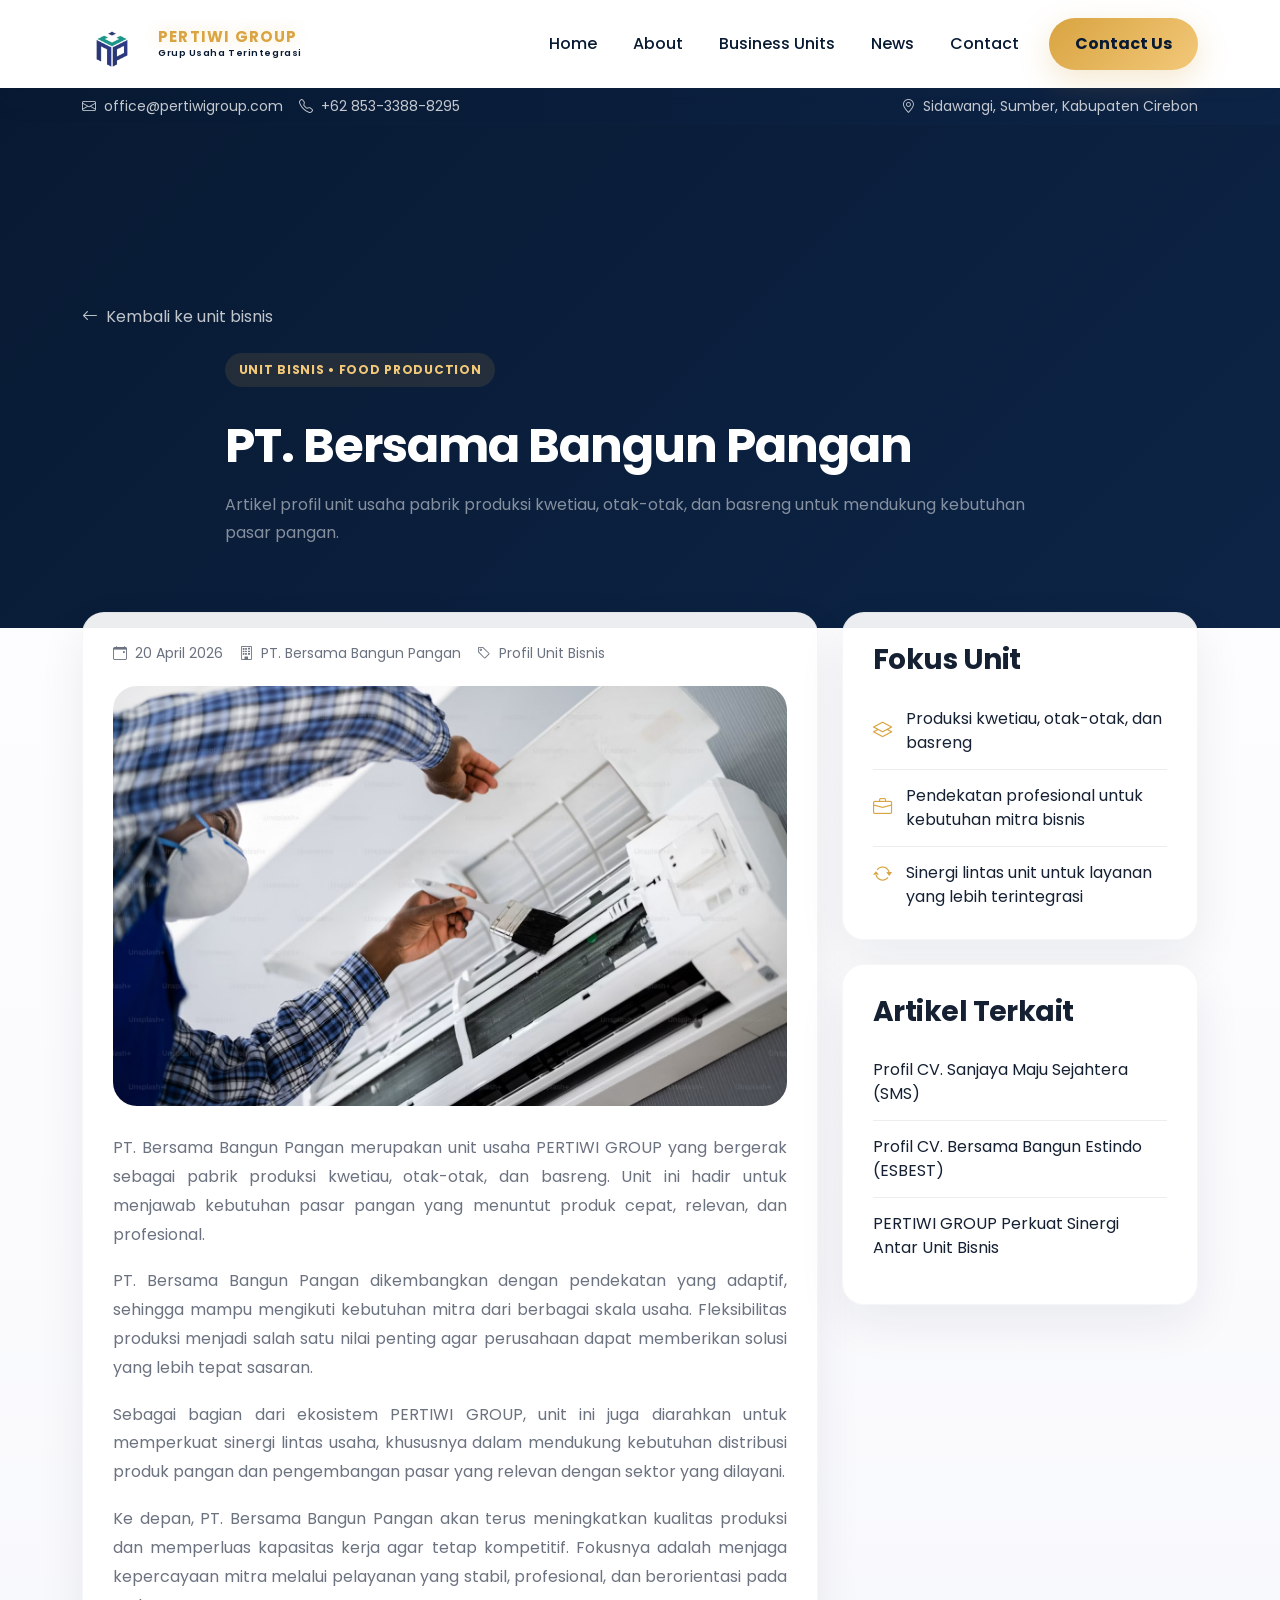
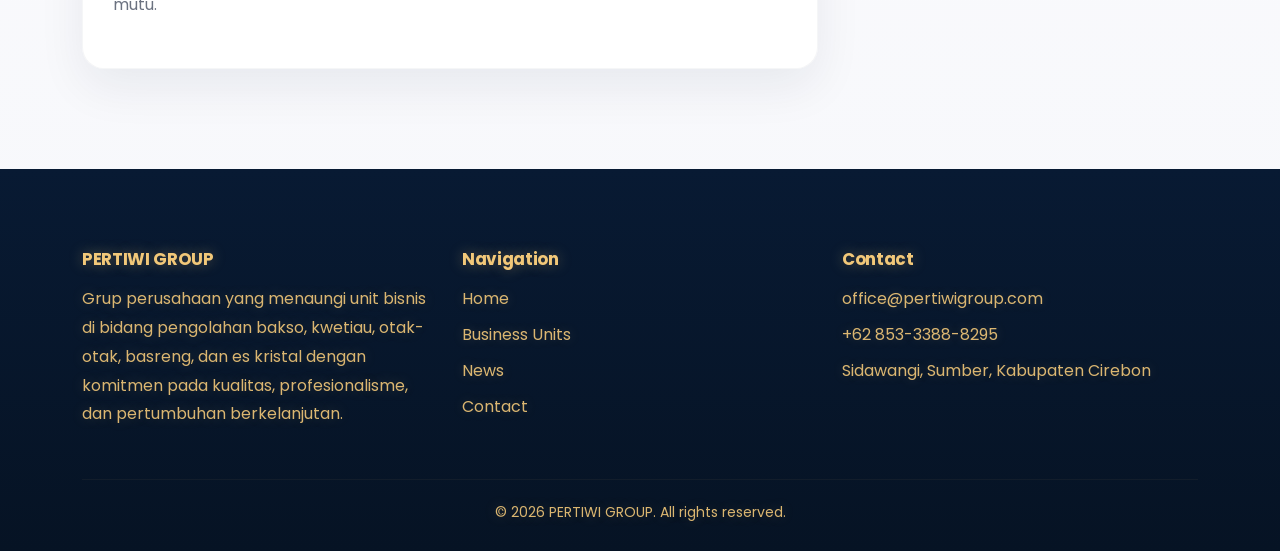
<file: unit/unit-bangga.html>
<!doctype html>
<html lang="id">
  <head>
    <meta charset="UTF-8" />
    <meta name="viewport" content="width=device-width, initial-scale=1.0" />
    <title>Profil Unit Bisnis PERTIWI GROUP | PT. Bersama Bangun Pangan</title>
    <meta
      name="description"
      content="Profil PT. Bersama Bangun Pangan sebagai pabrik produksi kwetiau, otak-otak, dan basreng di bawah PERTIWI GROUP."
    />
    <meta name="author" content="PERTIWI GROUP" />
    <meta name="robots" content="index,follow,max-image-preview:large" />
    <meta name="theme-color" content="#081a33" />
    <meta property="og:locale" content="id_ID" />
    <meta property="og:site_name" content="PERTIWI GROUP" />
    <meta property="og:type" content="article" />
    <meta
      property="og:title"
      content="Profil Unit Bisnis PERTIWI GROUP | PT. Bersama Bangun Pangan"
    />
    <meta
      property="og:description"
      content="Profil PT. Bersama Bangun Pangan sebagai pabrik produksi kwetiau, otak-otak, dan basreng di bawah PERTIWI GROUP."
    />
    <meta property="article:published_time" content="2026-04-20" />
    <meta name="twitter:card" content="summary" />
    <meta
      name="twitter:title"
      content="Profil Unit Bisnis PERTIWI GROUP | PT. Bersama Bangun Pangan"
    />
    <meta
      name="twitter:description"
      content="Profil PT. Bersama Bangun Pangan sebagai pabrik produksi kwetiau, otak-otak, dan basreng di bawah PERTIWI GROUP."
    />

    <link rel="preconnect" href="https://fonts.googleapis.com" />
    <link rel="preconnect" href="https://fonts.gstatic.com" crossorigin />

    <link
      href="https://fonts.googleapis.com/css2?family=Poppins:wght@300;400;600;700&amp;display=swap"
      rel="stylesheet"
    />
    <link
      rel="stylesheet"
      href="https://cdnjs.cloudflare.com/ajax/libs/animate.css/4.1.1/animate.min.css"
    />
    <link
      href="https://cdn.jsdelivr.net/npm/bootstrap@5.3.3/dist/css/bootstrap.min.css"
      rel="stylesheet"
    />
    <link
      href="https://cdn.jsdelivr.net/npm/bootstrap-icons/font/bootstrap-icons.css"
      rel="stylesheet"
    />

    <link
      rel="shortcut icon"
      href="../img/logo/logo-njp.jpeg"
      type="image/x-icon"
    />
    <link rel="stylesheet" href="../css/style.css?v=20260922-2" />
  </head>
  <body>
    <div class="topbar py-2">
      <div
        class="container d-flex flex-wrap justify-content-between align-items-center gap-2 small text-white-50"
      >
        <div class="d-flex flex-wrap gap-3">
          <a class="topbar-link" href="mailto:office@pertiwigroup.com">
            <i class="bi bi-envelope me-2"></i>office@pertiwigroup.com
          </a>
          <a class="topbar-link" href="tel:+6285333888295">
            <i class="bi bi-telephone me-2"></i>+62 853-3388-8295
          </a>
        </div>
        <div>
          <a
            class="topbar-link"
            href="https://maps.google.com/?q=Seureuh+Beureum+Blok+Capar+03+Sidawangi+Sumber+Cirebon"
            target="_blank"
            rel="noopener noreferrer"
          >
            <i class="bi bi-geo-alt me-2"></i>Sidawangi, Sumber, Kabupaten
            Cirebon
          </a>
        </div>
      </div>
    </div>

    <nav
      class="navbar navbar-expand-lg fixed-top navbar-dark scrolled"
      id="mainNavbar"
    >
      <div class="container">
        <a
          class="navbar-brand fw-bold d-flex align-items-center gap-3"
          href="../index.html#home"
        >
          <img
            src="../img/logo/logo-njp.jpeg"
            alt="Logo PERTIWI GROUP"
            class="navbar-logo"
          />
          <span class="navbar-brand-text">
            <span class="navbar-brand-title">PERTIWI GROUP</span>
            <span class="navbar-brand-subtitle">Grup Usaha Terintegrasi</span>
          </span>
        </a>
        <button
          class="navbar-toggler border-0 shadow-none"
          type="button"
          data-bs-toggle="collapse"
          data-bs-target="#navbarNav"
          aria-controls="navbarNav"
          aria-expanded="false"
          aria-label="Buka navigasi"
        >
          <span><i class="bi bi-list fs-2"></i></span>
        </button>
        <div class="collapse navbar-collapse" id="navbarNav">
          <ul class="navbar-nav ms-auto align-items-lg-center gap-lg-2">
            <li class="nav-item">
              <a class="nav-link" href="../index.html#home">Home</a>
            </li>
            <li class="nav-item">
              <a class="nav-link" href="../index.html#about">About</a>
            </li>
            <li class="nav-item">
              <a class="nav-link" href="../index.html#business"
                >Business Units</a
              >
            </li>
            <li class="nav-item">
              <a class="nav-link" href="../portal-berita.html">News</a>
            </li>
            <li class="nav-item">
              <a class="nav-link" href="../index.html#contact">Contact</a>
            </li>
            <li class="nav-item ms-lg-2 mt-3 mt-lg-0">
              <a class="btn btn-gold" href="../index.html#contact"
                >Contact Us</a
              >
            </li>
          </ul>
        </div>
      </div>
    </nav>

    <header class="page-hero">
      <div class="container">
        <a class="breadcrumb-link" href="../index.html#business">
          <i class="bi bi-arrow-left me-2"></i>Kembali ke unit bisnis
        </a>
        <div class="row justify-content-center mt-4">
          <div class="col-xl-9">
            <span class="category-chip gold"
              >Unit Bisnis • Food Production</span
            >
            <h1 class="display-5 fw-bold mt-3">PT. Bersama Bangun Pangan</h1>
            <p class="mt-3 mb-0 text-white-50">
              Artikel profil unit usaha pabrik produksi kwetiau, otak-otak, dan
              basreng untuk mendukung kebutuhan pasar pangan.
            </p>
          </div>
        </div>
      </div>
    </header>

    <main class="section-pad pt-0">
      <div class="container article-wrapper">
        <div class="row g-4">
          <div class="col-lg-8">
            <article class="premium-card">
              <div class="article-meta">
                <span
                  ><i class="bi bi-calendar-event me-2"></i>20 April 2026</span
                >
                <span
                  ><i class="bi bi-building me-2"></i>PT. Bersama Bangun
                  Pangan</span
                >
                <span><i class="bi bi-tag me-2"></i>Profil Unit Bisnis</span>
              </div>

              <div class="article-cover">
                <img
                  src="../img/logo/hero.jpg"
                  alt="Produk otak-otak PT. Bersama Bangun Pangan"
                />
              </div>

              <div class="article-content">
                <p>
                  PT. Bersama Bangun Pangan merupakan unit usaha PERTIWI GROUP
                  yang bergerak sebagai pabrik produksi kwetiau, otak-otak, dan
                  basreng. Unit ini hadir untuk menjawab kebutuhan pasar pangan
                  yang menuntut produk cepat, relevan, dan profesional.
                </p>
                <p>
                  PT. Bersama Bangun Pangan dikembangkan dengan pendekatan yang
                  adaptif, sehingga mampu mengikuti kebutuhan mitra dari
                  berbagai skala usaha. Fleksibilitas produksi menjadi salah
                  satu nilai penting agar perusahaan dapat memberikan solusi
                  yang lebih tepat sasaran.
                </p>
                <p>
                  Sebagai bagian dari ekosistem PERTIWI GROUP, unit ini juga
                  diarahkan untuk memperkuat sinergi lintas usaha, khususnya
                  dalam mendukung kebutuhan distribusi produk pangan dan
                  pengembangan pasar yang relevan dengan sektor yang dilayani.
                </p>
                <p>
                  Ke depan, PT. Bersama Bangun Pangan akan terus meningkatkan
                  kualitas produksi dan memperluas kapasitas kerja agar tetap
                  kompetitif. Fokusnya adalah menjaga kepercayaan mitra melalui
                  pelayanan yang stabil, profesional, dan berorientasi pada
                  mutu.
                </p>
              </div>
            </article>
          </div>

          <div class="col-lg-4 article-sidebar">
            <aside class="premium-card">
              <h3 class="mb-3">Fokus Unit</h3>
              <div class="contact-item">
                <i class="bi bi-layers"></i>
                <span>Produksi kwetiau, otak-otak, dan basreng</span>
              </div>
              <div class="contact-item">
                <i class="bi bi-briefcase"></i>
                <span>Pendekatan profesional untuk kebutuhan mitra bisnis</span>
              </div>
              <div class="contact-item align-items-start">
                <i class="bi bi-arrow-repeat"></i>
                <span
                  >Sinergi lintas unit untuk layanan yang lebih
                  terintegrasi</span
                >
              </div>
            </aside>

            <aside class="premium-card mt-4">
              <h3 class="mb-3">Artikel Terkait</h3>
              <a class="related-post" href="unit-sms.html">
                Profil CV. Sanjaya Maju Sejahtera (SMS)
              </a>
              <a class="related-post" href="unit-esbest.html">
                Profil CV. Bersama Bangun Estindo (ESBEST)
              </a>
              <a class="related-post" href="../news/berita-detail.html">
                PERTIWI GROUP Perkuat Sinergi Antar Unit Bisnis
              </a>
            </aside>
          </div>
        </div>
      </div>
    </main>

    <footer class="footer-section">
      <div class="container">
        <div class="row g-4">
          <div class="col-lg-4">
            <h4 class="text-white fw-bold mb-3">PERTIWI GROUP</h4>
            <p class="text-white-50">
              Grup perusahaan yang menaungi unit bisnis di bidang pengolahan
              bakso, kwetiau, otak-otak, basreng, dan es kristal dengan komitmen
              pada kualitas, profesionalisme, dan pertumbuhan berkelanjutan.
            </p>
          </div>
          <div class="col-lg-4">
            <h5 class="footer-title">Navigation</h5>
            <ul class="footer-links">
              <li><a href="../index.html#home">Home</a></li>
              <li><a href="../index.html#business">Business Units</a></li>
              <li><a href="../portal-berita.html">News</a></li>
              <li><a href="../index.html#contact">Contact</a></li>
            </ul>
          </div>
          <div class="col-lg-4">
            <h5 class="footer-title">Contact</h5>
            <ul class="footer-links">
              <li>
                <a
                  class="footer-contact-link"
                  href="mailto:office@pertiwigroup.com"
                  >office@pertiwigroup.com</a
                >
              </li>
              <li>
                <a class="footer-contact-link" href="tel:+6285333888295"
                  >+62 853-3388-8295</a
                >
              </li>
              <li>
                <a
                  class="footer-contact-link"
                  href="https://maps.google.com/?q=Seureuh+Beureum+Blok+Capar+03+Sidawangi+Sumber+Cirebon"
                  target="_blank"
                  rel="noopener noreferrer"
                  >Sidawangi, Sumber, Kabupaten Cirebon</a
                >
              </li>
            </ul>
          </div>
        </div>
        <hr class="footer-divider" />
        <div class="text-center text-white-50 small">
          &copy; <span id="currentYear">2026</span> PERTIWI GROUP. All rights
          reserved.
        </div>
      </div>
    </footer>

    <button class="back-to-top" id="backToTop" aria-label="Kembali ke atas">
      <i class="bi bi-arrow-up"></i>
    </button>

    <script src="https://cdn.jsdelivr.net/npm/bootstrap@5.3.3/dist/js/bootstrap.bundle.min.js"></script>
    <script src="../js/main.js?v=20260922-2"></script>
  </body>
</html>
</file>
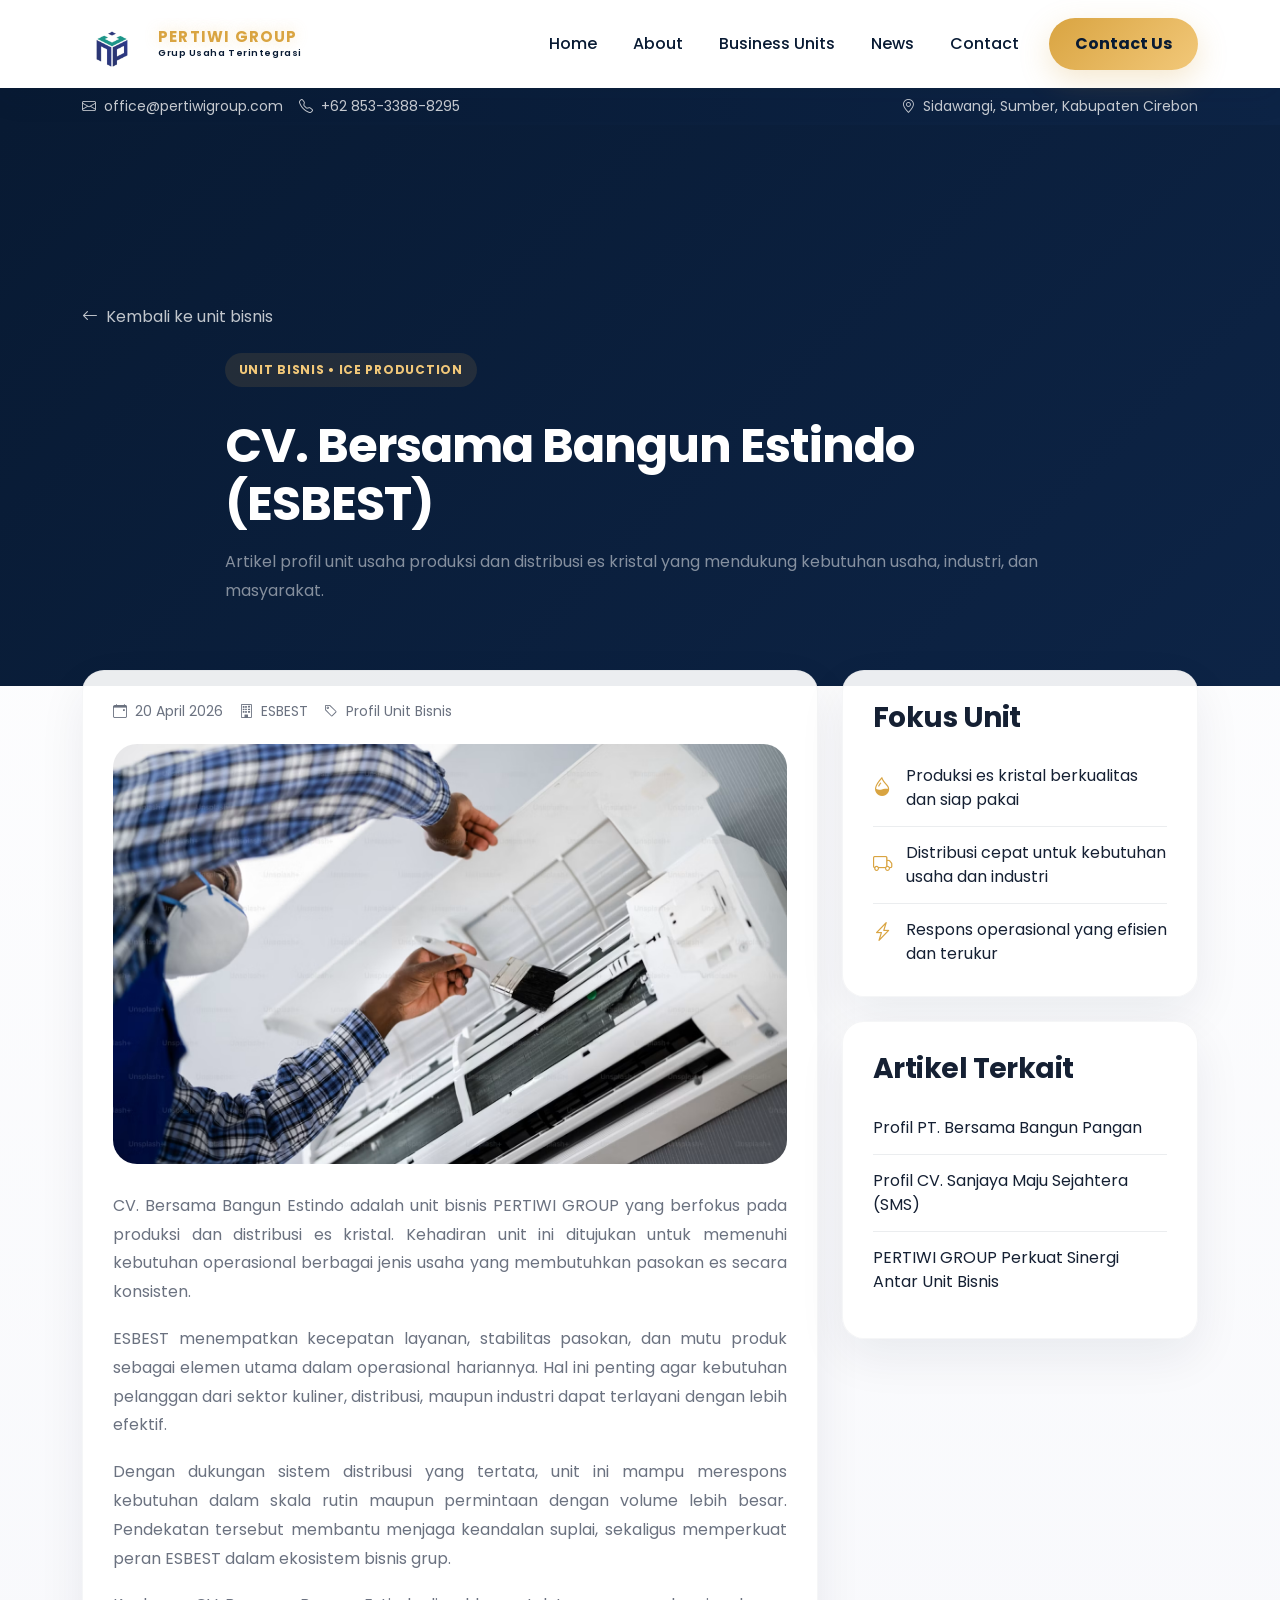
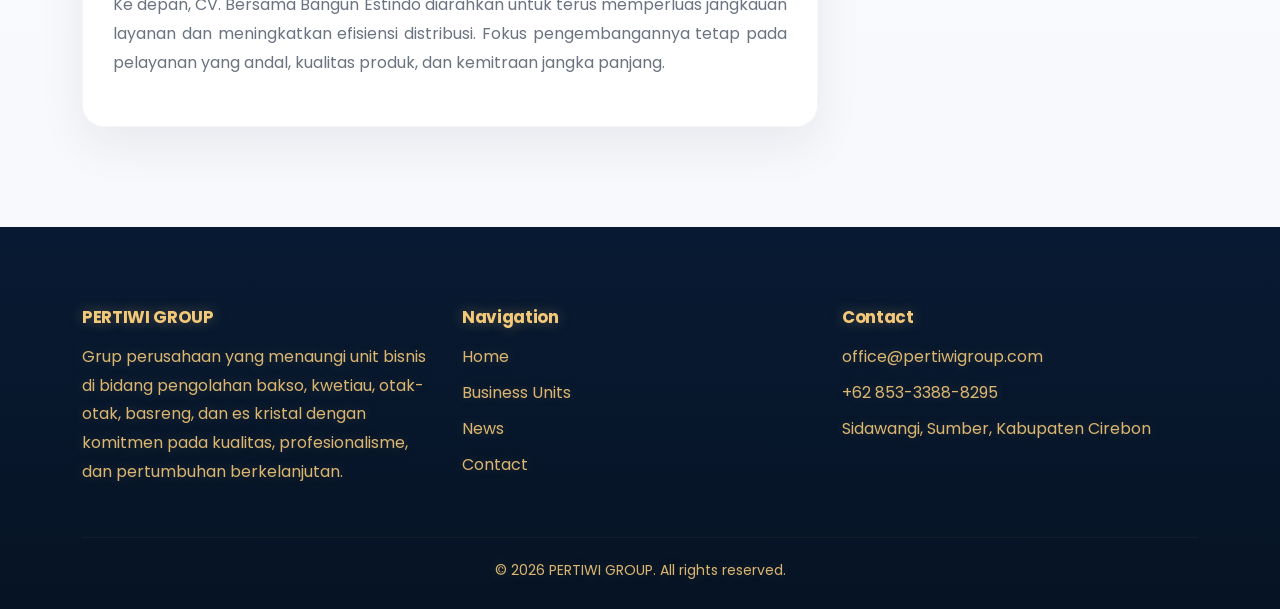
<file: unit/unit-esbest.html>
<!doctype html>
<html lang="id">
  <head>
    <meta charset="UTF-8" />
    <meta name="viewport" content="width=device-width, initial-scale=1.0" />
    <title>Profil Unit Bisnis PERTIWI GROUP | CV. Bersama Bangun Estindo</title>
    <meta
      name="description"
      content="Profil CV. Bersama Bangun Estindo sebagai unit bisnis produksi dan distribusi es kristal di bawah PERTIWI GROUP untuk kebutuhan usaha dan industri."
    />
    <meta name="author" content="PERTIWI GROUP" />
    <meta name="robots" content="index,follow,max-image-preview:large" />
    <meta name="theme-color" content="#081a33" />
    <meta property="og:locale" content="id_ID" />
    <meta property="og:site_name" content="PERTIWI GROUP" />
    <meta property="og:type" content="article" />
    <meta
      property="og:title"
      content="Profil Unit Bisnis PERTIWI GROUP | CV. Bersama Bangun Estindo"
    />
    <meta
      property="og:description"
      content="Profil CV. Bersama Bangun Estindo sebagai unit bisnis produksi dan distribusi es kristal di bawah PERTIWI GROUP untuk kebutuhan usaha dan industri."
    />
    <meta property="article:published_time" content="2026-04-20" />
    <meta name="twitter:card" content="summary" />
    <meta
      name="twitter:title"
      content="Profil Unit Bisnis PERTIWI GROUP | CV. Bersama Bangun Estindo"
    />
    <meta
      name="twitter:description"
      content="Profil CV. Bersama Bangun Estindo sebagai unit bisnis produksi dan distribusi es kristal di bawah PERTIWI GROUP untuk kebutuhan usaha dan industri."
    />

    <link rel="preconnect" href="https://fonts.googleapis.com" />
    <link rel="preconnect" href="https://fonts.gstatic.com" crossorigin />

    <link
      href="https://fonts.googleapis.com/css2?family=Poppins:wght@300;400;600;700&amp;display=swap"
      rel="stylesheet"
    />
    <link
      rel="stylesheet"
      href="https://cdnjs.cloudflare.com/ajax/libs/animate.css/4.1.1/animate.min.css"
    />
    <link
      href="https://cdn.jsdelivr.net/npm/bootstrap@5.3.3/dist/css/bootstrap.min.css"
      rel="stylesheet"
    />
    <link
      href="https://cdn.jsdelivr.net/npm/bootstrap-icons/font/bootstrap-icons.css"
      rel="stylesheet"
    />

    <link
      rel="shortcut icon"
      href="../img/logo/logo-njp.jpeg"
      type="image/x-icon"
    />
    <link rel="stylesheet" href="../css/style.css?v=20260922-2" />
  </head>
  <body>
    <div class="topbar py-2">
      <div
        class="container d-flex flex-wrap justify-content-between align-items-center gap-2 small text-white-50"
      >
        <div class="d-flex flex-wrap gap-3">
          <a class="topbar-link" href="mailto:office@pertiwigroup.com">
            <i class="bi bi-envelope me-2"></i>office@pertiwigroup.com
          </a>
          <a class="topbar-link" href="tel:+6285333888295">
            <i class="bi bi-telephone me-2"></i>+62 853-3388-8295
          </a>
        </div>
        <div>
          <a
            class="topbar-link"
            href="https://maps.google.com/?q=Seureuh+Beureum+Blok+Capar+03+Sidawangi+Sumber+Cirebon"
            target="_blank"
            rel="noopener noreferrer"
          >
            <i class="bi bi-geo-alt me-2"></i>Sidawangi, Sumber, Kabupaten
            Cirebon
          </a>
        </div>
      </div>
    </div>

    <nav
      class="navbar navbar-expand-lg fixed-top navbar-dark scrolled"
      id="mainNavbar"
    >
      <div class="container">
        <a
          class="navbar-brand fw-bold d-flex align-items-center gap-3"
          href="../index.html#home"
        >
          <img
            src="../img/logo/logo-njp.jpeg"
            alt="Logo PERTIWI GROUP"
            class="navbar-logo"
          />
          <span class="navbar-brand-text">
            <span class="navbar-brand-title">PERTIWI GROUP</span>
            <span class="navbar-brand-subtitle">Grup Usaha Terintegrasi</span>
          </span>
        </a>
        <button
          class="navbar-toggler border-0 shadow-none"
          type="button"
          data-bs-toggle="collapse"
          data-bs-target="#navbarNav"
          aria-controls="navbarNav"
          aria-expanded="false"
          aria-label="Buka navigasi"
        >
          <span><i class="bi bi-list fs-2"></i></span>
        </button>
        <div class="collapse navbar-collapse" id="navbarNav">
          <ul class="navbar-nav ms-auto align-items-lg-center gap-lg-2">
            <li class="nav-item">
              <a class="nav-link" href="../index.html#home">Home</a>
            </li>
            <li class="nav-item">
              <a class="nav-link" href="../index.html#about">About</a>
            </li>
            <li class="nav-item">
              <a class="nav-link" href="../index.html#business"
                >Business Units</a
              >
            </li>
            <li class="nav-item">
              <a class="nav-link" href="../portal-berita.html">News</a>
            </li>
            <li class="nav-item">
              <a class="nav-link" href="../index.html#contact">Contact</a>
            </li>
            <li class="nav-item ms-lg-2 mt-3 mt-lg-0">
              <a class="btn btn-gold" href="../index.html#contact"
                >Contact Us</a
              >
            </li>
          </ul>
        </div>
      </div>
    </nav>

    <header class="page-hero">
      <div class="container">
        <a class="breadcrumb-link" href="../index.html#business">
          <i class="bi bi-arrow-left me-2"></i>Kembali ke unit bisnis
        </a>
        <div class="row justify-content-center mt-4">
          <div class="col-xl-9">
            <span class="category-chip gold">Unit Bisnis • Ice Production</span>
            <h1 class="display-5 fw-bold mt-3">
              CV. Bersama Bangun Estindo (ESBEST)
            </h1>
            <p class="mt-3 mb-0 text-white-50">
              Artikel profil unit usaha produksi dan distribusi es kristal yang
              mendukung kebutuhan usaha, industri, dan masyarakat.
            </p>
          </div>
        </div>
      </div>
    </header>

    <main class="section-pad pt-0">
      <div class="container article-wrapper">
        <div class="row g-4">
          <div class="col-lg-8">
            <article class="premium-card">
              <div class="article-meta">
                <span
                  ><i class="bi bi-calendar-event me-2"></i>20 April 2026</span
                >
                <span><i class="bi bi-building me-2"></i>ESBEST</span>
                <span><i class="bi bi-tag me-2"></i>Profil Unit Bisnis</span>
              </div>

              <div class="article-cover">
                <img
                  src="../img/logo/hero.jpg"
                  alt="Distribusi es kristal CV. Bersama Bangun Estindo"
                />
              </div>

              <div class="article-content">
                <p>
                  CV. Bersama Bangun Estindo adalah unit bisnis PERTIWI GROUP
                  yang berfokus pada produksi dan distribusi es kristal.
                  Kehadiran unit ini ditujukan untuk memenuhi kebutuhan
                  operasional berbagai jenis usaha yang membutuhkan pasokan es
                  secara konsisten.
                </p>
                <p>
                  ESBEST menempatkan kecepatan layanan, stabilitas pasokan, dan
                  mutu produk sebagai elemen utama dalam operasional hariannya.
                  Hal ini penting agar kebutuhan pelanggan dari sektor kuliner,
                  distribusi, maupun industri dapat terlayani dengan lebih
                  efektif.
                </p>
                <p>
                  Dengan dukungan sistem distribusi yang tertata, unit ini mampu
                  merespons kebutuhan dalam skala rutin maupun permintaan dengan
                  volume lebih besar. Pendekatan tersebut membantu menjaga
                  keandalan suplai, sekaligus memperkuat peran ESBEST dalam
                  ekosistem bisnis grup.
                </p>
                <p>
                  Ke depan, CV. Bersama Bangun Estindo diarahkan untuk terus
                  memperluas jangkauan layanan dan meningkatkan efisiensi
                  distribusi. Fokus pengembangannya tetap pada pelayanan yang
                  andal, kualitas produk, dan kemitraan jangka panjang.
                </p>
              </div>
            </article>
          </div>

          <div class="col-lg-4 article-sidebar">
            <aside class="premium-card">
              <h3 class="mb-3">Fokus Unit</h3>
              <div class="contact-item">
                <i class="bi bi-droplet-half"></i>
                <span>Produksi es kristal berkualitas dan siap pakai</span>
              </div>
              <div class="contact-item">
                <i class="bi bi-truck"></i>
                <span>Distribusi cepat untuk kebutuhan usaha dan industri</span>
              </div>
              <div class="contact-item align-items-start">
                <i class="bi bi-lightning-charge"></i>
                <span>Respons operasional yang efisien dan terukur</span>
              </div>
            </aside>

            <aside class="premium-card mt-4">
              <h3 class="mb-3">Artikel Terkait</h3>
              <a class="related-post" href="unit-bangga.html">
                Profil PT. Bersama Bangun Pangan
              </a>
              <a class="related-post" href="unit-sms.html">
                Profil CV. Sanjaya Maju Sejahtera (SMS)
              </a>
              <a class="related-post" href="../news/berita-detail.html">
                PERTIWI GROUP Perkuat Sinergi Antar Unit Bisnis
              </a>
            </aside>
          </div>
        </div>
      </div>
    </main>

    <footer class="footer-section">
      <div class="container">
        <div class="row g-4">
          <div class="col-lg-4">
            <h4 class="text-white fw-bold mb-3">PERTIWI GROUP</h4>
            <p class="text-white-50">
              Grup perusahaan yang menaungi unit bisnis di bidang pengolahan
              bakso, kwetiau, otak-otak, basreng, dan es kristal dengan komitmen
              pada kualitas, profesionalisme, dan pertumbuhan berkelanjutan.
            </p>
          </div>
          <div class="col-lg-4">
            <h5 class="footer-title">Navigation</h5>
            <ul class="footer-links">
              <li><a href="../index.html#home">Home</a></li>
              <li><a href="../index.html#business">Business Units</a></li>
              <li><a href="../portal-berita.html">News</a></li>
              <li><a href="../index.html#contact">Contact</a></li>
            </ul>
          </div>
          <div class="col-lg-4">
            <h5 class="footer-title">Contact</h5>
            <ul class="footer-links">
              <li>
                <a
                  class="footer-contact-link"
                  href="mailto:office@pertiwigroup.com"
                  >office@pertiwigroup.com</a
                >
              </li>
              <li>
                <a class="footer-contact-link" href="tel:+6285333888295"
                  >+62 853-3388-8295</a
                >
              </li>
              <li>
                <a
                  class="footer-contact-link"
                  href="https://maps.google.com/?q=Seureuh+Beureum+Blok+Capar+03+Sidawangi+Sumber+Cirebon"
                  target="_blank"
                  rel="noopener noreferrer"
                  >Sidawangi, Sumber, Kabupaten Cirebon</a
                >
              </li>
            </ul>
          </div>
        </div>
        <hr class="footer-divider" />
        <div class="text-center text-white-50 small">
          &copy; <span id="currentYear">2026</span> PERTIWI GROUP. All rights
          reserved.
        </div>
      </div>
    </footer>

    <button class="back-to-top" id="backToTop" aria-label="Kembali ke atas">
      <i class="bi bi-arrow-up"></i>
    </button>

    <script src="https://cdn.jsdelivr.net/npm/bootstrap@5.3.3/dist/js/bootstrap.bundle.min.js"></script>
    <script src="../js/main.js?v=20260922-2"></script>
  </body>
</html>
</file>
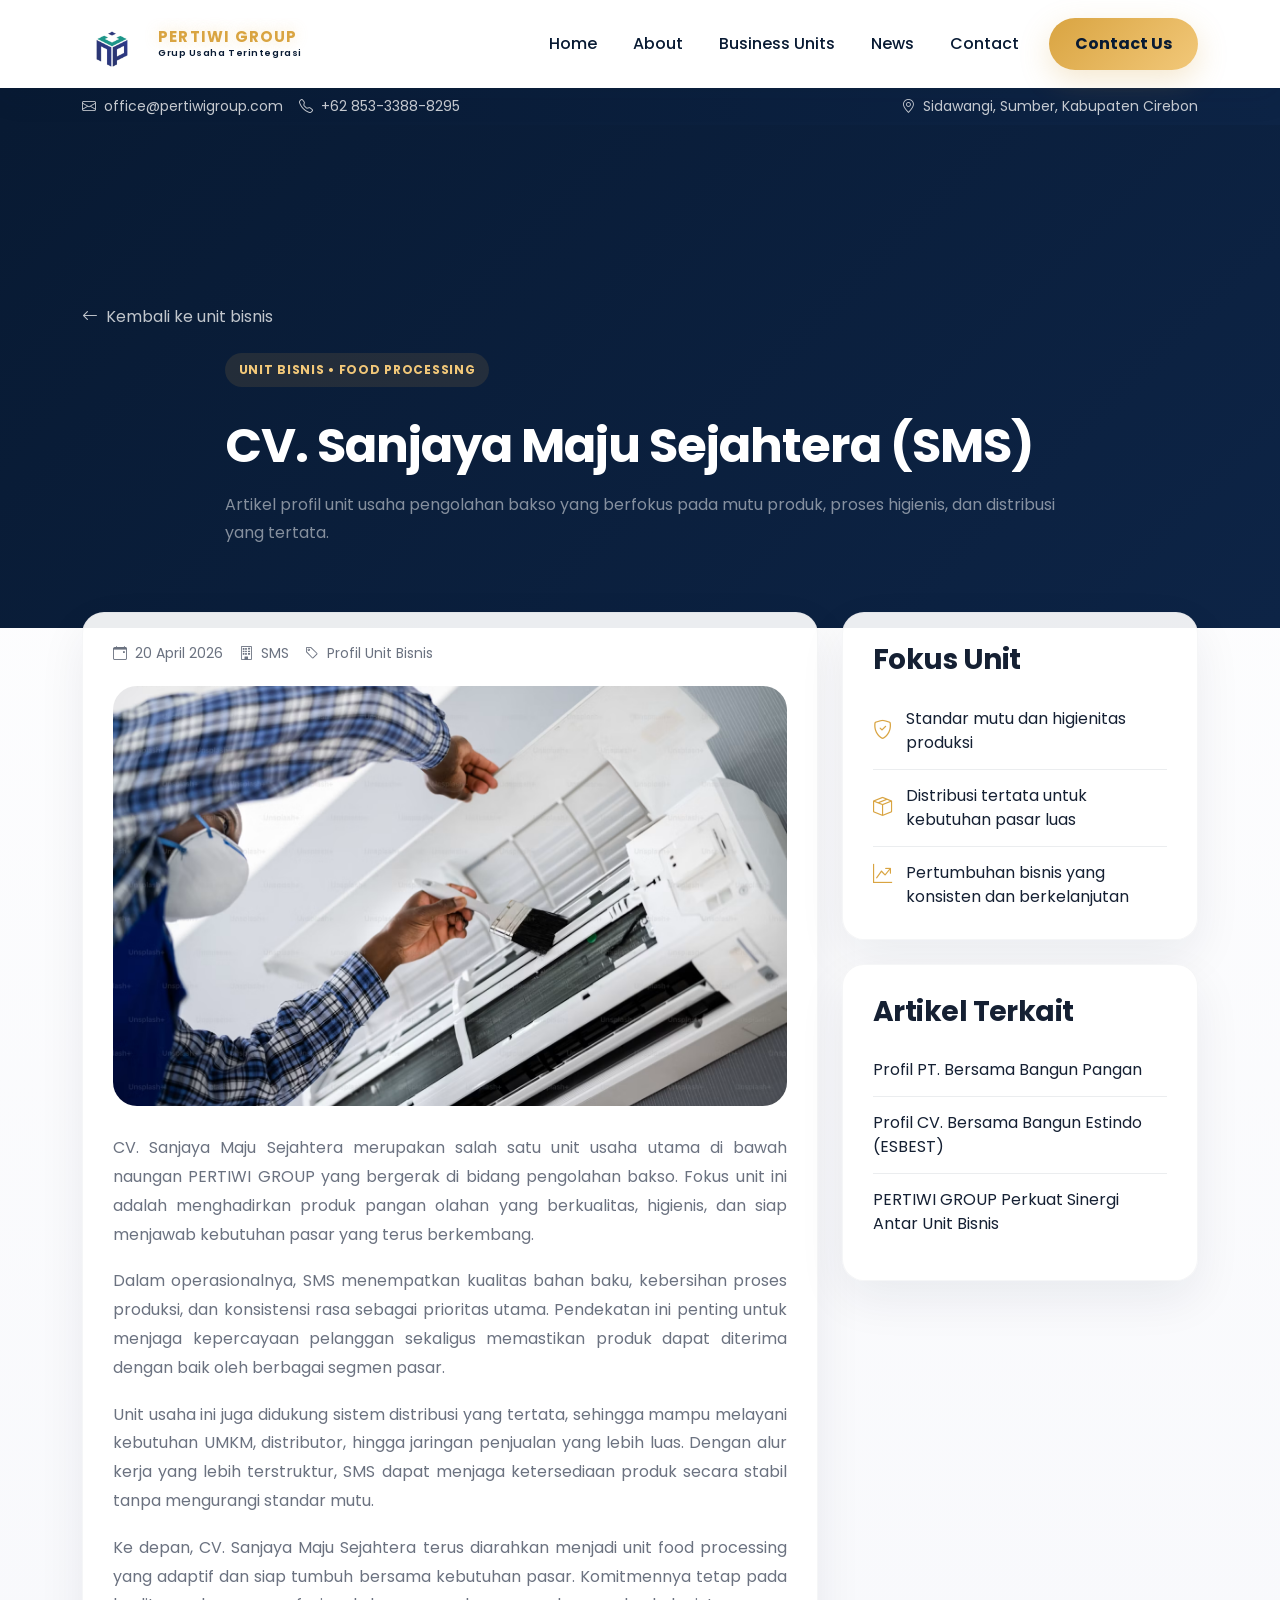
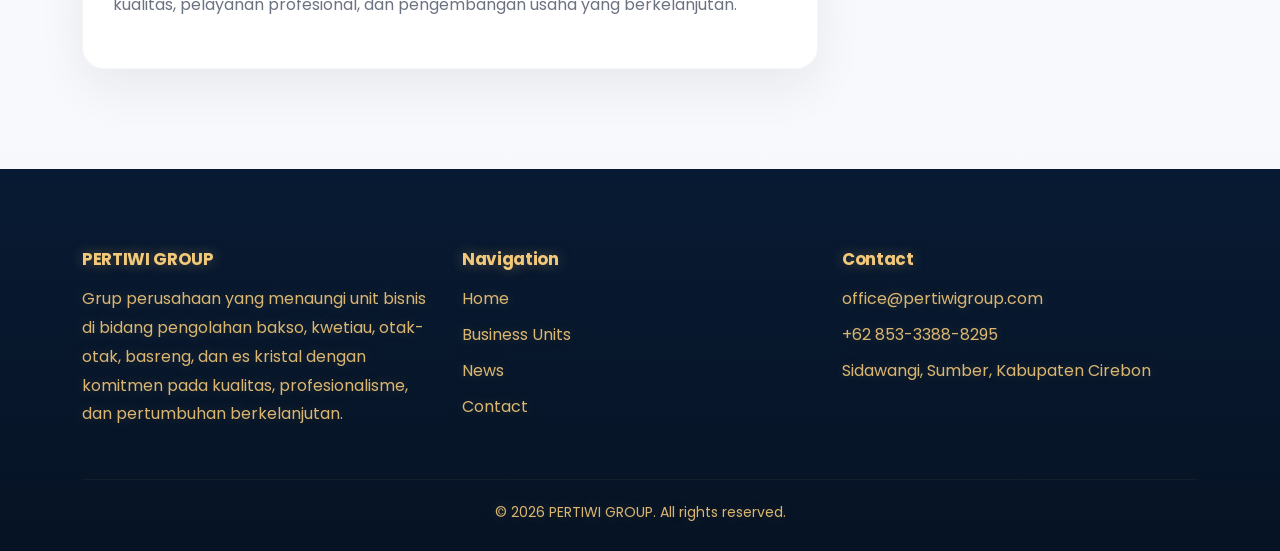
<file: unit/unit-sms.html>
<!doctype html>
<html lang="id">
  <head>
    <meta charset="UTF-8" />
    <meta name="viewport" content="width=device-width, initial-scale=1.0" />
    <title>Profil Unit Bisnis PERTIWI GROUP | CV. Sanjaya Maju Sejahtera</title>
    <meta
      name="description"
      content="Profil CV. Sanjaya Maju Sejahtera sebagai unit bisnis food processing PERTIWI GROUP yang berfokus pada pengolahan bakso, mutu produk, dan distribusi tertata."
    />
    <meta name="author" content="PERTIWI GROUP" />
    <meta name="robots" content="index,follow,max-image-preview:large" />
    <meta name="theme-color" content="#081a33" />
    <meta property="og:locale" content="id_ID" />
    <meta property="og:site_name" content="PERTIWI GROUP" />
    <meta property="og:type" content="article" />
    <meta
      property="og:title"
      content="Profil Unit Bisnis PERTIWI GROUP | CV. Sanjaya Maju Sejahtera"
    />
    <meta
      property="og:description"
      content="Profil CV. Sanjaya Maju Sejahtera sebagai unit bisnis food processing PERTIWI GROUP yang berfokus pada pengolahan bakso, mutu produk, dan distribusi tertata."
    />
    <meta property="article:published_time" content="2026-04-20" />
    <meta name="twitter:card" content="summary" />
    <meta
      name="twitter:title"
      content="Profil Unit Bisnis PERTIWI GROUP | CV. Sanjaya Maju Sejahtera"
    />
    <meta
      name="twitter:description"
      content="Profil CV. Sanjaya Maju Sejahtera sebagai unit bisnis food processing PERTIWI GROUP yang berfokus pada pengolahan bakso, mutu produk, dan distribusi tertata."
    />

    <link rel="preconnect" href="https://fonts.googleapis.com" />
    <link rel="preconnect" href="https://fonts.gstatic.com" crossorigin />

    <link
      href="https://fonts.googleapis.com/css2?family=Poppins:wght@300;400;600;700&amp;display=swap"
      rel="stylesheet"
    />
    <link
      rel="stylesheet"
      href="https://cdnjs.cloudflare.com/ajax/libs/animate.css/4.1.1/animate.min.css"
    />
    <link
      href="https://cdn.jsdelivr.net/npm/bootstrap@5.3.3/dist/css/bootstrap.min.css"
      rel="stylesheet"
    />
    <link
      href="https://cdn.jsdelivr.net/npm/bootstrap-icons/font/bootstrap-icons.css"
      rel="stylesheet"
    />

    <link
      rel="shortcut icon"
      href="../img/logo/logo-njp.jpeg"
      type="image/x-icon"
    />
    <link rel="stylesheet" href="../css/style.css?v=20260922-2" />
  </head>
  <body>
    <div class="topbar py-2">
      <div
        class="container d-flex flex-wrap justify-content-between align-items-center gap-2 small text-white-50"
      >
        <div class="d-flex flex-wrap gap-3">
          <a class="topbar-link" href="mailto:office@pertiwigroup.com">
            <i class="bi bi-envelope me-2"></i>office@pertiwigroup.com
          </a>
          <a class="topbar-link" href="tel:+6285333888295">
            <i class="bi bi-telephone me-2"></i>+62 853-3388-8295
          </a>
        </div>
        <div>
          <a
            class="topbar-link"
            href="https://maps.google.com/?q=Seureuh+Beureum+Blok+Capar+03+Sidawangi+Sumber+Cirebon"
            target="_blank"
            rel="noopener noreferrer"
          >
            <i class="bi bi-geo-alt me-2"></i>Sidawangi, Sumber, Kabupaten
            Cirebon
          </a>
        </div>
      </div>
    </div>

    <nav
      class="navbar navbar-expand-lg fixed-top navbar-dark scrolled"
      id="mainNavbar"
    >
      <div class="container">
        <a
          class="navbar-brand fw-bold d-flex align-items-center gap-3"
          href="../index.html#home"
        >
          <img
            src="../img/logo/logo-njp.jpeg"
            alt="Logo PERTIWI GROUP"
            class="navbar-logo"
          />
          <span class="navbar-brand-text">
            <span class="navbar-brand-title">PERTIWI GROUP</span>
            <span class="navbar-brand-subtitle">Grup Usaha Terintegrasi</span>
          </span>
        </a>
        <button
          class="navbar-toggler border-0 shadow-none"
          type="button"
          data-bs-toggle="collapse"
          data-bs-target="#navbarNav"
          aria-controls="navbarNav"
          aria-expanded="false"
          aria-label="Buka navigasi"
        >
          <span><i class="bi bi-list fs-2"></i></span>
        </button>
        <div class="collapse navbar-collapse" id="navbarNav">
          <ul class="navbar-nav ms-auto align-items-lg-center gap-lg-2">
            <li class="nav-item">
              <a class="nav-link" href="../index.html#home">Home</a>
            </li>
            <li class="nav-item">
              <a class="nav-link" href="../index.html#about">About</a>
            </li>
            <li class="nav-item">
              <a class="nav-link" href="../index.html#business"
                >Business Units</a
              >
            </li>
            <li class="nav-item">
              <a class="nav-link" href="../portal-berita.html">News</a>
            </li>
            <li class="nav-item">
              <a class="nav-link" href="../index.html#contact">Contact</a>
            </li>
            <li class="nav-item ms-lg-2 mt-3 mt-lg-0">
              <a class="btn btn-gold" href="../index.html#contact"
                >Contact Us</a
              >
            </li>
          </ul>
        </div>
      </div>
    </nav>

    <header class="page-hero">
      <div class="container">
        <a class="breadcrumb-link" href="../index.html#business">
          <i class="bi bi-arrow-left me-2"></i>Kembali ke unit bisnis
        </a>
        <div class="row justify-content-center mt-4">
          <div class="col-xl-9">
            <span class="category-chip gold"
              >Unit Bisnis • Food Processing</span
            >
            <h1 class="display-5 fw-bold mt-3">
              CV. Sanjaya Maju Sejahtera (SMS)
            </h1>
            <p class="mt-3 mb-0 text-white-50">
              Artikel profil unit usaha pengolahan bakso yang berfokus pada mutu
              produk, proses higienis, dan distribusi yang tertata.
            </p>
          </div>
        </div>
      </div>
    </header>

    <main class="section-pad pt-0">
      <div class="container article-wrapper">
        <div class="row g-4">
          <div class="col-lg-8">
            <article class="premium-card">
              <div class="article-meta">
                <span
                  ><i class="bi bi-calendar-event me-2"></i>20 April 2026</span
                >
                <span><i class="bi bi-building me-2"></i>SMS</span>
                <span><i class="bi bi-tag me-2"></i>Profil Unit Bisnis</span>
              </div>

              <div class="article-cover">
                <img
                  src="../img/logo/hero.jpg"
                  alt="Produksi bakso CV. Sanjaya Maju Sejahtera"
                />
              </div>

              <div class="article-content">
                <p>
                  CV. Sanjaya Maju Sejahtera merupakan salah satu unit usaha
                  utama di bawah naungan PERTIWI GROUP yang bergerak di bidang
                  pengolahan bakso. Fokus unit ini adalah menghadirkan produk
                  pangan olahan yang berkualitas, higienis, dan siap menjawab
                  kebutuhan pasar yang terus berkembang.
                </p>
                <p>
                  Dalam operasionalnya, SMS menempatkan kualitas bahan baku,
                  kebersihan proses produksi, dan konsistensi rasa sebagai
                  prioritas utama. Pendekatan ini penting untuk menjaga
                  kepercayaan pelanggan sekaligus memastikan produk dapat
                  diterima dengan baik oleh berbagai segmen pasar.
                </p>
                <p>
                  Unit usaha ini juga didukung sistem distribusi yang tertata,
                  sehingga mampu melayani kebutuhan UMKM, distributor, hingga
                  jaringan penjualan yang lebih luas. Dengan alur kerja yang
                  lebih terstruktur, SMS dapat menjaga ketersediaan produk
                  secara stabil tanpa mengurangi standar mutu.
                </p>
                <p>
                  Ke depan, CV. Sanjaya Maju Sejahtera terus diarahkan menjadi
                  unit food processing yang adaptif dan siap tumbuh bersama
                  kebutuhan pasar. Komitmennya tetap pada kualitas, pelayanan
                  profesional, dan pengembangan usaha yang berkelanjutan.
                </p>
              </div>
            </article>
          </div>

          <div class="col-lg-4 article-sidebar">
            <aside class="premium-card">
              <h3 class="mb-3">Fokus Unit</h3>
              <div class="contact-item">
                <i class="bi bi-shield-check"></i>
                <span>Standar mutu dan higienitas produksi</span>
              </div>
              <div class="contact-item">
                <i class="bi bi-box-seam"></i>
                <span>Distribusi tertata untuk kebutuhan pasar luas</span>
              </div>
              <div class="contact-item align-items-start">
                <i class="bi bi-graph-up-arrow"></i>
                <span>Pertumbuhan bisnis yang konsisten dan berkelanjutan</span>
              </div>
            </aside>

            <aside class="premium-card mt-4">
              <h3 class="mb-3">Artikel Terkait</h3>
              <a class="related-post" href="unit-bangga.html">
                Profil PT. Bersama Bangun Pangan
              </a>
              <a class="related-post" href="unit-esbest.html">
                Profil CV. Bersama Bangun Estindo (ESBEST)
              </a>
              <a class="related-post" href="../news/berita-detail.html">
                PERTIWI GROUP Perkuat Sinergi Antar Unit Bisnis
              </a>
            </aside>
          </div>
        </div>
      </div>
    </main>

    <footer class="footer-section">
      <div class="container">
        <div class="row g-4">
          <div class="col-lg-4">
            <h4 class="text-white fw-bold mb-3">PERTIWI GROUP</h4>
            <p class="text-white-50">
              Grup perusahaan yang menaungi unit bisnis di bidang pengolahan
              bakso, kwetiau, otak-otak, basreng, dan es kristal dengan komitmen
              pada kualitas, profesionalisme, dan pertumbuhan berkelanjutan.
            </p>
          </div>
          <div class="col-lg-4">
            <h5 class="footer-title">Navigation</h5>
            <ul class="footer-links">
              <li><a href="../index.html#home">Home</a></li>
              <li><a href="../index.html#business">Business Units</a></li>
              <li><a href="../portal-berita.html">News</a></li>
              <li><a href="../index.html#contact">Contact</a></li>
            </ul>
          </div>
          <div class="col-lg-4">
            <h5 class="footer-title">Contact</h5>
            <ul class="footer-links">
              <li>
                <a
                  class="footer-contact-link"
                  href="mailto:office@pertiwigroup.com"
                  >office@pertiwigroup.com</a
                >
              </li>
              <li>
                <a class="footer-contact-link" href="tel:+6285333888295"
                  >+62 853-3388-8295</a
                >
              </li>
              <li>
                <a
                  class="footer-contact-link"
                  href="https://maps.google.com/?q=Seureuh+Beureum+Blok+Capar+03+Sidawangi+Sumber+Cirebon"
                  target="_blank"
                  rel="noopener noreferrer"
                  >Sidawangi, Sumber, Kabupaten Cirebon</a
                >
              </li>
            </ul>
          </div>
        </div>
        <hr class="footer-divider" />
        <div class="text-center text-white-50 small">
          &copy; <span id="currentYear">2026</span> PERTIWI GROUP. All rights
          reserved.
        </div>
      </div>
    </footer>

    <button class="back-to-top" id="backToTop" aria-label="Kembali ke atas">
      <i class="bi bi-arrow-up"></i>
    </button>

    <script src="https://cdn.jsdelivr.net/npm/bootstrap@5.3.3/dist/js/bootstrap.bundle.min.js"></script>
    <script src="../js/main.js?v=20260922-2"></script>
  </body>
</html>
</file>
<file: css/style.css>
:root {
  --navy: #081a33;
  --navy-2: #0d2446;
  --gold: #d9a441;
  --gold-2: #f2c879;
  --soft: #f5f7fb;
  --text: #152033;
  --muted: #6b7280;
  --white: #ffffff;
  --line: rgba(255, 255, 255, 0.08);
  --shadow: 0 18px 50px rgba(8, 26, 51, 0.08);
  --shadow-strong: 0 25px 70px rgba(8, 26, 51, 0.16);
  --radius: 22px;
  --navbar-height: 88px;
}

* {
  box-sizing: border-box;
  scroll-behavior: smooth;
}

html,
body {
  overflow-x: hidden;
}

body.gallery-lightbox-open {
  overflow: hidden;
}

html {
  scroll-padding-top: calc(var(--navbar-height) + 20px);
}

body {
  font-family: "Poppins", sans-serif;
  color: var(--text);
  background:
    radial-gradient(circle at top, rgba(217, 164, 65, 0.08), transparent 22%),
    linear-gradient(180deg, #ffffff 0%, #f6f7fb 100%);
  padding-top: var(--navbar-height);
}

h1,
h2,
h3,
h4,
h5 {
  font-weight: 700;
  letter-spacing: -0.02em;
}

.fw-black {
  font-weight: 700;
}

p {
  color: var(--muted);
  line-height: 1.8;
}

.topbar {
  background: linear-gradient(90deg, var(--navy), var(--navy-2));
}

.topbar-link {
  color: rgba(255, 255, 255, 0.78);
  text-decoration: none;
  transition: color 0.25s ease;
}

.topbar-link:hover,
.topbar-link:focus {
  color: #fff;
}

#mainNavbar {
  top: 0;
  z-index: 1045;
  min-height: var(--navbar-height);
  transition:
    background 0.35s ease,
    box-shadow 0.35s ease;
  background: rgba(255, 255, 255, 0.96);
  backdrop-filter: blur(14px);
  box-shadow: 0 10px 28px rgba(8, 26, 51, 0.08);
}

#mainNavbar.scrolled {
  background: rgba(255, 255, 255, 0.98);
  box-shadow: 0 14px 34px rgba(8, 26, 51, 0.12);
}

.navbar-brand {
  font-size: 1rem;
  color: var(--gold);
}

.navbar-brand:hover,
.navbar-brand:focus {
  color: var(--gold);
}

.navbar-logo {
  width: 60px;
  height: 60px;
  border-radius: 16px;
  object-fit: contain;
  background: transparent;
  padding: 5px;
  transition: transform 0.28s ease;
}

.navbar-brand-text {
  display: flex;
  flex-direction: column;
  gap: 3px;
  min-width: 0;
  transition:
    transform 0.28s ease,
    opacity 0.28s ease;
}

.navbar-brand-title {
  font-size: 0.94rem;
  line-height: 1;
  letter-spacing: 0.08em;
  text-transform: uppercase;
  color: var(--gold);
  text-shadow: 0 0 14px rgba(242, 200, 121, 0.42);
}

.navbar-brand-subtitle {
  font-size: 0.58rem;
  line-height: 1.2;
  font-weight: 600;
  letter-spacing: 0.06em;
  color: var(--navy);
  text-transform: none;
  white-space: normal;
}

#mainNavbar.menu-open .navbar-logo {
  transform: scale(0.92);
}

#mainNavbar.menu-open .navbar-brand-text {
  opacity: 0.8;
  transform: translateY(-1px);
}

.brand-mark {
  width: 42px;
  height: 42px;
  display: inline-flex;
  align-items: center;
  justify-content: center;
  border-radius: 14px;
  background: linear-gradient(135deg, var(--gold), var(--gold-2));
  color: var(--navy);
  font-weight: 700;
}

.nav-link {
  position: relative;
  display: inline-flex;
  align-items: center;
  padding: 10px 14px !important;
  border-radius: 999px;
  color: var(--navy) !important;
  font-weight: 500;
  transition:
    color 0.25s ease,
    background-color 0.25s ease,
    box-shadow 0.25s ease;
}

.mobile-nav-link-icon,
.mobile-nav-cta-icon {
  display: none;
}

.nav-link-label,
.nav-cta-label {
  display: inline;
}

.nav-link::after {
  content: "";
  position: absolute;
  left: 14px;
  right: 14px;
  bottom: 6px;
  height: 3px;
  border-radius: 999px;
  background: linear-gradient(135deg, var(--gold), var(--gold-2));
  transform: scaleX(0);
  transform-origin: center;
  transition: transform 0.25s ease;
}

.nav-link:hover,
.nav-link.active {
  background: rgba(217, 164, 65, 0.14);
  color: var(--navy-2) !important;
  box-shadow: inset 0 0 0 1px rgba(217, 164, 65, 0.15);
}

.nav-link:hover::after,
.nav-link.active::after {
  transform: scaleX(1);
}

#mainNavbar .navbar-toggler i {
  color: var(--navy) !important;
  transition:
    transform 0.25s ease,
    color 0.25s ease;
}

#mainNavbar.menu-open .navbar-toggler {
  background: rgba(217, 164, 65, 0.16);
  box-shadow: inset 0 0 0 1px rgba(217, 164, 65, 0.18);
}

#mainNavbar.menu-open .navbar-toggler i {
  color: var(--gold) !important;
  transform: scale(1.04);
}

.hero-section {
  min-height: 100vh;
  position: relative;
  background:
    linear-gradient(120deg, rgba(8, 26, 51, 0.8), rgba(8, 26, 51, 0.5)),
    url("../img/logo/hero.jpg") center/cover no-repeat;
  background-color: #091b2f;
}

.hero-overlay {
  position: absolute;
  inset: 0;
  background:
    radial-gradient(
      circle at top right,
      rgba(217, 164, 65, 0.2),
      transparent 28%
    ),
    linear-gradient(
      90deg,
      rgba(8, 26, 51, 0.96) 0%,
      rgba(8, 26, 51, 0.84) 28%,
      rgba(8, 26, 51, 0.42) 64%,
      rgba(8, 26, 51, 0.58) 100%
    );
}

.hero-pill,
.section-kicker {
  display: inline-block;
  padding: 8px 16px;
  border-radius: 999px;
  font-size: 13px;
  font-weight: 700;
  letter-spacing: 0.06em;
  text-transform: uppercase;
}

.hero-pill {
  background: rgba(255, 255, 255, 0.08);
  border: 1px solid rgba(255, 255, 255, 0.12);
  color: #fff;
  box-shadow: 0 10px 28px rgba(8, 26, 51, 0.06);
  backdrop-filter: blur(8px);
}

.hero-section h1 {
  letter-spacing: -0.045em;
  text-shadow: 0 10px 32px rgba(8, 26, 51, 0.22);
}

.hero-stats {
  margin-top: 2rem;
}

.hero-stats .glass-card {
  min-height: 120px;
  display: flex;
  flex-direction: column;
  justify-content: center;
  background: rgba(255, 255, 255, 0.08);
  border: 1px solid rgba(255, 255, 255, 0.14);
  box-shadow: inset 0 1px 0 rgba(255, 255, 255, 0.08);
}

.hero-text {
  max-width: 760px;
  color: rgba(255, 255, 255, 0.9);
  font-size: 1.08rem;
  line-height: 1.8;
  text-shadow: 0 8px 18px rgba(8, 26, 51, 0.18);
}

.hero-panel {
  margin-left: auto;
  width: min(100%, 370px);
  padding: 26px 24px;
  border-radius: 28px;
  background: rgba(10, 18, 32, 0.44);
  border: 1px solid rgba(255, 255, 255, 0.12);
  backdrop-filter: blur(12px);
  box-shadow: 0 28px 60px rgba(8, 26, 51, 0.24);
}

.hero-panel-badge {
  display: inline-flex;
  padding: 8px 12px;
  border-radius: 999px;
  background: rgba(217, 164, 65, 0.14);
  border: 1px solid rgba(217, 164, 65, 0.2);
  color: var(--gold-2);
  font-size: 0.72rem;
  font-weight: 700;
  letter-spacing: 0.08em;
  text-transform: uppercase;
}

.hero-panel h3 {
  color: #fff;
  font-size: 1.55rem;
  line-height: 1.35;
  margin: 18px 0 18px;
}

.hero-panel-list {
  list-style: none;
  padding: 0;
  margin: 0;
  display: grid;
  gap: 12px;
}

.hero-panel-list li {
  display: flex;
  align-items: center;
  gap: 10px;
  color: rgba(255, 255, 255, 0.82);
  font-size: 0.96rem;
  line-height: 1.6;
}

.hero-panel-list i {
  color: var(--gold-2);
  font-size: 1rem;
}

.hero-panel-footer {
  margin-top: 22px;
  padding-top: 18px;
  border-top: 1px solid rgba(255, 255, 255, 0.08);
  display: flex;
  align-items: center;
  justify-content: space-between;
  gap: 14px;
}

.hero-panel-footer strong {
  display: block;
  color: #fff;
  font-size: 1.7rem;
  line-height: 1;
}

.hero-panel-footer span {
  display: block;
  color: rgba(255, 255, 255, 0.72);
  font-size: 0.75rem;
  margin-top: 4px;
}

.hero-section h1 {
  color: #fff;
}

.trust-strip-section {
  position: relative;
  margin-top: -58px;
  z-index: 4;
}

.trust-strip {
  display: grid;
  grid-template-columns: repeat(4, minmax(0, 1fr));
  gap: 16px;
  padding: 24px;
  border-radius: 28px;
  background: rgba(255, 255, 255, 0.96);
  border: 1px solid rgba(8, 26, 51, 0.06);
  box-shadow: 0 24px 60px rgba(8, 26, 51, 0.14);
  backdrop-filter: blur(14px);
}

.trust-strip-item {
  display: flex;
  align-items: flex-start;
  gap: 14px;
  padding: 8px;
}

.trust-strip-icon {
  width: 52px;
  height: 52px;
  flex-shrink: 0;
  display: inline-flex;
  align-items: center;
  justify-content: center;
  border-radius: 18px;
  background: linear-gradient(
    135deg,
    rgba(217, 164, 65, 0.14),
    rgba(217, 164, 65, 0.28)
  );
  color: var(--gold);
  font-size: 1.3rem;
}

.trust-strip-label {
  display: block;
  margin-bottom: 6px;
  color: var(--gold);
  font-size: 0.78rem;
  font-weight: 700;
  letter-spacing: 0.08em;
  text-transform: uppercase;
}

.trust-strip-text {
  display: block;
  color: var(--navy);
  font-weight: 700;
  line-height: 1.45;
}

.glass-card {
  border-radius: 18px;
  background: rgba(255, 255, 255, 0.08);
  border: 1px solid rgba(255, 255, 255, 0.14);
  padding: 22px 16px;
  backdrop-filter: blur(10px);
}

.glass-card h3,
.glass-card p {
  color: #fff;
  margin-bottom: 0;
}

.glass-card h3 {
  font-size: 1.8rem;
}

.glass-card p {
  font-size: 0.95rem;
  opacity: 0.85;
  margin-top: 6px;
}

.btn-gold {
  background: linear-gradient(135deg, var(--gold), var(--gold-2));
  color: var(--navy);
  border: none;
  border-radius: 999px;
  padding: 14px 26px;
  font-weight: 700;
  box-shadow: 0 10px 30px rgba(217, 164, 65, 0.25);
}

.btn-gold:hover {
  color: var(--navy);
  transform: translateY(-1px);
}

.btn-glass {
  background: rgba(255, 255, 255, 0.08);
  color: #fff;
  border: 1px solid rgba(255, 255, 255, 0.16);
  border-radius: 999px;
  padding: 14px 26px;
  font-weight: 700;
  backdrop-filter: blur(8px);
}

.btn-glass:hover {
  color: #fff;
  background: rgba(255, 255, 255, 0.14);
}

.section-pad {
  padding: 100px 0;
}

.section-soft {
  background: linear-gradient(180deg, #f8fbff 0%, #f3f6fb 100%);
}

.section-dark {
  background: linear-gradient(180deg, var(--navy) 0%, #0d2343 100%);
}

.section-heading {
  margin-bottom: 52px;
}

.section-kicker {
  background: rgba(8, 26, 51, 0.08);
  color: var(--navy);
  margin-bottom: 14px;
}

.section-kicker.light {
  background: rgba(255, 255, 255, 0.08);
  color: #fff;
}

.section-heading h2 {
  font-size: clamp(2.1rem, 3vw, 2.8rem);
  color: var(--navy);
  margin-bottom: 14px;
  line-height: 1.15;
}

.section-dark .section-heading h2 {
  color: #fff;
}

.section-heading p {
  max-width: 760px;
  margin: 0 auto;
}

.section-heading.text-start p {
  margin: 0;
}

.premium-card {
  background: rgba(255, 255, 255, 0.92);
  border-radius: var(--radius);
  padding: 30px;
  box-shadow: 0 18px 48px rgba(8, 26, 51, 0.07);
  border: 1px solid rgba(8, 26, 51, 0.04);
  transition: all 0.35s ease;
}

.premium-card:hover {
  transform: translateY(-7px);
  box-shadow: 0 24px 58px rgba(8, 26, 51, 0.12);
  border-color: rgba(217, 164, 65, 0.18);
}

.premium-card-dark {
  background: rgba(255, 255, 255, 0.04);
  border: 1px solid var(--line);
  box-shadow: none;
}

.premium-card-dark h3,
.premium-card-dark h4 {
  color: #fff;
}

.premium-card-dark p {
  color: rgba(255, 255, 255, 0.7);
}

.icon-badge {
  width: 62px;
  height: 62px;
  border-radius: 18px;
  display: inline-flex;
  align-items: center;
  justify-content: center;
  background: linear-gradient(
    135deg,
    rgba(217, 164, 65, 0.12),
    rgba(217, 164, 65, 0.24)
  );
  color: var(--gold);
  font-size: 1.45rem;
  margin-bottom: 18px;
}

.styled-list {
  padding-left: 1.1rem;
}

.styled-list li {
  margin-bottom: 10px;
  color: var(--muted);
}

.image-frame {
  overflow: hidden;
  border-radius: 18px;
  margin-bottom: 22px;
}

.image-frame img {
  width: 100%;
  height: 240px;
  object-fit: cover;
  transition: transform 0.6s ease;
}

.contain-frame {
  display: flex;
  align-items: center;
  justify-content: center;
  min-height: 240px;
  background:
    radial-gradient(circle at top, rgba(217, 164, 65, 0.12), transparent 55%),
    linear-gradient(160deg, #ffffff, #eef3fb);
  border: 1px solid rgba(8, 26, 51, 0.06);
}

.contain-frame img {
  max-width: calc(100% - 48px);
  max-height: 160px;
  height: auto;
  object-fit: contain;
}

.business-grid {
  align-items: stretch;
}

.business-card {
  display: flex;
  flex-direction: column;
  padding: 26px;
}

.service-icon-large {
  width: 74px;
  height: 74px;
  display: inline-flex;
  align-items: center;
  justify-content: center;
  margin-bottom: 20px;
  border-radius: 22px;
  background: linear-gradient(
    135deg,
    rgba(217, 164, 65, 0.14),
    rgba(217, 164, 65, 0.3)
  );
  color: var(--gold);
  font-size: 1.75rem;
}

.business-logo-frame {
  min-height: 210px;
  margin-bottom: 20px;
  background:
    radial-gradient(circle at top, rgba(217, 164, 65, 0.16), transparent 52%),
    linear-gradient(160deg, #ffffff, #eef4fb);
  border: 1px solid rgba(8, 26, 51, 0.08);
}

.business-logo-frame img {
  max-width: min(100%, 210px);
  max-height: 120px;
}

.business-unit-code {
  display: inline-flex;
  align-items: center;
  padding: 7px 12px;
  border-radius: 999px;
  background: rgba(8, 26, 51, 0.06);
  color: var(--navy);
  font-size: 12px;
  font-weight: 700;
  letter-spacing: 0.06em;
  text-transform: uppercase;
}

.business-card h3 {
  font-size: 1.35rem;
  line-height: 1.4;
  margin-bottom: 12px;
}

.partner-section {
  position: relative;
  overflow: hidden;
  background:
    radial-gradient(
      circle at 12% 18%,
      rgba(217, 164, 65, 0.16),
      transparent 28%
    ),
    linear-gradient(135deg, #081a33 0%, #102f58 100%);
}

.partner-section .section-kicker {
  color: var(--gold-2);
}

.partner-section .section-heading h2 {
  color: var(--white);
}

.partner-section .section-heading p {
  color: rgba(255, 255, 255, 0.72);
}

.partner-showcase {
  display: grid;
  grid-template-columns: minmax(220px, 0.8fr) minmax(0, 1.2fr);
  align-items: center;
  gap: clamp(28px, 6vw, 76px);
  max-width: 980px;
  margin: 0 auto;
  padding: clamp(24px, 5vw, 52px);
  border: 1px solid rgba(242, 200, 121, 0.28);
  border-radius: var(--radius);
  background: rgba(255, 255, 255, 0.07);
  box-shadow: 0 24px 70px rgba(0, 0, 0, 0.18);
}

.partner-logo-frame {
  display: flex;
  align-items: center;
  justify-content: center;
  aspect-ratio: 1;
  max-width: 270px;
  margin: 0 auto;
  padding: 20px;
  border-radius: 20px;
  background: #ffffff;
  box-shadow: 0 16px 34px rgba(0, 0, 0, 0.18);
}

.partner-logo-frame img {
  width: 100%;
  height: 100%;
  object-fit: contain;
}

.partner-label {
  display: inline-flex;
  align-items: center;
  gap: 8px;
  margin-bottom: 14px;
  color: var(--gold-2);
  font-size: 0.78rem;
  font-weight: 700;
  letter-spacing: 0.12em;
  text-transform: uppercase;
}

.partner-label::before {
  width: 28px;
  height: 2px;
  background: var(--gold);
  content: "";
}

.partner-copy h3 {
  color: var(--white);
  font-size: clamp(1.5rem, 3vw, 2.15rem);
  line-height: 1.25;
  margin-bottom: 16px;
}

.partner-copy p {
  max-width: 600px;
  margin-bottom: 22px;
  color: rgba(255, 255, 255, 0.76);
}

.partner-meta {
  display: flex;
  flex-wrap: wrap;
  gap: 10px 22px;
  color: rgba(255, 255, 255, 0.9);
  font-size: 0.88rem;
  font-weight: 600;
}

.partner-meta span {
  display: inline-flex;
  align-items: center;
  gap: 8px;
}

.partner-meta i {
  color: var(--gold-2);
}

.business-summary {
  margin-bottom: 18px;
}

.service-positioning {
  margin-bottom: 18px;
  color: var(--navy);
  font-size: 0.92rem;
  font-weight: 600;
  line-height: 1.6;
}

.business-points {
  list-style: none;
  padding: 0;
  margin: 0 0 22px;
  display: grid;
  gap: 12px;
}

.business-points li {
  display: flex;
  align-items: flex-start;
  gap: 12px;
}

.business-points i {
  color: var(--gold);
  font-size: 1rem;
  margin-top: 3px;
}

.business-points span {
  color: var(--muted);
  line-height: 1.65;
}

.business-card .link-arrow {
  margin-top: auto;
}

.corporate-spotlight {
  background: linear-gradient(160deg, #ffffff, #f6f9fd);
}

.corporate-spotlight h3 {
  font-size: 1.55rem;
  line-height: 1.35;
  margin-bottom: 12px;
}

.corporate-metrics {
  display: grid;
  grid-template-columns: repeat(2, minmax(0, 1fr));
  gap: 14px;
  margin-top: 24px;
}

.corporate-metric {
  padding: 16px;
  border-radius: 18px;
  background: rgba(8, 26, 51, 0.03);
  border: 1px solid rgba(8, 26, 51, 0.06);
}

.corporate-metric strong {
  display: block;
  color: var(--navy);
  margin-bottom: 6px;
  font-size: 0.98rem;
}

.corporate-metric span {
  display: block;
  color: var(--muted);
  font-size: 0.94rem;
  line-height: 1.65;
}

.corporate-tag {
  display: inline-flex;
  align-items: center;
  justify-content: center;
  padding: 8px 14px;
  border-radius: 999px;
  background: rgba(8, 26, 51, 0.06);
  color: var(--navy);
  font-size: 0.76rem;
  font-weight: 700;
  letter-spacing: 0.08em;
  text-transform: uppercase;
}

.operating-model-card h3 {
  font-size: 1.45rem;
  line-height: 1.4;
}

.operating-points {
  display: grid;
  grid-template-columns: repeat(2, minmax(0, 1fr));
  gap: 16px;
  margin-top: 24px;
}

.operating-point {
  display: flex;
  align-items: flex-start;
  gap: 14px;
  padding: 18px;
  border-radius: 20px;
  background: linear-gradient(160deg, #ffffff, #f5f8fc);
  border: 1px solid rgba(8, 26, 51, 0.06);
}

.operating-point-number {
  width: 42px;
  height: 42px;
  flex-shrink: 0;
  display: inline-flex;
  align-items: center;
  justify-content: center;
  border-radius: 14px;
  background: linear-gradient(135deg, var(--gold), var(--gold-2));
  color: var(--navy);
  font-size: 0.82rem;
  font-weight: 700;
  letter-spacing: 0.08em;
}

.operating-point-content h4 {
  font-size: 1rem;
  color: var(--navy);
  margin-bottom: 6px;
}

.operating-point-content p {
  margin-bottom: 0;
  font-size: 0.94rem;
  line-height: 1.65;
}

.image-frame.tall img {
  height: 360px;
}

.business-card:hover img,
.news-card:hover img,
.gallery-grid .image-frame:hover img {
  transform: scale(1.06);
}

.category-chip {
  display: inline-flex;
  align-items: center;
  gap: 6px;
  padding: 8px 14px;
  border-radius: 999px;
  background: rgba(8, 26, 51, 0.08);
  color: var(--navy);
  font-size: 12px;
  font-weight: 700;
  text-transform: uppercase;
  letter-spacing: 0.06em;
  margin-bottom: 14px;
}

.category-chip.gold {
  background: rgba(217, 164, 65, 0.12);
  color: var(--gold-2);
}

.link-arrow {
  display: inline-flex;
  align-items: center;
  gap: 8px;
  text-decoration: none;
  font-weight: 700;
  color: var(--navy);
}

.link-arrow.light {
  color: var(--gold-2);
}

.news-search-wrap {
  min-width: min(100%, 320px);
}

.news-search-wrap .form-control,
.contact-form-card .form-control {
  border-radius: 16px;
  border: 1px solid #d8dee8;
  padding: 14px 16px;
  box-shadow: none;
}

.news-meta {
  color: rgba(255, 255, 255, 0.6);
  font-size: 13px;
  margin-bottom: 12px;
}

.feature-news {
  padding: 28px;
}

.media-center-shell {
  padding: 32px;
  background: linear-gradient(
    180deg,
    rgba(255, 255, 255, 0.06),
    rgba(255, 255, 255, 0.02)
  );
  border: 1px solid rgba(255, 255, 255, 0.08);
}

.media-feature {
  display: flex;
  flex-direction: column;
}

.media-feature-frame img {
  height: 340px;
}

.media-list {
  display: grid;
  gap: 16px;
}

.media-list-item {
  display: grid;
  grid-template-columns: 150px minmax(0, 1fr);
  gap: 16px;
  padding: 16px;
  border-radius: 22px;
  background: rgba(255, 255, 255, 0.05);
  border: 1px solid rgba(255, 255, 255, 0.08);
  text-decoration: none;
  transition:
    transform 0.25s ease,
    border-color 0.25s ease,
    background-color 0.25s ease,
    box-shadow 0.25s ease;
}

.media-list-item:hover {
  transform: translateY(-3px);
  border-color: rgba(242, 200, 121, 0.28);
  background: rgba(255, 255, 255, 0.08);
  box-shadow: 0 20px 34px rgba(0, 0, 0, 0.12);
}

.media-list-thumb {
  overflow: hidden;
  border-radius: 16px;
  min-height: 156px;
}

.media-list-thumb img {
  width: 100%;
  height: 100%;
  object-fit: cover;
}

.media-list-thumb-logo {
  display: flex;
  align-items: center;
  justify-content: center;
  background:
    radial-gradient(circle at top, rgba(217, 164, 65, 0.14), transparent 58%),
    linear-gradient(160deg, #f7f9fc, #edf3fb);
  border: 1px solid rgba(255, 255, 255, 0.08);
}

.media-list-thumb-logo img {
  width: auto;
  height: auto;
  max-width: 92px;
  max-height: 92px;
  object-fit: contain;
}

.media-list-thumb-news {
  position: relative;
  background: #eef3fb;
  border: 1px solid rgba(255, 255, 255, 0.1);
  box-shadow: inset 0 0 0 1px rgba(255, 255, 255, 0.04);
}

.media-list-thumb-news img {
  width: 100%;
  height: 100%;
  object-fit: cover;
  object-position: center 50%;
  filter: saturate(0.98) contrast(1.03);
}

.media-list-body {
  display: flex;
  flex-direction: column;
}

.media-list-meta {
  color: rgba(255, 255, 255, 0.62);
  font-size: 13px;
  margin-bottom: 10px;
}

.media-list-body h4 {
  color: #fff;
  font-size: 1.08rem;
  line-height: 1.45;
  margin-bottom: 10px;
}

.media-list-body p {
  color: rgba(255, 255, 255, 0.74);
  margin-bottom: 14px;
  line-height: 1.68;
}

.media-list-body .link-arrow {
  margin-top: auto;
}

.news-empty-state {
  margin-top: 28px;
  padding: 22px 24px;
  border: 1px dashed rgba(255, 255, 255, 0.2);
  border-radius: 18px;
  color: rgba(255, 255, 255, 0.7);
  text-align: center;
}

.portal-toolbar {
  display: flex;
  flex-wrap: wrap;
  align-items: end;
  justify-content: space-between;
  gap: 20px;
}

.portal-search-group {
  flex: 1 1 360px;
}

.portal-search-group label {
  display: block;
  margin-bottom: 10px;
  color: var(--navy);
  font-weight: 600;
}

.portal-results-info {
  color: var(--muted);
  font-size: 0.95rem;
  font-weight: 600;
}

.portal-filter-group {
  display: flex;
  flex-wrap: wrap;
  gap: 12px;
}

.portal-filter-btn {
  border: 1px solid rgba(8, 26, 51, 0.1);
  border-radius: 999px;
  padding: 10px 16px;
  background: #fff;
  color: var(--navy);
  font-weight: 700;
  transition:
    background-color 0.25s ease,
    color 0.25s ease,
    box-shadow 0.25s ease,
    border-color 0.25s ease;
}

.portal-filter-btn:hover,
.portal-filter-btn.active {
  background: rgba(217, 164, 65, 0.14);
  color: var(--navy-2);
  border-color: rgba(217, 164, 65, 0.26);
  box-shadow: inset 0 0 0 1px rgba(217, 164, 65, 0.12);
}

.portal-news-meta {
  color: var(--muted);
  font-size: 13px;
  margin-bottom: 12px;
}

.portal-news-photo {
  position: relative;
  background: #eef3fb;
  border: 1px solid rgba(8, 26, 51, 0.08);
  box-shadow: 0 14px 34px rgba(8, 26, 51, 0.1);
}

.portal-news-photo img {
  height: 260px;
  object-fit: cover;
  object-position: center 48%;
  filter: saturate(0.98) contrast(1.03);
}

.portal-empty-state {
  margin-top: 28px;
  padding: 24px;
  border: 1px dashed rgba(8, 26, 51, 0.15);
  border-radius: 20px;
  background: #fff;
  color: var(--muted);
  text-align: center;
}

.portal-pagination {
  display: flex;
  flex-wrap: wrap;
  align-items: center;
  justify-content: space-between;
  gap: 18px;
  margin-top: 30px;
}

.portal-page-info {
  color: var(--muted);
  font-weight: 600;
}

.portal-pagination-actions {
  display: flex;
  flex-wrap: wrap;
  align-items: center;
  gap: 12px;
}

.portal-page-numbers {
  display: flex;
  flex-wrap: wrap;
  align-items: center;
  gap: 10px;
}

.portal-page-btn {
  width: 44px;
  height: 44px;
  border: 1px solid rgba(8, 26, 51, 0.1);
  border-radius: 50%;
  background: #fff;
  color: var(--navy);
  font-weight: 700;
  transition:
    transform 0.25s ease,
    box-shadow 0.25s ease,
    background-color 0.25s ease,
    color 0.25s ease;
}

.portal-page-btn:hover {
  transform: translateY(-1px);
  box-shadow: 0 10px 24px rgba(8, 26, 51, 0.08);
}

.portal-page-btn.active {
  background: linear-gradient(135deg, var(--gold), var(--gold-2));
  color: var(--navy);
  border-color: transparent;
  box-shadow: 0 12px 24px rgba(217, 164, 65, 0.24);
}

.portal-nav-btn {
  min-width: 118px;
  border: 1px solid rgba(8, 26, 51, 0.12);
  border-radius: 999px;
  padding: 12px 20px;
  background: #fff;
  color: var(--navy);
  font-weight: 700;
  transition:
    transform 0.25s ease,
    box-shadow 0.25s ease,
    border-color 0.25s ease;
}

.portal-nav-btn:not(:disabled):hover {
  transform: translateY(-1px);
  border-color: rgba(217, 164, 65, 0.28);
  box-shadow: 0 10px 26px rgba(8, 26, 51, 0.08);
}

.portal-nav-btn:disabled {
  opacity: 0.45;
  cursor: not-allowed;
  box-shadow: none;
}

.map-frame {
  overflow: hidden;
  border-radius: 24px;
  box-shadow: var(--shadow-strong);
  min-height: 420px;
}

.map-frame iframe {
  width: 100%;
  min-height: 420px;
  border: 0;
}

.contact-item {
  display: flex;
  align-items: center;
  gap: 14px;
  padding: 14px 0;
  border-bottom: 1px solid rgba(8, 26, 51, 0.08);
}

.contact-item:last-child {
  border-bottom: none;
  padding-bottom: 0;
}

.contact-item i {
  color: var(--gold);
  font-size: 1.2rem;
}

.contact-item-link {
  color: var(--text);
  text-decoration: none;
  line-height: 1.7;
}

.contact-item-link:hover,
.contact-item-link:focus {
  color: var(--navy);
}

.contact-form-card .invalid-feedback {
  font-size: 0.9rem;
}

.form-helper-text {
  font-size: 0.94rem;
  color: var(--muted);
  line-height: 1.7;
}

.cta-banner {
  border-radius: 30px;
  padding: 38px;
  background: linear-gradient(135deg, var(--navy), var(--navy-2));
  color: #fff;
  box-shadow: 0 26px 60px rgba(8, 26, 51, 0.18);
  border: 1px solid rgba(255, 255, 255, 0.06);
}

.cta-banner h3,
.cta-banner p {
  color: #fff;
}

.footer-section {
  background: linear-gradient(180deg, var(--navy) 0%, #061324 100%);
  padding: 80px 0 28px;
}

.footer-section h4,
.footer-title {
  color: var(--gold-2) !important;
  margin-bottom: 18px;
  font-size: 1.05rem;
  font-weight: 700;
  text-shadow: 0 0 14px rgba(242, 200, 121, 0.38);
}

.footer-links {
  list-style: none;
  padding: 0;
  margin: 0;
}

.footer-links li {
  margin-bottom: 12px;
  color: rgba(242, 200, 121, 0.86);
  text-shadow: 0 0 12px rgba(242, 200, 121, 0.22);
}

.footer-links a {
  color: rgba(242, 200, 121, 0.9);
  text-decoration: none;
  text-shadow: 0 0 12px rgba(242, 200, 121, 0.22);
}

.footer-contact-link {
  color: inherit;
  text-decoration: none;
}

.footer-links a:hover {
  color: #ffe4a8;
  text-shadow: 0 0 18px rgba(255, 228, 168, 0.45);
}

.footer-divider {
  border-color: rgba(242, 200, 121, 0.18);
  margin: 34px 0 22px;
}

.footer-section p,
.footer-section .text-white-50,
.footer-section .small {
  color: rgba(242, 200, 121, 0.9) !important;
  text-shadow: 0 0 14px rgba(242, 200, 121, 0.24);
}

.social-btn,
.back-to-top {
  display: inline-flex;
  align-items: center;
  justify-content: center;
}

.social-btn {
  width: 42px;
  height: 42px;
  border-radius: 50%;
  text-decoration: none;
  background: rgba(242, 200, 121, 0.12);
  border: 1px solid rgba(242, 200, 121, 0.18);
  color: var(--gold-2);
  transition:
    transform 0.25s ease,
    background-color 0.25s ease,
    color 0.25s ease,
    box-shadow 0.25s ease;
}

.btn-gold,
.btn-glass,
.social-btn,
.back-to-top {
  transition:
    transform 0.25s ease,
    box-shadow 0.25s ease,
    background-color 0.25s ease,
    border-color 0.25s ease,
    color 0.25s ease;
}

.social-btn:hover,
.social-btn:focus {
  transform: translateY(-2px);
  background: linear-gradient(135deg, var(--gold), var(--gold-2));
  color: var(--navy);
  box-shadow: 0 12px 28px rgba(217, 164, 65, 0.24);
}

.whatsapp-float {
  position: fixed;
  right: 20px;
  bottom: 90px;
  width: 58px;
  height: 58px;
  display: inline-flex;
  align-items: center;
  justify-content: center;
  border-radius: 50%;
  background: linear-gradient(135deg, #1bc15f, #0bb053);
  color: #fff;
  box-shadow: 0 18px 34px rgba(27, 193, 95, 0.35);
  z-index: 1030;
  text-decoration: none;
  transition:
    transform 0.25s ease,
    box-shadow 0.25s ease;
}

.whatsapp-float:hover,
.whatsapp-float:focus {
  transform: translateY(-3px) scale(1.02);
  box-shadow: 0 22px 40px rgba(27, 193, 95, 0.45);
  color: #fff;
}

.whatsapp-float i {
  font-size: 1.7rem;
}

.back-to-top {
  position: fixed;
  right: 20px;
  bottom: 20px;
  width: 52px;
  height: 52px;
  border: none;
  border-radius: 50%;
  background: linear-gradient(135deg, var(--gold), var(--gold-2));
  color: var(--navy);
  box-shadow: 0 12px 30px rgba(217, 164, 65, 0.3);
  z-index: 1030;
  opacity: 0;
  visibility: hidden;
  transition: 0.3s ease;
}

.back-to-top.show {
  opacity: 1;
  visibility: visible;
}

/* Detail berita */
.page-hero {
  padding: 180px 0 80px;
  background: linear-gradient(135deg, var(--navy), var(--navy-2));
  color: #fff;
}

.page-hero-news {
  background:
    linear-gradient(135deg, rgba(8, 26, 51, 0.78), rgba(13, 36, 70, 0.58)),
    url("../img/logo/hero.jpg") center/cover no-repeat;
}

.page-hero h1,
.page-hero p {
  color: #fff;
}

.breadcrumb-link {
  color: rgba(255, 255, 255, 0.75);
  text-decoration: none;
}

.article-wrapper {
  margin-top: -40px;
  position: relative;
  z-index: 2;
}

.article-meta {
  display: flex;
  flex-wrap: wrap;
  gap: 16px;
  color: var(--muted);
  font-size: 14px;
  margin-bottom: 22px;
}

.article-editor {
  display: inline-flex;
  align-items: center;
  gap: 10px;
  padding: 6px 10px;
  margin-bottom: 20px;
  border-radius: 999px;
  background: rgba(8, 26, 51, 0.03);
  border: 1px solid rgba(8, 26, 51, 0.06);
  box-shadow: none;
}

.article-editor-avatar {
  width: 30px;
  height: 30px;
  flex-shrink: 0;
  display: inline-flex;
  align-items: center;
  justify-content: center;
  border-radius: 50%;
  background: linear-gradient(135deg, var(--gold), var(--gold-2));
  color: var(--navy);
  font-size: 0.76rem;
  box-shadow: none;
}

.article-editor-text {
  color: var(--navy);
  font-size: 0.8rem;
  font-weight: 600;
  line-height: 1.3;
}

.article-cover {
  border-radius: 24px;
  overflow: hidden;
  margin-bottom: 28px;
}

.article-cover img {
  width: 100%;
  height: 420px;
  object-fit: cover;
}

.article-cover-news {
  background: #eef3fb;
  border: 1px solid rgba(8, 26, 51, 0.08);
  box-shadow: 0 18px 44px rgba(8, 26, 51, 0.12);
}

.article-cover-news img {
  height: 520px;
  object-fit: cover;
  object-position: center 46%;
  filter: saturate(0.98) contrast(1.03);
}

.article-cover.contain-cover {
  display: flex;
  align-items: center;
  justify-content: center;
  background:
    radial-gradient(circle at top, rgba(217, 164, 65, 0.14), transparent 55%),
    linear-gradient(160deg, #ffffff, #eef4fb);
  border: 1px solid rgba(8, 26, 51, 0.06);
}

.article-cover.contain-cover img {
  width: auto;
  height: auto;
  max-width: min(100%, 320px);
  max-height: 190px;
  padding: 36px 0;
  object-fit: contain;
}

.article-content p {
  margin-bottom: 18px;
  text-align: justify;
  text-justify: inter-word;
}

.article-post-nav {
  display: grid;
  grid-template-columns: repeat(2, minmax(0, 1fr));
  gap: 18px;
  margin-top: 34px;
}

.article-post-link {
  display: flex;
  flex-direction: column;
  gap: 8px;
  min-height: 132px;
  padding: 20px 22px;
  border-radius: 20px;
  border: 1px solid rgba(8, 26, 51, 0.08);
  background: linear-gradient(160deg, #ffffff, #f4f7fb);
  text-decoration: none;
  color: var(--text);
  box-shadow: 0 16px 34px rgba(8, 26, 51, 0.06);
  transition:
    transform 0.25s ease,
    box-shadow 0.25s ease,
    border-color 0.25s ease;
}

.article-post-link:hover {
  transform: translateY(-3px);
  border-color: rgba(217, 164, 65, 0.24);
  box-shadow: 0 20px 40px rgba(8, 26, 51, 0.1);
}

.article-post-label {
  color: var(--gold);
  font-size: 0.82rem;
  font-weight: 700;
  letter-spacing: 0.08em;
  text-transform: uppercase;
}

.article-post-link h4 {
  color: var(--navy);
  font-size: 1.05rem;
  line-height: 1.45;
  margin: 0;
}

.article-post-link p {
  margin: 0;
  color: var(--muted);
  line-height: 1.6;
}

.article-sidebar .premium-card {
  position: sticky;
  top: 110px;
}

.career-page {
  background:
    linear-gradient(
      180deg,
      rgba(246, 248, 244, 0.96),
      rgba(255, 255, 255, 1) 42%
    ),
    #f7f9f4;
}

.career-page p {
  text-align: justify;
  text-align-last: left;
}

.career-hero {
  position: relative;
  overflow: hidden;
  min-height: 340px;
  padding: 88px 0 34px;
  color: #fff;
  background:
    radial-gradient(
      circle at 78% 18%,
      rgba(217, 164, 65, 0.22),
      transparent 28%
    ),
    radial-gradient(
      circle at 18% 74%,
      rgba(33, 118, 111, 0.32),
      transparent 34%
    ),
    linear-gradient(135deg, #06172d 0%, #0d2b4a 48%, #174f4a 100%);
}

.career-hero-overlay {
  position: absolute;
  inset: 0;
  background:
    linear-gradient(rgba(255, 255, 255, 0.035) 1px, transparent 1px),
    linear-gradient(90deg, rgba(255, 255, 255, 0.035) 1px, transparent 1px);
  background-size: 48px 48px;
  opacity: 0.8;
}

.career-breadcrumb,
.career-hero-content {
  position: relative;
  z-index: 1;
}

.career-hero-content {
  min-height: 200px;
}

.career-pill,
.career-section-label {
  width: fit-content;
  display: inline-flex;
  align-items: center;
  gap: 8px;
  border-radius: 999px;
  padding: 8px 13px;
  color: var(--navy);
  background: rgba(217, 164, 65, 0.16);
  border: 1px solid rgba(217, 164, 65, 0.28);
  font-size: 0.78rem;
  font-weight: 700;
  letter-spacing: 0.08em;
  text-transform: uppercase;
}

.career-pill {
  color: #fff;
  background: rgba(255, 255, 255, 0.14);
  border-color: rgba(255, 255, 255, 0.24);
}

.career-section-label.light {
  color: #fff;
  background: rgba(255, 255, 255, 0.14);
  border-color: rgba(255, 255, 255, 0.2);
}

.career-hero h1 {
  max-width: 780px;
  margin: 14px 0 12px;
  font-size: clamp(2.2rem, 4.4vw, 3.45rem);
  line-height: 1.03;
  font-weight: 800;
}

.career-hero p {
  max-width: 680px;
  margin: 0;
  color: rgba(255, 255, 255, 0.78);
  font-size: 1rem;
  line-height: 1.65;
}

.career-hero-panel {
  padding: 22px;
  border-radius: 8px;
  color: #fff;
  background: rgba(255, 255, 255, 0.1);
  border: 1px solid rgba(255, 255, 255, 0.2);
  box-shadow: 0 28px 70px rgba(0, 0, 0, 0.28);
  backdrop-filter: blur(16px);
}

.career-logo-row {
  display: flex;
  align-items: center;
  gap: 10px;
  margin-bottom: 16px;
}

.career-logo-box {
  width: 58px;
  height: 58px;
  display: inline-flex;
  align-items: center;
  justify-content: center;
  border-radius: 8px;
  background: rgba(255, 255, 255, 0.92);
  border: 1px solid rgba(255, 255, 255, 0.24);
  box-shadow: 0 14px 28px rgba(0, 0, 0, 0.16);
}

.career-logo-box img {
  max-width: 44px;
  max-height: 44px;
  object-fit: contain;
}

.career-panel-header {
  display: flex;
  align-items: center;
  gap: 12px;
}

.career-panel-position {
  margin-top: 0;
  padding-top: 12px;
  border-top: 1px solid rgba(255, 255, 255, 0.14);
}

.career-panel-header span {
  display: block;
  color: rgba(255, 255, 255, 0.64);
  font-size: 0.82rem;
}

.career-panel-header strong {
  display: block;
  color: #fff;
  font-size: 1rem;
}

.career-panel-icon,
.career-value-icon {
  width: 50px;
  height: 50px;
  display: inline-flex;
  align-items: center;
  justify-content: center;
  flex: 0 0 auto;
  border-radius: 8px;
  color: var(--navy);
  background: linear-gradient(135deg, #f4c96e, var(--gold));
  box-shadow: 0 16px 32px rgba(217, 164, 65, 0.28);
}

.career-email-box {
  display: flex;
  align-items: center;
  gap: 12px;
  margin: 24px 0;
  padding: 16px;
  border-radius: 8px;
  color: #fff;
  background: rgba(255, 255, 255, 0.12);
  border: 1px solid rgba(255, 255, 255, 0.18);
  font-weight: 700;
}

.career-email-box:hover {
  color: #fff;
  background: rgba(255, 255, 255, 0.18);
}

.career-hero-stats {
  display: grid;
  grid-template-columns: repeat(2, 1fr);
  gap: 10px;
}

.career-hero-stats div {
  padding: 12px 14px;
  border-radius: 8px;
  background: rgba(255, 255, 255, 0.1);
}

.career-hero-stats strong,
.career-hero-stats span {
  display: block;
}

.career-hero-stats strong {
  font-size: 1.25rem;
  color: var(--gold);
}

.career-hero-stats span {
  margin-top: 4px;
  color: rgba(255, 255, 255, 0.68);
  font-size: 0.82rem;
}

.career-overview-section {
  margin-top: -18px;
  position: relative;
  z-index: 2;
}

.career-card,
.career-apply-panel,
.career-step-card {
  border-radius: 8px;
  background: #fff;
  border: 1px solid rgba(8, 26, 51, 0.08);
  box-shadow: 0 24px 60px rgba(8, 26, 51, 0.1);
}

.career-card {
  padding: 34px;
}

.career-card h2,
.career-open-section h2 {
  color: var(--navy);
  font-weight: 800;
}

.career-value-item {
  min-height: 100%;
  display: flex;
  gap: 16px;
  padding: 18px;
  border-radius: 8px;
  background: #f7f9f4;
  border: 1px solid rgba(8, 26, 51, 0.06);
}

.career-value-item h4 {
  color: var(--navy);
  margin-bottom: 6px;
  font-size: 1rem;
}

.career-value-item p {
  color: var(--muted);
  font-size: 0.92rem;
}

.career-job-tags {
  display: flex;
  flex-wrap: wrap;
  gap: 12px;
  margin-top: 24px;
}

.career-job-tags span {
  display: inline-flex;
  align-items: center;
  gap: 8px;
  padding: 11px 14px;
  border-radius: 8px;
  color: var(--navy);
  background: #f7f9f4;
  border: 1px solid rgba(8, 26, 51, 0.08);
  font-size: 0.9rem;
  font-weight: 700;
}

.career-inline-details {
  display: grid;
  grid-template-columns: repeat(2, minmax(0, 1fr));
  gap: 22px;
  margin-top: 28px;
  padding-top: 26px;
  border-top: 1px solid rgba(8, 26, 51, 0.08);
}

.career-inline-list h3 {
  color: var(--navy);
  font-size: 1.1rem;
  font-weight: 800;
  margin-bottom: 14px;
}

.career-apply-panel {
  padding: 30px;
  color: #fff;
  background:
    linear-gradient(145deg, rgba(8, 26, 51, 0.98), rgba(24, 80, 76, 0.94)),
    var(--navy);
}

.career-apply-panel h3 {
  color: #fff;
  font-weight: 800;
}

.career-apply-panel p {
  color: rgba(255, 255, 255, 0.72);
}

.career-apply-email {
  display: flex;
  align-items: center;
  gap: 12px;
  width: 100%;
  min-width: 0;
  margin-bottom: 18px;
  padding: 14px 16px;
  border-radius: 8px;
  color: #fff;
  background: rgba(255, 255, 255, 0.1);
  border: 1px solid rgba(255, 255, 255, 0.16);
  font-weight: 700;
  overflow-wrap: anywhere;
  word-break: break-word;
}

.career-apply-email i {
  flex: 0 0 auto;
}

.career-apply-email:hover {
  color: #fff;
  background: rgba(255, 255, 255, 0.16);
}

.career-note {
  margin-top: 18px;
  padding-top: 18px;
  border-top: 1px solid rgba(255, 255, 255, 0.14);
  color: rgba(255, 255, 255, 0.66);
  font-size: 0.88rem;
}

.career-step-card {
  position: relative;
  overflow: hidden;
  padding: 30px;
}

.career-step-number {
  position: absolute;
  top: 20px;
  right: 24px;
  color: rgba(8, 26, 51, 0.08);
  font-size: 3.2rem;
  font-weight: 800;
  line-height: 1;
}

.career-step-card h3 {
  margin-top: 18px;
  color: var(--navy);
  font-size: 1.18rem;
  font-weight: 800;
}

.career-step-card p {
  color: var(--muted);
}

.career-list-card {
  padding: 32px;
}

.career-list {
  display: grid;
  gap: 13px;
  margin: 18px 0 0;
  padding: 0;
  list-style: none;
}

.career-list li {
  position: relative;
  padding-left: 30px;
  color: var(--muted);
  line-height: 1.65;
}

.career-list li::before {
  content: "\F26A";
  position: absolute;
  left: 0;
  top: 2px;
  color: var(--gold);
  font-family: "bootstrap-icons";
}

.career-open-section {
  background: #fff;
}

.career-apply-strip {
  display: flex;
  align-items: center;
  justify-content: space-between;
  gap: 28px;
  padding: 34px;
  border-radius: 8px;
  color: #fff;
  background:
    linear-gradient(135deg, rgba(8, 26, 51, 0.98), rgba(24, 80, 76, 0.95)),
    var(--navy);
  box-shadow: 0 26px 66px rgba(8, 26, 51, 0.16);
}

.career-apply-strip h2 {
  margin: 14px 0 10px;
  color: #fff;
}

.career-apply-strip p {
  max-width: 760px;
  margin: 0;
  color: rgba(255, 255, 255, 0.72);
}

.related-post {
  display: block;
  text-decoration: none;
  color: var(--text);
  padding: 14px 0;
  border-bottom: 1px solid rgba(8, 26, 51, 0.08);
}

.related-post:last-child {
  border-bottom: none;
}

.project-gallery {
  position: relative;
  background: #f8fafc;
}

.gallery-intro {
  display: flex;
  align-items: end;
  justify-content: space-between;
  gap: 48px;
  margin-bottom: 30px;
}

.gallery-intro .section-heading {
  max-width: 650px;
}

.gallery-intro .section-heading h2 {
  margin-bottom: 0;
}

.gallery-intro-copy {
  max-width: 430px;
  margin: 0 0 4px;
  font-size: 0.96rem;
}

.gallery-toolbar {
  display: flex;
  flex-wrap: wrap;
  gap: 8px;
  padding: 6px 0 24px;
}

.gallery-filter {
  display: inline-flex;
  align-items: center;
  gap: 8px;
  min-height: 40px;
  padding: 9px 14px;
  border: 1px solid rgba(8, 26, 51, 0.12);
  border-radius: 6px;
  background: #fff;
  color: var(--navy);
  font-size: 0.8rem;
  font-weight: 700;
  transition: background-color 0.2s ease, border-color 0.2s ease, color 0.2s ease;
}

.gallery-filter:hover,
.gallery-filter.is-active {
  border-color: var(--navy);
  background: var(--navy);
  color: #fff;
}

.work-gallery-grid {
  display: grid;
  grid-template-columns: 1.1fr 0.9fr 0.9fr;
  grid-template-rows: 250px 250px;
  gap: 14px;
}

.work-shot {
  position: relative;
  overflow: hidden;
  min-width: 0;
  background: var(--navy);
  isolation: isolate;
}

.work-shot::after {
  content: "";
  position: absolute;
  z-index: -1;
  inset: 0;
  background: linear-gradient(180deg, rgba(8, 26, 51, 0.02) 20%, rgba(8, 26, 51, 0.9) 100%);
  transition: opacity 0.3s ease;
}

.work-shot img {
  width: 100%;
  height: 100%;
  display: block;
  object-fit: cover;
  transition: transform 0.55s ease, filter 0.3s ease;
}

.work-shot:hover img {
  transform: scale(1.055);
  filter: saturate(1.08);
}

.work-shot:hover::after {
  opacity: 0.84;
}

.work-shot-featured {
  grid-row: span 2;
}

.work-shot-portrait {
  grid-row: span 2;
}

.work-shot-wide {
  grid-column: 3;
}

.work-shot-detail {
  grid-column: 3;
}

[data-gallery-hidden="true"] {
  display: none;
}

.work-gallery-grid.is-filtered {
  grid-template-columns: repeat(2, minmax(0, 1fr));
  grid-template-rows: 300px;
}

.work-gallery-grid.is-filtered .work-shot {
  grid-column: auto;
  grid-row: auto;
  min-height: 300px;
}

.gallery-archive-grid {
  display: grid;
  grid-template-columns: repeat(4, minmax(0, 1fr));
  gap: 14px;
  margin-top: 14px;
}

.gallery-archive-card {
  position: relative;
  min-height: 180px;
  overflow: hidden;
  background: var(--navy);
}

.gallery-archive-card::after {
  content: "";
  position: absolute;
  inset: 0;
  background: linear-gradient(180deg, transparent 30%, rgba(8, 26, 51, 0.88) 100%);
  pointer-events: none;
}

.gallery-archive-card img {
  width: 100%;
  height: 100%;
  position: absolute;
  inset: 0;
  object-fit: cover;
  transition: transform 0.45s ease;
}

.gallery-archive-card:hover img {
  transform: scale(1.06);
}

.gallery-archive-card:hover .gallery-expand,
.gallery-archive-card .gallery-expand:focus-visible {
  opacity: 1;
}

.gallery-archive-card span {
  position: absolute;
  z-index: 1;
  right: 14px;
  bottom: 12px;
  left: 14px;
  color: #fff;
  font-size: 0.72rem;
  font-weight: 700;
  letter-spacing: 0.08em;
  text-transform: uppercase;
}

.work-shot-content {
  position: absolute;
  right: 20px;
  bottom: 18px;
  left: 20px;
  color: #fff;
  pointer-events: none;
}

.work-shot-index {
  display: block;
  margin-bottom: 8px;
  color: var(--gold-2);
  font-size: 0.71rem;
  font-weight: 700;
  letter-spacing: 0.12em;
  text-transform: uppercase;
}

.work-shot h3 {
  margin: 0;
  color: #fff;
  font-size: 1.05rem;
  line-height: 1.35;
}

.work-shot-featured h3 {
  max-width: 390px;
  font-size: 1.45rem;
}

.work-shot p {
  max-width: 420px;
  margin: 9px 0 0;
  color: rgba(255, 255, 255, 0.78);
  font-size: 0.82rem;
  line-height: 1.55;
}

.gallery-expand,
.gallery-lightbox-close {
  display: inline-flex;
  align-items: center;
  justify-content: center;
  width: 40px;
  height: 40px;
  border: 1px solid rgba(255, 255, 255, 0.5);
  border-radius: 50%;
  background: rgba(8, 26, 51, 0.5);
  color: #fff;
  transition: background-color 0.2s ease, transform 0.2s ease;
}

.gallery-expand {
  position: absolute;
  z-index: 2;
  top: 14px;
  right: 14px;
  opacity: 0;
}

.work-shot:hover .gallery-expand,
.gallery-expand:focus-visible {
  opacity: 1;
}

.gallery-expand:hover,
.gallery-lightbox-close:hover {
  background: var(--gold);
  color: var(--navy);
  transform: scale(1.06);
}

.gallery-process {
  display: grid;
  grid-template-columns: repeat(4, 1fr);
  margin-top: 14px;
  border-top: 1px solid rgba(8, 26, 51, 0.12);
  border-bottom: 1px solid rgba(8, 26, 51, 0.12);
}

.gallery-process > div {
  min-height: 112px;
  display: grid;
  align-content: center;
  grid-template-columns: 38px 1fr;
  column-gap: 12px;
  padding: 18px;
  border-right: 1px solid rgba(8, 26, 51, 0.12);
}

.gallery-process > div:last-child {
  border-right: 0;
}

.gallery-process span {
  grid-row: span 2;
  color: var(--gold);
  font-size: 0.76rem;
  font-weight: 700;
}

.gallery-process strong {
  color: var(--navy);
  font-size: 0.87rem;
}

.gallery-process small {
  color: var(--muted);
  font-size: 0.72rem;
  line-height: 1.45;
}

.gallery-lightbox {
  position: fixed;
  z-index: 1100;
  inset: 0;
  display: flex;
  align-items: center;
  justify-content: center;
  padding: 32px;
  background: rgba(3, 11, 23, 0.94);
  opacity: 0;
  pointer-events: none;
  transition: opacity 0.22s ease;
}

.gallery-lightbox.is-open {
  opacity: 1;
  pointer-events: auto;
}

.gallery-lightbox-figure {
  width: min(100%, 1100px);
  max-height: calc(100vh - 64px);
  margin: 0;
}

.gallery-lightbox-figure img {
  width: 100%;
  max-height: calc(100vh - 64px);
  display: block;
  object-fit: contain;
}

.gallery-lightbox-close {
  position: absolute;
  top: 18px;
  right: 18px;
}

@media (max-width: 991.98px) {
  .career-hero {
    min-height: auto;
    padding: 84px 0 32px;
  }

  .career-hero-content {
    min-height: auto;
  }

  .career-hero-panel {
    margin-top: 8px;
  }

  .career-overview-section {
    margin-top: -12px;
  }

  .career-inline-details {
    grid-template-columns: 1fr;
  }

  body.mobile-nav-open {
    overflow: hidden;
  }

  body.mobile-nav-open::before {
    content: "";
    position: fixed;
    inset: 0;
    background: rgba(8, 26, 51, 0.38);
    backdrop-filter: blur(4px);
    z-index: 1040;
  }

  body.mobile-nav-open .back-to-top {
    opacity: 0;
    pointer-events: none;
  }

  #mainNavbar {
    top: 0;
    min-height: 78px;
    background: rgba(255, 255, 255, 0.97);
  }

  #mainNavbar .container {
    position: relative;
    align-items: center;
  }

  #mainNavbar .navbar-brand {
    flex: 1 1 auto;
    min-width: 0;
    gap: 12px !important;
  }

  #mainNavbar .navbar-brand-text {
    white-space: normal;
  }

  #mainNavbar .navbar-toggler {
    width: 48px;
    height: 48px;
    border-radius: 16px;
    background: rgba(8, 26, 51, 0.05);
    display: inline-flex;
    align-items: center;
    justify-content: center;
    flex-shrink: 0;
  }

  #mainNavbar .navbar-collapse {
    position: absolute;
    top: calc(100% + 12px);
    right: 0;
    left: 0;
    margin-top: 0;
    padding: 16px;
    border-radius: 24px;
    background: rgba(255, 255, 255, 0.99);
    border: 1px solid rgba(8, 26, 51, 0.08);
    box-shadow: 0 24px 44px rgba(8, 26, 51, 0.12);
    max-height: calc(100vh - 110px);
    overflow-y: auto;
    opacity: 0;
    transform: translateY(-12px) scale(0.98);
    transform-origin: top center;
    transition:
      height 0.35s ease,
      opacity 0.25s ease,
      transform 0.25s ease;
  }

  #mainNavbar .navbar-collapse.show,
  #mainNavbar .navbar-collapse.collapsing {
    opacity: 1;
    transform: translateY(0) scale(1);
  }

  #mainNavbar .navbar-collapse.collapsing {
    display: block;
  }

  #mainNavbar .navbar-nav {
    align-items: stretch !important;
    gap: 10px;
  }

  #mainNavbar .nav-item,
  #mainNavbar .nav-link {
    width: 100%;
  }

  #mainNavbar .nav-link {
    justify-content: flex-start;
    padding: 14px 16px !important;
    border-radius: 18px;
    font-size: 0.98rem;
  }

  #mainNavbar .nav-link::after {
    left: 16px;
    right: auto;
    width: 34px;
    bottom: 8px;
    transform-origin: left center;
  }

  #mainNavbar .nav-item.ms-lg-2 {
    margin-left: 0 !important;
    margin-top: 4px !important;
  }

  #mainNavbar .btn-gold {
    width: 100%;
    justify-content: center;
    padding: 14px 18px;
  }

  html {
    scroll-padding-top: 98px;
  }

  body {
    padding-top: 78px;
  }

  .hero-section {
    min-height: auto;
  }

  .section-pad {
    padding: 80px 0;
  }

  .section-heading h2 {
    font-size: 2rem;
  }

  .trust-strip-section {
    margin-top: -38px;
  }

  .trust-strip {
    grid-template-columns: repeat(2, minmax(0, 1fr));
  }

  .operating-points {
    grid-template-columns: 1fr;
  }

  .portal-toolbar,
  .portal-pagination {
    align-items: stretch;
  }

  .portal-filter-group {
    gap: 10px;
  }

  .portal-filter-btn {
    flex: 1 1 calc(50% - 10px);
    text-align: center;
  }

  .media-list-item {
    grid-template-columns: 128px minmax(0, 1fr);
  }

  .portal-pagination-actions {
    justify-content: space-between;
  }

  .article-sidebar .premium-card {
    position: static;
  }

  .gallery-intro {
    align-items: flex-start;
    flex-direction: column;
    gap: 12px;
  }

  .gallery-intro-copy {
    max-width: 680px;
  }

  .work-gallery-grid {
    grid-template-columns: 1.1fr 0.9fr;
    grid-template-rows: 250px 250px 220px;
  }

  .work-shot-featured,
  .work-shot-portrait {
    grid-row: span 2;
  }

  .work-shot-wide {
    grid-column: 1;
    grid-row: 3;
  }

  .work-shot-detail {
    grid-column: 2;
    grid-row: 3;
  }

  .gallery-process > div {
    grid-template-columns: 30px 1fr;
    padding: 16px 12px;
  }
}

@media (max-width: 767.98px) {
  .project-gallery {
    padding-top: 64px;
    padding-bottom: 64px;
  }

  .gallery-toolbar {
    flex-wrap: nowrap;
    overflow-x: auto;
    margin-right: -12px;
    padding-right: 12px;
  }

  .gallery-filter {
    flex: 0 0 auto;
  }

  .work-gallery-grid {
    display: grid;
    grid-template-columns: 1fr;
    grid-template-rows: repeat(4, 260px);
    gap: 10px;
  }

  .work-gallery-grid.is-filtered {
    grid-template-columns: 1fr;
    grid-template-rows: repeat(2, 260px);
  }

  .work-gallery-grid.is-filtered .work-shot {
    min-height: 260px;
  }

  .work-shot-featured,
  .work-shot-portrait,
  .work-shot-wide,
  .work-shot-detail {
    grid-column: auto;
    grid-row: auto;
  }

  .work-shot-featured h3 {
    font-size: 1.2rem;
  }

  .gallery-expand {
    opacity: 1;
  }

  .gallery-process {
    grid-template-columns: 1fr 1fr;
  }

  .gallery-process > div:nth-child(2) {
    border-right: 0;
  }

  .gallery-process > div:nth-child(-n + 2) {
    border-bottom: 1px solid rgba(8, 26, 51, 0.12);
  }

  .gallery-lightbox {
    padding: 18px;
  }

  .gallery-lightbox-figure,
  .gallery-lightbox-figure img {
    max-height: calc(100vh - 36px);
  }

  #contact .row.g-5 {
    margin-right: -12px;
    margin-left: -12px;
  }

  .career-hero {
    padding: 80px 0 28px;
  }

  .career-hero h1 {
    font-size: 2rem;
  }

  .career-hero p {
    font-size: 0.94rem;
    line-height: 1.6;
  }

  .career-hero-stats {
    grid-template-columns: 1fr;
  }

  .career-card,
  .career-apply-panel,
  .career-step-card {
    padding: 24px;
  }

  .career-job-tags span {
    flex: 1 1 calc(50% - 12px);
  }

  .career-apply-strip {
    align-items: flex-start;
    flex-direction: column;
    padding: 26px;
  }

  .career-apply-strip .btn {
    width: 100%;
    justify-content: center;
  }

  .career-value-item {
    flex-direction: column;
  }

  .career-inline-details {
    grid-template-columns: 1fr;
    gap: 18px;
  }

  .career-apply-email {
    align-items: flex-start;
    gap: 9px;
    font-size: clamp(0.76rem, 3.4vw, 0.9rem);
    line-height: 1.5;
  }

  .topbar {
    display: none;
  }

  #mainNavbar .navbar-brand,
  #mainNavbar .navbar-toggler {
    position: relative;
    z-index: 2;
  }

  #mainNavbar .navbar-collapse {
    top: calc(100% + 10px);
    right: 0;
    left: 0;
    padding: 18px;
    border-radius: 26px;
    border: 1px solid rgba(8, 26, 51, 0.08);
    background:
      radial-gradient(
        circle at top right,
        rgba(217, 164, 65, 0.1),
        transparent 24%
      ),
      linear-gradient(
        180deg,
        rgba(255, 255, 255, 0.99),
        rgba(244, 248, 252, 0.995)
      );
    box-shadow: 0 24px 44px rgba(8, 26, 51, 0.14);
    max-height: calc(100vh - 110px);
    overflow-y: auto;
    overscroll-behavior: contain;
    z-index: 1;
  }

  #mainNavbar .navbar-collapse::before {
    content: "Menu Navigasi";
    display: block;
    margin-bottom: 18px;
    color: var(--gold);
    font-size: 0.76rem;
    font-weight: 700;
    letter-spacing: 0.14em;
    text-transform: uppercase;
  }

  #mainNavbar .navbar-nav {
    align-items: stretch !important;
    width: 100%;
    gap: 14px;
    padding-bottom: 0;
  }

  #mainNavbar .nav-item {
    opacity: 1;
    transform: none;
    transition: none;
  }

  #mainNavbar .nav-link {
    display: grid;
    grid-template-columns: 40px minmax(0, 1fr);
    column-gap: 14px;
    min-height: 60px;
    padding: 16px 18px !important;
    border-radius: 22px;
    font-size: 1.04rem;
    font-weight: 600;
    background: rgba(255, 255, 255, 0.72);
    box-shadow: inset 0 0 0 1px rgba(8, 26, 51, 0.05);
    transition:
      transform 0.22s ease,
      background-color 0.22s ease,
      box-shadow 0.22s ease,
      color 0.22s ease;
  }

  #mainNavbar .nav-link::after {
    left: 18px;
    width: 42px;
    bottom: 10px;
  }

  #mainNavbar .mobile-nav-link-icon,
  #mainNavbar .mobile-nav-cta-icon {
    width: 36px;
    height: 36px;
    display: inline-flex;
    align-items: center;
    justify-content: center;
    border-radius: 14px;
    background: rgba(217, 164, 65, 0.12);
    color: var(--gold);
    font-size: 0.98rem;
    box-shadow: inset 0 0 0 1px rgba(217, 164, 65, 0.14);
  }

  #mainNavbar .nav-link-label,
  #mainNavbar .nav-cta-label {
    min-width: 0;
    line-height: 1.35;
  }

  #mainNavbar .nav-link:hover,
  #mainNavbar .nav-link.active {
    transform: none;
  }

  #mainNavbar .nav-item.ms-lg-2 {
    margin-top: 10px !important;
    padding-top: 6px;
    border-top: 1px solid rgba(8, 26, 51, 0.08);
  }

  #mainNavbar .btn-gold {
    display: inline-flex;
    align-items: center;
    justify-content: flex-start;
    gap: 14px;
    min-height: 56px;
    border-radius: 22px;
    font-size: 1rem;
    box-shadow: 0 14px 28px rgba(217, 164, 65, 0.22);
  }

  .navbar-logo {
    width: 50px;
    height: 50px;
  }

  .navbar-brand-text {
    gap: 2px;
    max-width: 148px;
  }

  .navbar-brand-title {
    font-size: 0.8rem;
  }

  .navbar-brand-subtitle {
    font-size: 0.5rem;
    letter-spacing: 0.04em;
  }

  .trust-strip-section {
    margin-top: 0;
    padding-top: 24px;
  }

  .trust-strip {
    grid-template-columns: 1fr;
    padding: 20px;
  }

  .hero-section .display-3 {
    font-size: 2.5rem;
  }

  .hero-text {
    font-size: 1rem;
  }

  .premium-card,
  .feature-news,
  .cta-banner,
  .media-center-shell {
    padding: 24px;
  }

  .corporate-metrics {
    grid-template-columns: 1fr;
  }

  .business-card {
    padding: 22px;
  }

  .business-logo-frame {
    min-height: 180px;
  }

  .partner-showcase {
    grid-template-columns: 1fr;
    text-align: center;
  }

  .partner-logo-frame {
    max-width: 220px;
  }

  .partner-label,
  .partner-meta {
    justify-content: center;
  }

  .partner-copy p {
    margin-right: auto;
    margin-left: auto;
  }

  .business-card h3 {
    font-size: 1.2rem;
  }

  .article-post-nav {
    grid-template-columns: 1fr;
  }

  .article-editor {
    display: flex;
    align-items: flex-start;
    border-radius: 24px;
  }

  .portal-pagination-actions {
    width: 100%;
    justify-content: center;
  }

  .portal-nav-btn {
    flex: 1 1 0;
  }

  .cta-banner .btn,
  #contact .btn,
  .hero-section .btn-lg {
    width: 100%;
    justify-content: center;
    margin-right: 0 !important;
  }

  .media-list-item {
    grid-template-columns: 1fr;
  }

  .media-list-thumb {
    min-height: 210px;
  }

  .media-list-thumb-logo img {
    max-width: 120px;
    max-height: 120px;
  }

  .portal-page-numbers {
    width: 100%;
    justify-content: center;
    order: -1;
  }

  .portal-filter-btn {
    flex: 1 1 100%;
  }

  .image-frame img,
  .article-cover img {
    height: 250px;
  }

  .article-cover-news img {
    height: 340px;
    object-position: center 45%;
  }

  .article-cover.contain-cover img {
    max-width: min(100%, 220px);
    max-height: 150px;
    padding: 28px 0;
  }

  .image-frame.tall img {
    height: 250px;
  }

  .footer-section {
    padding-top: 64px;
  }

  .footer-links li {
    margin-bottom: 10px;
  }
}

@media (max-width: 399.98px) {
  .career-apply-panel {
    padding: 20px 18px;
  }

  .career-apply-email {
    padding: 12px 11px;
  }
}

@media (max-width: 991.98px) {
  .gallery-archive-grid {
    grid-template-columns: repeat(2, minmax(0, 1fr));
  }
}

@media (max-width: 767.98px) {
  .gallery-archive-grid {
    grid-template-columns: 1fr;
    gap: 10px;
  }

  .gallery-archive-card {
    min-height: 220px;
  }

  .gallery-archive-card .gallery-expand {
    opacity: 1;
  }
}

@media (prefers-reduced-motion: reduce) {
  #mainNavbar .navbar-toggler i,
  #mainNavbar .navbar-collapse,
  #mainNavbar .navbar-collapse::before,
  #mainNavbar .nav-item,
  #mainNavbar .nav-link {
    transition: none !important;
    animation: none !important;
  }

  #mainNavbar.menu-open .navbar-toggler i,
  #mainNavbar .nav-link:hover,
  #mainNavbar .nav-link.active,
  #mainNavbar .navbar-collapse,
  #mainNavbar .nav-item,
  #mainNavbar .navbar-collapse::before {
    transform: none !important;
  }
}
</file>
